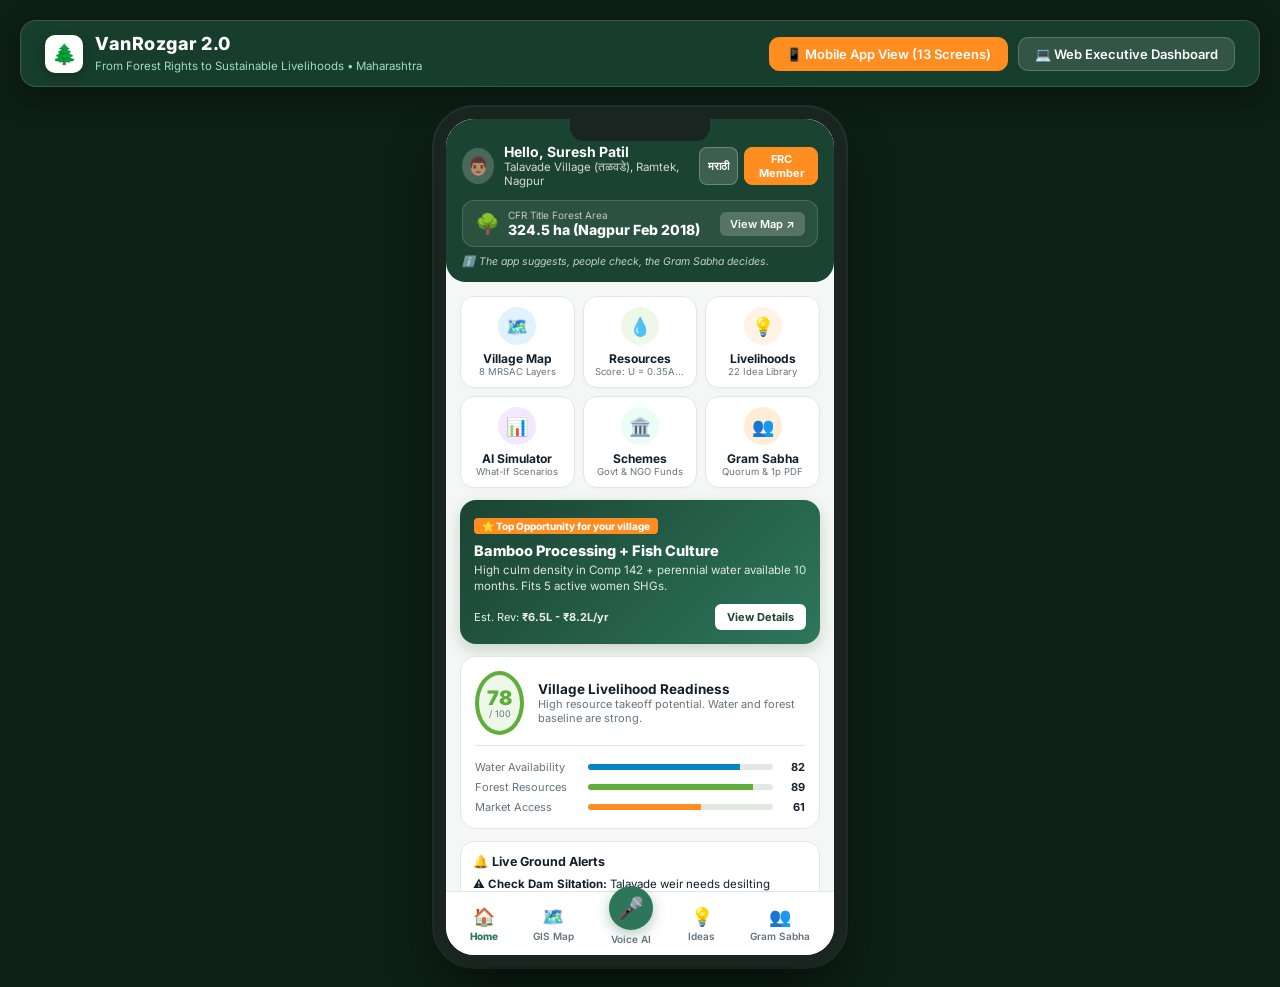
<file: web_preview/index.html>
<!DOCTYPE html>
<html lang="en">
<head>
  <meta charset="UTF-8">
  <meta name="viewport" content="width=device-width, initial-scale=1.0">
  <title>VanRozgar 2.0 - AI-Powered Village Livelihood Intelligence Platform</title>
  <link rel="preconnect" href="https://fonts.googleapis.com">
  <link rel="preconnect" href="https://fonts.gstatic.com" crossorigin>
  <link href="https://fonts.googleapis.com/css2?family=Inter:wght@400;500;600;700;800&family=Outfit:wght@600;700;800&display=swap" rel="stylesheet">
  <link rel="stylesheet" href="style.css">
</head>
<body>

  <!-- Top Navigation & Presentation Switcher Bar -->
  <header class="top-nav-bar">
    <div class="brand-title">
      <div class="brand-icon">🌲</div>
      <div class="brand-text">
        <h1>VanRozgar 2.0</h1>
        <span>From Forest Rights to Sustainable Livelihoods • Maharashtra</span>
      </div>
    </div>
    <div class="view-controls">
      <button class="btn-toggle active" id="btn-view-mobile" onclick="toggleDeviceView('mobile')">
        📱 Mobile App View (13 Screens)
      </button>
      <button class="btn-toggle" id="btn-view-web" onclick="toggleDeviceView('web')">
        💻 Web Executive Dashboard
      </button>
    </div>
  </header>

  <!-- Viewport Area -->
  <main class="viewport-container">

    <!-- 1. Mobile Simulator Frame -->
    <div class="mobile-device-frame" id="mobileFrame">
      <div class="mobile-notch"></div>

      <!-- Mobile Content Scrollable Viewport -->
      <div class="mobile-content">

        <!-- Persistent Green Header Bar -->
        <header class="green-header">
          <div class="header-top-row">
            <div class="user-info">
              <div class="avatar">👨🏽</div>
              <div class="user-details">
                <h3>Hello, Suresh Patil</h3>
                <p>Talavade Village (तळवडे), Ramtek, Nagpur</p>
              </div>
            </div>
            <div class="header-chips">
              <button class="chip-btn" onclick="alert('Language changed to Marathi / भाषा मराठी निवडली')">मराठी</button>
              <button class="chip-btn active-role" onclick="alert('Role: Forest Rights Committee (FRC) Member')">FRC Member</button>
            </div>
          </div>

          <div class="cfr-area-banner">
            <div class="cfr-stat">
              <span style="font-size: 20px;">🌳</span>
              <div class="cfr-stat-text">
                <p>CFR Title Forest Area</p>
                <h4>324.5 ha (Nagpur Feb 2018)</h4>
              </div>
            </div>
            <button class="btn-sm-white" onclick="showScreen('map')">View Map ↗</button>
          </div>

          <div class="tagline-motto">
            <span>ℹ️</span> The app suggests, people check, the Gram Sabha decides.
          </div>
        </header>

        <!-- SCREEN 1: HOME DASHBOARD -->
        <section class="screen-page active-screen" id="screen-home">
          <!-- 6 Quick Action Tiles -->
          <div class="action-grid">
            <div class="action-card" onclick="showScreen('map')">
              <div class="icon-circle" style="background: #E0F2FE; color: #0284C7;">🗺️</div>
              <h4>Village Map</h4>
              <p>8 MRSAC Layers</p>
            </div>
            <div class="action-card" onclick="showScreen('map')">
              <div class="icon-circle" style="background: #EDF8E9; color: var(--useful-green);">💧</div>
              <h4>Resources</h4>
              <p>Score: U = 0.35A...</p>
            </div>
            <div class="action-card" onclick="showScreen('ideas')">
              <div class="icon-circle" style="background: #FFF3E6; color: var(--secondary-orange);">💡</div>
              <h4>Livelihoods</h4>
              <p>22 Idea Library</p>
            </div>
            <div class="action-card" onclick="showScreen('simulator')">
              <div class="icon-circle" style="background: #F3E8FF; color: #8B5CF6;">📊</div>
              <h4>AI Simulator</h4>
              <p>What-If Scenarios</p>
            </div>
            <div class="action-card" onclick="showScreen('schemes')">
              <div class="icon-circle" style="background: #ECFDF5; color: #059669;">🏛️</div>
              <h4>Schemes</h4>
              <p>Govt & NGO Funds</p>
            </div>
            <div class="action-card" onclick="showScreen('gram-sabha')">
              <div class="icon-circle" style="background: #FFEDD5; color: #EA580C;">👥</div>
              <h4>Gram Sabha</h4>
              <p>Quorum & 1p PDF</p>
            </div>
          </div>

          <!-- AI Quick Insights Card -->
          <div class="insight-banner">
            <div class="insight-tag">⭐ Top Opportunity for your village</div>
            <h3>Bamboo Processing + Fish Culture</h3>
            <p>High culm density in Comp 142 + perennial water available 10 months. Fits 5 active women SHGs.</p>
            <div class="insight-footer">
              <span style="font-size: 11px; opacity: 0.9;">Est. Rev: <b>₹6.5L - ₹8.2L/yr</b></span>
              <button class="btn-insight-action" onclick="showScreen('ideas')">View Details</button>
            </div>
          </div>

          <!-- Livelihood Readiness Score Card -->
          <div class="readiness-card" onclick="showScreen('readiness')">
            <div class="readiness-top">
              <div class="readiness-dial">
                <h2>78</h2>
                <span>/ 100</span>
              </div>
              <div class="readiness-info">
                <h4>Village Livelihood Readiness</h4>
                <p>High resource takeoff potential. Water and forest baseline are strong.</p>
              </div>
            </div>
            <div style="margin-top: 10px; border-top: 1px solid var(--border); padding-top: 8px;">
              <div class="score-bar-row">
                <span class="score-label">Water Availability</span>
                <div class="progress-track"><div class="progress-fill" style="width: 82%; background: #0284C7;"></div></div>
                <span class="score-val">82</span>
              </div>
              <div class="score-bar-row">
                <span class="score-label">Forest Resources</span>
                <div class="progress-track"><div class="progress-fill" style="width: 89%; background: var(--useful-green);"></div></div>
                <span class="score-val">89</span>
              </div>
              <div class="score-bar-row">
                <span class="score-label">Market Access</span>
                <div class="progress-track"><div class="progress-fill" style="width: 61%; background: var(--secondary-orange);"></div></div>
                <span class="score-val">61</span>
              </div>
            </div>
          </div>

          <!-- Alerts Card -->
          <div style="background: white; border: 1px solid var(--border); border-radius: 14px; padding: 12px;">
            <h4 style="font-size: 12.5px; font-weight: 700; margin-bottom: 8px;">🔔 Live Ground Alerts</h4>
            <div style="font-size: 11.5px; color: var(--text-main); margin-bottom: 6px;">
              ⚠️ <b>Check Dam Siltation:</b> Talavade weir needs desilting before monsoon.
            </div>
            <div style="font-size: 11.5px; color: var(--text-main);">
              📈 <b>Market Demand:</b> Nagpur timber mandi rate for treated bamboo is ₹55-70/pc.
            </div>
          </div>
        </section>

        <!-- SCREEN 2: AI + GIS RESOURCE MAP -->
        <section class="screen-page" id="screen-map">
          <div style="display: flex; gap: 6px; overflow-x: auto; padding-bottom: 4px;">
            <button class="chip-btn active-role">All</button>
            <button class="chip-btn">Water</button>
            <button class="chip-btn">Forest</button>
            <button class="chip-btn">Grazing</button>
          </div>

          <!-- Interactive Canvas Map -->
          <div class="map-canvas-container">
            <canvas id="gisMapCanvas" width="380" height="240"></canvas>
            <!-- Clickable Resource Pins -->
            <div class="map-pin" id="pin-res_check_dam_1" style="left: 28%; top: 35%; background: var(--map-water, #0284C7);" onclick="selectResourcePin('res_check_dam_1')">💧</div>
            <div class="map-pin selected" id="pin-res_pond_1" style="left: 62%; top: 42%; background: #0284C7;" onclick="selectResourcePin('res_pond_1')">🌊</div>
            <div class="map-pin" id="pin-res_bamboo_1" style="left: 20%; top: 72%; background: var(--useful-green);" onclick="selectResourcePin('res_bamboo_1')">🎋</div>
            <div class="map-pin" id="pin-res_grazing_1" style="left: 78%; top: 65%; background: #84CC16;" onclick="selectResourcePin('res_grazing_1')">🌱</div>

            <div style="position: absolute; top: 8px; left: 8px; background: rgba(0,0,0,0.7); color: white; padding: 3px 6px; border-radius: 4px; font-size: 9.5px;">
              MRSAC Geoportal 8-Layer • WGS-84 (6° Corr.)
            </div>
          </div>

          <!-- Selected Resource Inspector Box -->
          <div id="resource-inspector-box" style="background: white; border: 1px solid var(--border); border-radius: 14px; padding: 12px;">
            <!-- Rendered by JS -->
          </div>
        </section>

        <!-- SCREEN 3: RESOURCE DETAIL (AI ANALYSIS) -->
        <section class="screen-page" id="screen-resource-detail">
          <button class="btn-sm-white" style="background: var(--primary); align-self: flex-start;" onclick="showScreen('map')">← Back to Map</button>
          <div style="background: white; border: 1px solid var(--border); border-radius: 14px; padding: 14px;">
            <div style="height: 120px; background: #1A3E2D; border-radius: 10px; display: flex; align-items: center; justify-content: center; color: white; font-size: 28px; margin-bottom: 10px;">
              🌊 Gaon Talao (Perennial Pond)
            </div>
            <h3 style="font-size: 16px; font-weight: 800;">Pond / Community Water Body</h3>
            <p style="font-size: 11.5px; color: var(--text-muted); margin-bottom: 8px;">Survey #18/1 • 2.4 ha • Gram Sabha Talavade</p>
            
            <div style="background: var(--useful-green-bg); color: var(--useful-green); padding: 8px; border-radius: 8px; font-weight: 700; font-size: 12px; margin-bottom: 10px;">
              Score: 0.84 • Useful (उपयुक्त) [Formula: U = 0.35A + 0.25C + 0.25S + 0.15R]
            </div>

            <p style="font-size: 12px; line-height: 1.4; color: var(--text-main); margin-bottom: 10px;">
              <b>AI Ground Assessment:</b> Perennial water available 10 months. Optimal depth (2.4m) with minimal seepage. High suitability for composite carp fish culture and livestock watering.
            </p>

            <button class="btn-primary-orange" onclick="openVerifyModal()">Verify on Ground / क्षेत्रीय पडताळणी</button>
          </div>
        </section>

        <!-- SCREEN 4: AI RESOURCE GROUND VERIFICATION -->
        <section class="screen-page" id="screen-resource-verify">
          <button class="btn-sm-white" style="background: var(--primary); align-self: flex-start;" onclick="showScreen('map')">← Cancel</button>
          <div style="background: white; border: 1px solid var(--border); border-radius: 14px; padding: 14px;">
            <h3 style="font-size: 15px; font-weight: 800; margin-bottom: 6px;">📸 AI Ground Verification Form</h3>
            <div style="background: #1B3528; color: white; padding: 10px; border-radius: 8px; font-size: 11px; margin-bottom: 12px;">
              📷 <b>AI Edge Tags:</b> Water Level: 85% • Condition: Good • Match with Map: 96%
            </div>

            <!-- 4 Sliders -->
            <div class="slider-group">
              <label><span>1. Season Availability (A: 35%)</span><b id="v-a-val">90%</b></label>
              <input type="range" id="v-a" min="0" max="100" value="90">
            </div>
            <div class="slider-group">
              <label><span>2. Physical Condition (C: 25%)</span><b id="v-c-val">Good</b></label>
              <input type="range" id="v-c" min="0" max="100" value="80">
            </div>
            <div class="slider-group">
              <label><span>3. Seasonality Months/12 (S: 25%)</span><b id="v-s-val">10 mo</b></label>
              <input type="range" id="v-s" min="0" max="100" value="83">
            </div>
            <div class="slider-group">
              <label><span>4. Reach & Access (R: 15%)</span><b id="v-r-val">95%</b></label>
              <input type="range" id="v-r" min="0" max="100" value="95">
            </div>

            <div style="background: var(--background); padding: 10px; border-radius: 8px; text-align: center; margin-bottom: 12px;">
              <span style="font-size: 11px; color: var(--text-muted);">Recalculated Utility Score (U):</span>
              <h2 id="live-score-display" style="color: var(--primary); font-size: 24px; font-weight: 900;">0.84</h2>
              <b id="live-label-display" style="font-size: 12px; color: var(--useful-green);">Label: Useful (उपयुक्त)</b>
            </div>

            <button class="btn-primary-green" style="width: 100%;" onclick="saveVerification()">Submit Verification / नोंद सेव्ह करा</button>
          </div>
        </section>

        <!-- SCREEN 5: LIVELIHOOD IDEAS (22 LIBRARY) -->
        <section class="screen-page" id="screen-ideas">
          <div style="display: flex; justify-content: space-between; align-items: center; margin-bottom: 4px;">
            <h3 style="font-size: 15px; font-weight: 800;">Ranked Livelihood Ideas</h3>
            <button class="btn-sm-white" style="background: var(--secondary-orange);" onclick="openWhyNotOthersModal()">Why not others?</button>
          </div>
          <div id="ideas-list-container">
            <!-- Rendered by JS -->
          </div>
        </section>

        <!-- SCREEN 6: WHAT-IF LIVELIHOOD SIMULATOR -->
        <section class="screen-page" id="screen-simulator">
          <h3 style="font-size: 15px; font-weight: 800;">AI What-If Livelihood Simulator</h3>
          <p style="font-size: 11.5px; color: var(--text-muted); margin-bottom: 10px;">Select resource and adjust live parameters:</p>

          <div style="background: white; border: 1px solid var(--border); border-radius: 14px; padding: 14px; margin-bottom: 10px;">
            <div class="slider-group">
              <label><span>Capital Investment:</span><b id="sim-inv-val">₹2.0 Lakhs</b></label>
              <input type="range" id="sim-investment" min="0.5" max="5.0" step="0.1" value="2.0">
            </div>
            <div class="slider-group">
              <label><span>Water Allocation (Fish / Agri):</span><b id="sim-water-val">60% / 40%</b></label>
              <input type="range" id="sim-water" min="20" max="80" step="5" value="60">
            </div>
            <div class="slider-group">
              <label><span>Participating Households:</span><b id="sim-shg-val">15 families</b></label>
              <input type="range" id="sim-shg" min="5" max="40" step="1" value="15">
            </div>
          </div>

          <div style="background: linear-gradient(135deg, #1B4332 0%, #2D765C 100%); color: white; border-radius: 14px; padding: 14px;">
            <h4 style="font-size: 13.5px; margin-bottom: 8px;">Simulated Annual Outcome</h4>
            <div style="display: flex; justify-content: space-around; text-align: center;">
              <div>
                <span style="font-size: 10px; opacity: 0.8;">Net Revenue</span>
                <h3 id="sim-result-rev" style="font-size: 17px; font-weight: 900;">₹4.20L</h3>
              </div>
              <div>
                <span style="font-size: 10px; opacity: 0.8;">Labor Created</span>
                <h3 id="sim-result-days" style="font-size: 17px; font-weight: 900;">310 days</h3>
              </div>
              <div>
                <span style="font-size: 10px; opacity: 0.8;">Fit Score</span>
                <h3 id="sim-result-fit" style="font-size: 17px; font-weight: 900; color: #86EFAC;">92%</h3>
              </div>
            </div>
          </div>

          <button class="btn-primary-orange" style="margin-top: 10px;" onclick="alert('Scenario saved to Gram Sabha resolution agenda!')">Adopt in Gram Sabha Plan</button>
        </section>

        <!-- SCREEN 7: MARATHI VOICE AI ASSISTANT -->
        <section class="screen-page" id="screen-voice">
          <div style="display: flex; justify-content: space-between; align-items: center; margin-bottom: 6px;">
            <h3 style="font-size: 15px; font-weight: 800;">Marathi Voice AI (मराठी व्हॉईस AI)</h3>
            <span style="font-size: 10px; background: var(--useful-green-bg); color: var(--useful-green); padding: 2px 6px; border-radius: 4px; font-weight: 700;">Number Rule Active</span>
          </div>

          <div style="display: flex; gap: 6px; overflow-x: auto; padding-bottom: 6px;">
            <button class="btn-sm-white" style="background: white; color: var(--primary); border: 1px solid var(--border);" onclick="sendVoiceMessage('आमच्या गावात कोणता व्यवसाय करावा?')">"कोणता व्यवसाय करावा?"</button>
            <button class="btn-sm-white" style="background: white; color: var(--primary); border: 1px solid var(--border);" onclick="sendVoiceMessage('बांबू प्रक्रिया केंद्रासाठी काय लागेल?')">"बांबू केंद्र अनुदान?"</button>
          </div>

          <div class="chat-container">
            <div id="chat-messages-container" style="flex: 1; overflow-y: auto; padding-right: 4px;">
              <div class="chat-bubble ai">
                नमस्कार! मी वनरोजगार व्हॉईस एआय आहे. आपल्या गावातील वन हक्क, उपलब्ध संसाधने आणि बाजारभावाविषयी प्रश्न विचारा.
              </div>
            </div>

            <!-- Chat Input Bar -->
            <div style="display: flex; gap: 6px; margin-top: 8px;">
              <button class="voice-circle-btn" style="width: 38px; height: 38px; font-size: 16px;" onclick="sendVoiceMessage('आमच्या गावात कोणता व्यवसाय करावा?')">🎤</button>
              <input type="text" id="chat-input" placeholder="प्रश्न विचारा किंवा टाइप करा..." style="flex: 1; padding: 10px; border-radius: 20px; border: 1px solid var(--border); font-size: 12px;">
              <button class="btn-primary-green" style="border-radius: 20px; padding: 8px 14px;" onclick="sendVoiceMessage()">Send</button>
            </div>
          </div>
        </section>

        <!-- SCREEN 8: GRAM SABHA ASSISTANT & QUORUM -->
        <section class="screen-page" id="screen-gram-sabha">
          <h3 style="font-size: 15px; font-weight: 800;">Gram Sabha Assistant & Resolution</h3>
          <div style="background: white; border: 1px solid var(--border); border-radius: 14px; padding: 12px; margin-top: 6px;">
            <div style="display: flex; justify-content: space-between; margin-bottom: 6px;">
              <span style="font-size: 12px; font-weight: 700;">Quorum Status (Rule 4(2)):</span>
              <span style="background: var(--useful-green-bg); color: var(--useful-green); font-weight: 800; font-size: 11px; padding: 2px 6px; border-radius: 4px;">Quorum Met ✓</span>
            </div>
            <p style="font-size: 11.5px; color: var(--text-muted); margin-bottom: 10px;">Total Eligible: 320 • Present: 184 (82 Women)</p>
            <button class="btn-primary-orange" onclick="openPdfReportModal()">📄 Generate 1-Page A4 PDF Summary</button>
          </div>
        </section>

        <!-- SCREEN 9: SCHEMES -->
        <section class="screen-page" id="screen-schemes">
          <h3 style="font-size: 15px; font-weight: 800; margin-bottom: 8px;">Government & NGO Schemes</h3>
          <div class="action-card" style="text-align: left; padding: 12px; margin-bottom: 8px;">
            <span style="background: var(--primary-light); color: var(--primary-dark); font-weight: 700; font-size: 10.5px; padding: 2px 6px; border-radius: 4px;">Central Govt</span>
            <h4 style="font-size: 13.5px; margin-top: 4px;">National Bamboo Mission (NBM)</h4>
            <p style="font-size: 11.5px; color: var(--text-main); margin: 4px 0;">50% capital subsidy for bamboo treatment & furniture machinery.</p>
            <span style="font-size: 11px; color: var(--primary); font-weight: 700;">Subsidy: 50% Capital Grant</span>
          </div>
          <div class="action-card" style="text-align: left; padding: 12px; margin-bottom: 8px;">
            <span style="background: var(--primary-light); color: var(--primary-dark); font-weight: 700; font-size: 10.5px; padding: 2px 6px; border-radius: 4px;">TRIFED</span>
            <h4 style="font-size: 13.5px; margin-top: 4px;">Pradhan Mantri Van Dhan Vikas Yojana</h4>
            <p style="font-size: 11.5px; color: var(--text-main); margin: 4px 0;">₹15 Lakh 100% grant per cluster of 300 tribal MFP gatherers.</p>
            <span style="font-size: 11px; color: var(--primary); font-weight: 700;">Subsidy: ₹15L 100% Grant</span>
          </div>
        </section>

        <!-- SCREEN 10: READINESS INDEX FULL VIEW -->
        <section class="screen-page" id="screen-readiness">
          <h3 style="font-size: 15px; font-weight: 800;">Village Livelihood Readiness (78/100)</h3>
          <div class="readiness-card" style="margin-top: 8px;">
            <div class="score-bar-row"><span class="score-label">Water Availability</span><div class="progress-track"><div class="progress-fill" style="width: 82%;"></div></div><span class="score-val">82</span></div>
            <div class="score-bar-row"><span class="score-label">Land Potential</span><div class="progress-track"><div class="progress-fill" style="width: 74%;"></div></div><span class="score-val">74</span></div>
            <div class="score-bar-row"><span class="score-label">Forest Resources</span><div class="progress-track"><div class="progress-fill" style="width: 89%;"></div></div><span class="score-val">89</span></div>
            <div class="score-bar-row"><span class="score-label">Local Skills</span><div class="progress-track"><div class="progress-fill" style="width: 68%;"></div></div><span class="score-val">68</span></div>
            <div class="score-bar-row"><span class="score-label">Market Access</span><div class="progress-track"><div class="progress-fill" style="width: 61%;"></div></div><span class="score-val">61</span></div>
            <div class="score-bar-row"><span class="score-label">Infrastructure</span><div class="progress-track"><div class="progress-fill" style="width: 72%;"></div></div><span class="score-val">72</span></div>
            <div class="score-bar-row"><span class="score-label">Sustainability</span><div class="progress-track"><div class="progress-fill" style="width: 85%;"></div></div><span class="score-val">85</span></div>
          </div>
          <div style="background: var(--not-useful-red-bg); border: 1px solid var(--not-useful-red); border-radius: 12px; padding: 12px; margin-top: 10px;">
            <h4 style="color: var(--not-useful-red); font-size: 12.5px;">⚠️ Major Constraint: Market Connectivity</h4>
            <p style="font-size: 11.5px; margin-top: 4px;">Distance to Ramtek mandi is 14 km on semi-paved road. Value addition on-site is crucial.</p>
          </div>
        </section>

      </div>

      <!-- Bottom Tab Navigation -->
      <nav class="bottom-nav">
        <div class="nav-item active" data-target="home">
          <span class="nav-icon" style="font-size: 18px;">🏠</span>
          <span>Home</span>
        </div>
        <div class="nav-item" data-target="map">
          <span class="nav-icon" style="font-size: 18px;">🗺️</span>
          <span>GIS Map</span>
        </div>
        <div class="nav-item voice-center" data-target="voice">
          <div class="voice-circle-btn">🎤</div>
          <span>Voice AI</span>
        </div>
        <div class="nav-item" data-target="ideas">
          <span class="nav-icon" style="font-size: 18px;">💡</span>
          <span>Ideas</span>
        </div>
        <div class="nav-item" data-target="gram-sabha">
          <span class="nav-icon" style="font-size: 18px;">👥</span>
          <span>Gram Sabha</span>
        </div>
      </nav>
    </div>

    <!-- 2. Web Executive Dashboard View -->
    <div class="web-dashboard-view" id="webDashboard">
      <div style="background: var(--primary-dark); color: white; padding: 18px 24px; display: flex; justify-content: space-between; align-items: center;">
        <div>
          <h2 style="font-size: 20px; font-weight: 800;">VanRozgar 2.0 • Village Overview Dashboard</h2>
          <p style="font-size: 12px; opacity: 0.8;">Talavade Village (तळवडे) • Ramtek, Nagpur • CFR Area: 324.5 ha</p>
        </div>
        <button class="btn-sm-white" style="background: var(--secondary-orange);" onclick="openPdfReportModal()">Print CFR Management Plan (PDF)</button>
      </div>

      <div style="padding: 24px; display: grid; grid-template-columns: 2fr 1fr; gap: 20px;">
        <div>
          <!-- Top Opportunities Table -->
          <div style="background: white; border: 1px solid var(--border); border-radius: 16px; padding: 20px; margin-bottom: 20px;">
            <h3 style="font-size: 16px; font-weight: 800; margin-bottom: 12px;">🏆 Top Ranked Livelihood Opportunities</h3>
            <table style="width: 100%; border-collapse: collapse; font-size: 13px;">
              <thead>
                <tr style="border-bottom: 2px solid var(--border); text-align: left;">
                  <th style="padding: 8px;">Rank</th>
                  <th style="padding: 8px;">Livelihood Idea</th>
                  <th style="padding: 8px;">Est. Revenue</th>
                  <th style="padding: 8px;">Capital</th>
                  <th style="padding: 8px;">Fit Score</th>
                </tr>
              </thead>
              <tbody>
                <tr style="border-bottom: 1px solid var(--border);">
                  <td style="padding: 10px 8px; font-weight: 800;">#1</td>
                  <td style="padding: 10px 8px;"><b>Bamboo Craft & Processing</b><br><span style="font-size: 11px; color: var(--text-muted);">Comp 142 • 45,000 culms</span></td>
                  <td style="padding: 10px 8px; color: var(--primary); font-weight: 700;">₹6.5L - ₹8.2L</td>
                  <td style="padding: 10px 8px;">₹2.2L</td>
                  <td style="padding: 10px 8px;"><b style="color: var(--useful-green);">92%</b></td>
                </tr>
                <tr style="border-bottom: 1px solid var(--border);">
                  <td style="padding: 10px 8px; font-weight: 800;">#2</td>
                  <td style="padding: 10px 8px;"><b>Fishery in Community Pond</b><br><span style="font-size: 11px; color: var(--text-muted);">Gaon Talao • 2.4 ha</span></td>
                  <td style="padding: 10px 8px; color: var(--primary); font-weight: 700;">₹3.1L - ₹5.4L</td>
                  <td style="padding: 10px 8px;">₹1.5L</td>
                  <td style="padding: 10px 8px;"><b style="color: var(--useful-green);">87%</b></td>
                </tr>
                <tr style="border-bottom: 1px solid var(--border);">
                  <td style="padding: 10px 8px; font-weight: 800;">#3</td>
                  <td style="padding: 10px 8px;"><b>Goat Breeding & Fodder Bank</b><br><span style="font-size: 11px; color: var(--text-muted);">Gairan Land • 34 ha</span></td>
                  <td style="padding: 10px 8px; color: var(--primary); font-weight: 700;">₹3.2L - ₹4.8L</td>
                  <td style="padding: 10px 8px;">₹1.8L</td>
                  <td style="padding: 10px 8px;"><b style="color: var(--useful-green);">78%</b></td>
                </tr>
              </tbody>
            </table>
          </div>

          <!-- GIS Map Preview Box -->
          <div style="background: white; border: 1px solid var(--border); border-radius: 16px; padding: 20px;">
            <h3 style="font-size: 16px; font-weight: 800; margin-bottom: 12px;">🗺️ CFR Resource Spatial Boundary</h3>
            <div style="height: 240px; background: #173627; border-radius: 12px; display: flex; align-items: center; justify-content: center; color: white;">
              <div style="text-align: center;">
                <span style="font-size: 32px;">🛰️</span>
                <p style="font-size: 13px; font-weight: 600; margin-top: 6px;">MRSAC 8-Layer Water, Forest & Cadastral Overlay</p>
                <span style="font-size: 11px; opacity: 0.7;">Nagpur District • 49,464.21 ha CFR Ledger</span>
              </div>
            </div>
          </div>
        </div>

        <!-- Right Column: Readiness & Quorum Summary -->
        <div>
          <div class="readiness-card" style="margin-bottom: 20px;">
            <h3 style="font-size: 15px; font-weight: 800; margin-bottom: 10px;">Livelihood Readiness: 78/100</h3>
            <div class="score-bar-row"><span class="score-label">Water</span><div class="progress-track"><div class="progress-fill" style="width: 82%;"></div></div><span class="score-val">82</span></div>
            <div class="score-bar-row"><span class="score-label">Forest</span><div class="progress-track"><div class="progress-fill" style="width: 89%;"></div></div><span class="score-val">89</span></div>
            <div class="score-bar-row"><span class="score-label">Skills</span><div class="progress-track"><div class="progress-fill" style="width: 68%;"></div></div><span class="score-val">68</span></div>
            <div class="score-bar-row"><span class="score-label">Market</span><div class="progress-track"><div class="progress-fill" style="width: 61%;"></div></div><span class="score-val">61</span></div>
          </div>

          <div style="background: white; border: 1px solid var(--border); border-radius: 16px; padding: 20px;">
            <h3 style="font-size: 15px; font-weight: 800; margin-bottom: 10px;">🏛️ Gram Sabha Status</h3>
            <p style="font-size: 12.5px; color: var(--text-main);">Meeting Date: <b>14 Oct 2026</b></p>
            <p style="font-size: 12.5px; color: var(--text-main); margin: 4px 0;">Quorum (Rule 4(2)): <b style="color: var(--useful-green);">Valid (184 present)</b></p>
            <p style="font-size: 12.5px; color: var(--text-main);">Resolution No: <b>GS-TAL-2026/04</b></p>
            <button class="btn-primary-green" style="width: 100%; margin-top: 14px;" onclick="openPdfReportModal()">Download 1-Page Summary</button>
          </div>
        </div>
      </div>
    </div>

  </main>

  <!-- MODAL 1: Why Not Others? (Legal Gating) -->
  <div class="modal-overlay" id="whyNotOthersModal">
    <div class="modal-box">
      <div style="display: flex; justify-content: space-between; align-items: center; margin-bottom: 12px;">
        <h3 style="font-size: 17px; font-weight: 800;">Why Not Other Ideas? (Legal Gates)</h3>
        <button onclick="closeWhyNotOthersModal()" style="border: none; background: none; font-size: 20px; cursor: pointer;">✕</button>
      </div>
      <p style="font-size: 12px; color: var(--text-muted); margin-bottom: 14px;">
        VanRozgar applies 4 strict FRA 2006 legal gates before any idea can be recommended to the village:
      </p>

      <div style="background: var(--not-useful-red-bg); border: 1px solid var(--not-useful-red); border-radius: 10px; padding: 12px; margin-bottom: 10px;">
        <h4 style="color: var(--not-useful-red); font-size: 13px;">❌ Commercial Teak Timber Felling</h4>
        <p style="font-size: 11.5px; margin-top: 4px;"><b>REJECTED:</b> Violates FRA Section 5 (Prohibits felling timber and destroying canopy/biodiversity).</p>
      </div>

      <div style="background: var(--not-useful-red-bg); border: 1px solid var(--not-useful-red); border-radius: 10px; padding: 12px; margin-bottom: 10px;">
        <h4 style="color: var(--not-useful-red); font-size: 13px;">❌ Commercial Resort Forest Land Lease</h4>
        <p style="font-size: 11.5px; margin-top: 4px;"><b>REJECTED:</b> Violates FRA Section 4(4) (Strictly bans alienation, lease or sale of forest land).</p>
      </div>

      <button class="btn-primary-green" style="width: 100%; margin-top: 10px;" onclick="closeWhyNotOthersModal()">Understood</button>
    </div>
  </div>

  <!-- MODAL 2: 1-Page A4 Gram Sabha Summary -->
  <div class="modal-overlay" id="pdfReportModal">
    <div class="modal-box">
      <div style="display: flex; justify-content: space-between; align-items: center; margin-bottom: 12px;">
        <h3 style="font-size: 17px; font-weight: 800;">📄 Gram Sabha 1-Page A4 Summary (Rule 4(1)(f))</h3>
        <button onclick="closePdfReportModal()" style="border: none; background: none; font-size: 20px; cursor: pointer;">✕</button>
      </div>
      <pre style="background: var(--background); padding: 14px; border-radius: 10px; font-family: monospace; font-size: 11px; line-height: 1.4; overflow-x: auto; white-space: pre-wrap;">
===============================================================
          VANROZGAR 2.0 - GRAM SABHA LIVELIHOOD SUMMARY         
         (Under Forest Rights Act 2006 & Rule 4(1)(f))          
===============================================================
Village: Talavade | Taluka: Ramtek | District: Nagpur
Recognised CFR Area: 324.5 Hectares | Households: 184
Date: 06/10/2026

1. CFR RESOURCE AUDIT SUMMARY:
   • Useful Resources:        4 assets (Pond, Bamboo, Well, Flora)
   • Partly Useful Resources: 2 assets (Check Dam needs desilting)
   • Not Useful Resources:    1 asset (Canal breach)

2. TOP 3 RANKED LIVELIHOOD PROPOSALS:
   #1 [Score: 92%] Bamboo Craft & Product Processing
      - Annual Rev: ₹6.5L - ₹8.2L | Investment: ₹2.20L | 320 Days
      - Legal Base: FRA Sec 3(1)(c) Minor Forest Produce Ownership
   #2 [Score: 87%] Fishery in Existing Ponds & Check Dams
      - Annual Rev: ₹3.1L - ₹5.4L | Investment: ₹1.50L | 180 Days
   #3 [Score: 78%] Goat Rearing & Silage Fodder Bank
      - Annual Rev: ₹3.2L - ₹4.8L | Investment: ₹1.80L | 220 Days

3. GRAM SABHA ATTENDANCE & QUORUM RECORD:
   • Total Voters: 320 | Present: 184 (82 Women)
   • Quorum Met (Rule 4(2)): YES (Valid Meeting)
   • Resolution No: GS-TAL-2026/04
   • Assigned Leaders:
      - Bamboo Processing: Suresh Patil (Van Dhan Vikas Kendra)
      - Pond Fisheries: Anand Bhalavi (Matsya SHG)

DISCLAIMER: This document is an advisory decision-support record.
The Gram Sabha holds supreme constitutional authority under FRA.
===============================================================
      </pre>
      <div style="display: flex; gap: 10px; margin-top: 14px;">
        <button class="btn-primary-orange" style="flex: 1;" onclick="alert('Print Job Sent! Document exported as PDF.')">🖨️ Print / Save PDF</button>
        <button class="btn-primary-green" style="flex: 1;" onclick="closePdfReportModal()">Close</button>
      </div>
    </div>
  </div>

  <script src="app.js"></script>
</body>
</html>
</file>
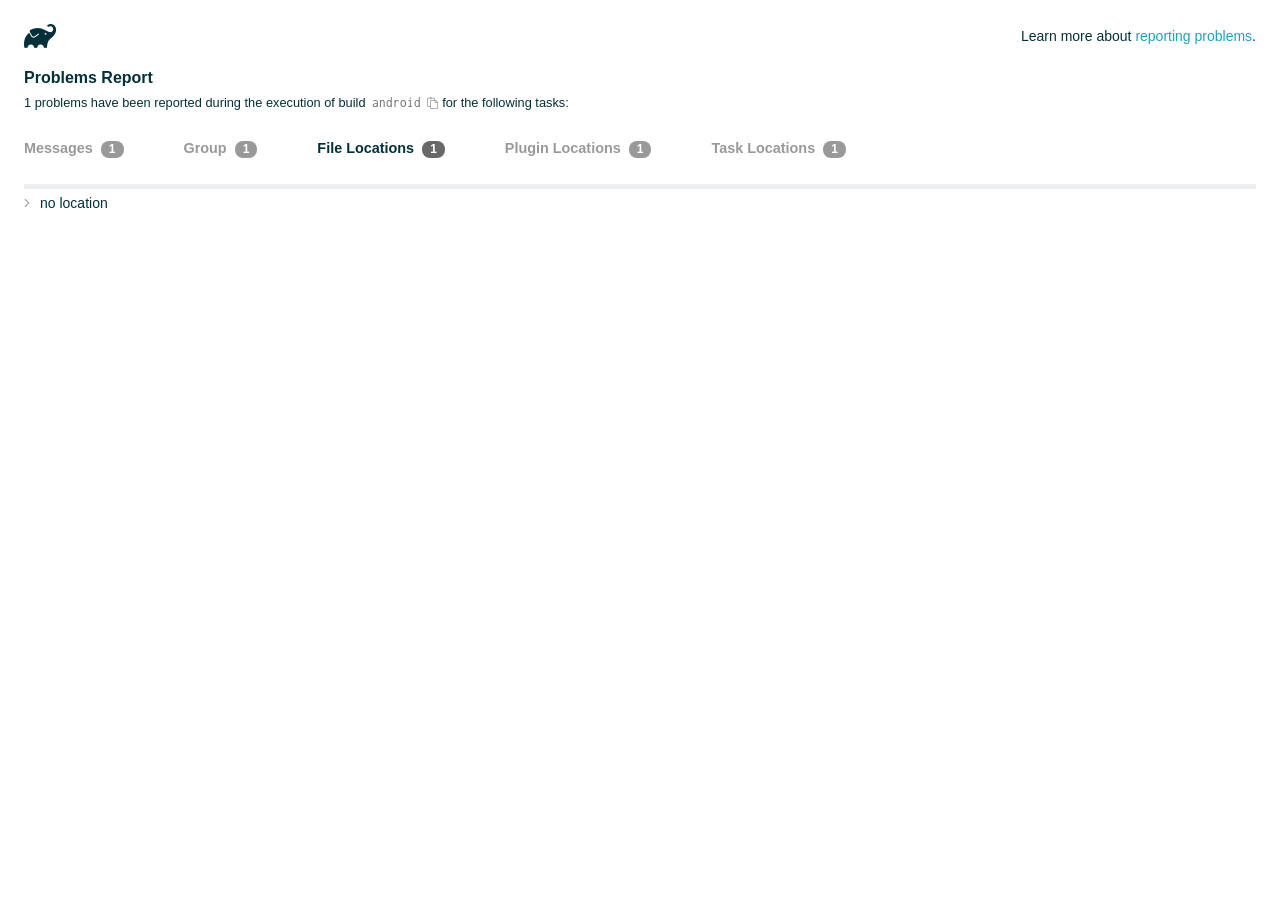
<file: android/build/reports/problems/problems-report.html>
<!DOCTYPE html>

<html lang="en">
<head>
    <!-- Required meta tags -->
    <meta charset="utf-8">
    <meta name="viewport" content="width=device-width, initial-scale=1, shrink-to-fit=no">

                    <style type="text/css">
                /*! normalize.css v7.0.0 | MIT License | github.com/necolas/normalize.css */
html {
    line-height: 1.15;
    -ms-text-size-adjust: 100%;
    -webkit-text-size-adjust: 100%
}

body {
    margin: 0
}

article, aside, footer, header, nav, section {
    display: block
}

h1 {
    font-size: 2em;
    margin: .67em 0
}

figcaption, figure, main {
    display: block
}

figure {
    margin: 1em 40px
}

hr {
    box-sizing: content-box;
    height: 0;
    overflow: visible
}

pre {
    font-family: monospace, monospace;
    font-size: 1em
}

a {
    background-color: transparent;
    -webkit-text-decoration-skip: objects
}

abbr[title] {
    border-bottom: none;
    text-decoration: underline;
    text-decoration: underline dotted
}

b, strong {
    font-weight: inherit
}

b, strong {
    font-weight: bolder
}

code, kbd, samp {
    font-family: monospace, monospace;
    font-size: 1em
}

dfn {
    font-style: italic
}

mark {
    background-color: #ff0;
    color: #000
}

small {
    font-size: 80%
}

sub, sup {
    font-size: 75%;
    line-height: 0;
    position: relative;
    vertical-align: baseline
}

sub {
    bottom: -.25em
}

sup {
    top: -.5em
}

audio, video {
    display: inline-block
}

audio:not([controls]) {
    display: none;
    height: 0
}

img {
    border-style: none
}

svg:not(:root) {
    overflow: hidden
}

button, input, optgroup, select, textarea {
    font-family: sans-serif;
    font-size: 100%;
    line-height: 1.15;
    margin: 0
}

button, input {
    overflow: visible
}

button, select {
    text-transform: none
}

[type=reset], [type=submit], button, html [type=button] {
    -webkit-appearance: button
}

[type=button]::-moz-focus-inner, [type=reset]::-moz-focus-inner, [type=submit]::-moz-focus-inner, button::-moz-focus-inner {
    border-style: none;
    padding: 0
}

[type=button]:-moz-focusring, [type=reset]:-moz-focusring, [type=submit]:-moz-focusring, button:-moz-focusring {
    outline: 1px dotted ButtonText
}

fieldset {
    padding: .35em .75em .625em
}

legend {
    box-sizing: border-box;
    color: inherit;
    display: table;
    max-width: 100%;
    padding: 0;
    white-space: normal
}

progress {
    display: inline-block;
    vertical-align: baseline
}

textarea {
    overflow: auto
}

[type=checkbox], [type=radio] {
    box-sizing: border-box;
    padding: 0
}

[type=number]::-webkit-inner-spin-button, [type=number]::-webkit-outer-spin-button {
    height: auto
}

[type=search] {
    -webkit-appearance: textfield;
    outline-offset: -2px
}

[type=search]::-webkit-search-cancel-button, [type=search]::-webkit-search-decoration {
    -webkit-appearance: none
}

::-webkit-file-upload-button {
    -webkit-appearance: button;
    font: inherit
}

details, menu {
    display: block
}

summary {
    display: list-item
}

canvas {
    display: inline-block
}

template {
    display: none
}

[hidden] {
    display: none
}

/* configuration cache styles */

.report-wrapper {
    margin: 0;
    padding: 0 24px;
}

.gradle-logo {
    width: 32px;
    height: 24px;
    background-image: url("[data-uri]");
    background-size: contain;
}

.header {
    display: flex;
    flex-wrap: wrap;
    top: 0;
    left: 0;
    width: 100%;
    padding-top: 24px;
    background-color: white;
}

.learn-more {
    margin-left: auto;
    align-self: center;
    font-size: 0.875rem;
    font-weight: normal;
}

.title {
    display: flex;
    align-items: center;
    padding: 18px 0 24px 0;
    flex: 1 0 100%;
}

.content {
    font-size: 0.875rem;
    white-space: nowrap;
}

.content ol:first-of-type {
    margin: 0;
}

.tree-btn {
    cursor: pointer;
    display: inline-block;
    width: 16px;
    height: 16px;
    background-size: contain;
    background-repeat: no-repeat;
    vertical-align: middle;
    margin-top: -0.2em;
}

.tree-btn.collapsed {
    background-image: url('data:image/svg+xml;utf8,<svg xmlns="http://www.w3.org/2000/svg" viewBox="0 0 192 512"><path d="M166.9 264.5l-117.8 116c-4.7 4.7-12.3 4.7-17 0l-7.1-7.1c-4.7-4.7-4.7-12.3 0-17L127.3 256 25.1 155.6c-4.7-4.7-4.7-12.3 0-17l7.1-7.1c4.7-4.7 12.3-4.7 17 0l117.8 116c4.6 4.7 4.6 12.3-.1 17z" fill="%23999999" stroke="%23999999"/></svg>');
}

.tree-btn.expanded {
    background-image: url('data:image/svg+xml;utf8,<svg xmlns="http://www.w3.org/2000/svg" viewBox="0 0 256 512"><path d="M119.5 326.9L3.5 209.1c-4.7-4.7-4.7-12.3 0-17l7.1-7.1c4.7-4.7 12.3-4.7 17 0L128 287.3l100.4-102.2c4.7-4.7 12.3-4.7 17 0l7.1 7.1c4.7 4.7 4.7 12.3 0 17L136.5 327c-4.7 4.6-12.3 4.6-17-.1z" fill="%23999999" stroke="%23999999"/></svg>');
}

ul .tree-btn {
    margin-right: 3px;
}

.leaf-icon {
    display: inline-block;
    width: 16px;
    height: 16px;
    background-image: url('data:image/svg+xml;utf8,<svg xmlns="http://www.w3.org/2000/svg" viewBox="0 0 256 512"><path d="M32 256 H224" stroke="%23999999" stroke-width="48" stroke-linecap="round"/></svg>');
    background-size: contain;
    background-repeat: no-repeat;
    vertical-align: middle;
    margin-top: -0.2em;
}

.invisible-text {
    user-select: all; /* Allow the text to be selectable */
    color: transparent; /* Hide the text */
    text-indent: -9999px; /* Move the text out of view */
    position: relative;
    white-space: pre; /* Preserve meaningful whitespace in the invisible text for copying */
}

.text-for-copy {
    display: inline-block;
}

.enum-icon {
    display: inline-block;
    width: 16px;
    height: 16px;
    background-image: url('data:image/svg+xml;utf8,<svg xmlns="http://www.w3.org/2000/svg" viewBox="0 0 1024 1024"><circle cx="512" cy="512" r="200" /></svg>');
    background-size: contain;
    background-repeat: no-repeat;
    vertical-align: middle;
    margin-inline-start: 0.5ex;
    margin-inline-end: 0.5ex;
    margin-top: -0.2em;
}

.error-icon {
    display: inline-block;
    width: 16px;
    height: 16px;
    background-image: url('data:image/svg+xml;utf8,<svg xmlns="http://www.w3.org/2000/svg" viewBox="0 0 320 512"><path d="M193.94 256L296.5 153.44l21.15-21.15c3.12-3.12 3.12-8.19 0-11.31l-22.63-22.63c-3.12-3.12-8.19-3.12-11.31 0L160 222.06 36.29 98.34c-3.12-3.12-8.19-3.12-11.31 0L2.34 120.97c-3.12 3.12-3.12 8.19 0 11.31L126.06 256 2.34 379.71c-3.12 3.12-3.12 8.19 0 11.31l22.63 22.63c3.12 3.12 8.19 3.12 11.31 0L160 289.94 262.56 392.5l21.15 21.15c3.12 3.12 8.19 3.12 11.31 0l22.63-22.63c3.12-3.12 3.12-8.19 0-11.31L193.94 256z" fill="%23FC461E" stroke="%23FC461E"/></svg>');
    background-size: contain;
    background-repeat: no-repeat;
    vertical-align: middle;
    margin-inline-start: 0.5ex;
    margin-inline-end: 0.5ex;
    margin-top: -0.2em;
}

.advice-icon {
    display: inline-block;
    width: 16px;
    height: 16px;
    background-image: url('data:image/svg+xml;utf8,<svg width="800px" height="800px" viewBox="-4.93 0 122.88 122.88" version="1.1" id="Layer_1" xmlns="http://www.w3.org/2000/svg" xmlns:xlink="http://www.w3.org/1999/xlink"  style="enable-background:new 0 0 113.01 122.88" xml:space="preserve"><g><path d="M44.13,102.06c-1.14,0.03-2.14-0.81-2.3-1.96c-0.17-1.2,0.64-2.31,1.82-2.54c-1.3-7.37-4.85-11.43-8.6-15.72 c-2.92-3.34-5.95-6.81-8.34-11.92c-2.35-5.03-3.64-10.23-3.6-15.63c0.05-5.4,1.42-10.96,4.4-16.71c0.02-0.04,0.04-0.07,0.06-0.11 l0,0c3.91-6.62,9.38-11.04,15.47-13.52c5.11-2.09,10.66-2.8,16.1-2.3c5.42,0.5,10.73,2.2,15.37,4.94 c5.9,3.49,10.75,8.67,13.42,15.21c1.44,3.54,2.42,7.49,2.54,11.82c0.12,4.31-0.62,8.96-2.61,13.88 c-2.66,6.59-6.18,10.68-9.47,14.51c-3.03,3.53-5.85,6.81-7.42,11.84c0.89,0.21,1.59,0.94,1.73,1.9c0.17,1.24-0.7,2.39-1.94,2.56 l-0.77,0.11c-0.14,1.09-0.23,2.26-0.27,3.51l0.25-0.04c1.24-0.17,2.39,0.7,2.56,1.94c0.17,1.24-0.7,2.39-1.94,2.56l-0.78,0.11 c0.01,0.15,0.02,0.3,0.03,0.45l0,0c0.07,0.88,0.08,1.73,0.03,2.54l0.13-0.02c1.25-0.15,2.38,0.74,2.54,1.98 c0.15,1.25-0.74,2.38-1.98,2.54l-1.68,0.21c-1.2,3.11-3.34,5.48-5.87,6.94c-1.74,1.01-3.67,1.59-5.61,1.71 c-1.97,0.12-3.96-0.25-5.78-1.13c-2.08-1.02-3.94-2.71-5.29-5.14c-0.65-0.33-1.13-0.97-1.23-1.75c-0.04-0.31-0.01-0.61,0.07-0.89 c-0.39-1.16-0.68-2.43-0.87-3.83l-0.07,0.01c-1.24,0.17-2.39-0.7-2.56-1.94c-0.17-1.24,0.7-2.39,1.94-2.56l0.54-0.08 C44.19,104.32,44.18,103.16,44.13,102.06L44.13,102.06z M2.18,58.86C1.01,58.89,0.04,57.98,0,56.81c-0.04-1.17,0.88-2.14,2.05-2.18 l8.7-0.3c1.17-0.04,2.14,0.88,2.18,2.05c0.04,1.17-0.88,2.14-2.05,2.18L2.18,58.86L2.18,58.86z M110.68,50.25 c1.16-0.12,2.2,0.73,2.32,1.89c0.12,1.16-0.73,2.2-1.89,2.32l-8.66,0.91c-1.16,0.12-2.2-0.73-2.32-1.89 c-0.12-1.16,0.73-2.2,1.89-2.32L110.68,50.25L110.68,50.25z M94.91,14.78c0.65-0.97,1.96-1.23,2.93-0.58 c0.97,0.65,1.23,1.96,0.58,2.93l-4.84,7.24c-0.65,0.97-1.96,1.23-2.93,0.58c-0.97-0.65-1.23-1.96-0.58-2.93L94.91,14.78 L94.91,14.78z M57.63,2.06c0.03-1.17,1-2.09,2.16-2.06c1.17,0.03,2.09,1,2.06,2.16l-0.22,8.7c-0.03,1.17-1,2.09-2.16,2.06 c-1.17-0.03-2.09-1-2.06-2.16L57.63,2.06L57.63,2.06z M13.88,15.53c-0.86-0.8-0.9-2.14-0.11-2.99c0.8-0.86,2.14-0.9,2.99-0.11 l6.37,5.94c0.86,0.8,0.9,2.14,0.11,2.99c-0.8,0.86-2.14,0.9-2.99,0.11L13.88,15.53L13.88,15.53z M47.88,96.95l18.49-2.63 c1.59-6.7,5.05-10.73,8.8-15.08c3.08-3.58,6.36-7.4,8.76-13.34c1.76-4.35,2.41-8.43,2.31-12.19c-0.1-3.75-0.96-7.21-2.24-10.34 c-2.3-5.63-6.51-10.11-11.65-13.15c-4.11-2.43-8.8-3.94-13.59-4.37c-4.77-0.44-9.64,0.19-14.13,2.02 c-5.26,2.15-9.99,5.97-13.39,11.72c-2.64,5.12-3.86,10.02-3.9,14.73c-0.04,4.74,1.11,9.33,3.2,13.8c2.13,4.56,4.97,7.8,7.69,10.92 C42.47,83.9,46.48,88.49,47.88,96.95L47.88,96.95z M65.62,99.02l-17.27,2.45c0.05,1.1,0.07,2.25,0.05,3.47l17.05-2.42 C65.47,101.29,65.52,100.12,65.62,99.02L65.62,99.02z M48.49,109.52c0.12,0.92,0.3,1.76,0.53,2.54l16.55-2.04 c0.11-0.86,0.13-1.77,0.05-2.74l0,0l0-0.02l-0.01-0.17L48.49,109.52L48.49,109.52z M51.37,116.36c0.64,0.67,1.35,1.19,2.1,1.55 c1.15,0.56,2.42,0.79,3.67,0.72c1.29-0.08,2.57-0.47,3.74-1.15c1.1-0.64,2.09-1.53,2.88-2.65L51.37,116.36L51.37,116.36z"/></g></svg>');
    background-size: contain;
    background-repeat: no-repeat;
    vertical-align: middle;
    margin-inline-start: 0.5ex;
    margin-inline-end: 0.5ex;
    margin-top: -0.2em;
}

.warning-icon {
    display: inline-block;
    width: 13px;
    height: 13px;
    background-image: url('data:image/svg+xml;utf8,<svg xmlns="http://www.w3.org/2000/svg" viewBox="0 0 576 512"><path d="M270.2 160h35.5c3.4 0 6.1 2.8 6 6.2l-7.5 196c-.1 3.2-2.8 5.8-6 5.8h-20.5c-3.2 0-5.9-2.5-6-5.8l-7.5-196c-.1-3.4 2.6-6.2 6-6.2zM288 388c-15.5 0-28 12.5-28 28s12.5 28 28 28 28-12.5 28-28-12.5-28-28-28zm281.5 52L329.6 24c-18.4-32-64.7-32-83.2 0L6.5 440c-18.4 31.9 4.6 72 41.6 72H528c36.8 0 60-40 41.5-72zM528 480H48c-12.3 0-20-13.3-13.9-24l240-416c6.1-10.6 21.6-10.7 27.7 0l240 416c6.2 10.6-1.5 24-13.8 24z" fill="%23DEAD22" stroke="%23DEAD22"/></svg>');
    background-size: contain;
    background-repeat: no-repeat;
    vertical-align: middle;
    margin-inline-start: 0.3ex;
    margin-inline-end: 1.1ex;
    margin-top: -0.1em;
}

.documentation-button {
    cursor: pointer;
    display: inline-block;
    width: 13px;
    height: 13px;
    background-image: url('data:image/svg+xml;utf8,<svg xmlns="http://www.w3.org/2000/svg" viewBox="0 0 512 512"><path d="M256 340c-15.464 0-28 12.536-28 28s12.536 28 28 28 28-12.536 28-28-12.536-28-28-28zm7.67-24h-16c-6.627 0-12-5.373-12-12v-.381c0-70.343 77.44-63.619 77.44-107.408 0-20.016-17.761-40.211-57.44-40.211-29.144 0-44.265 9.649-59.211 28.692-3.908 4.98-11.054 5.995-16.248 2.376l-13.134-9.15c-5.625-3.919-6.86-11.771-2.645-17.177C185.658 133.514 210.842 116 255.67 116c52.32 0 97.44 29.751 97.44 80.211 0 67.414-77.44 63.849-77.44 107.408V304c0 6.627-5.373 12-12 12zM256 40c118.621 0 216 96.075 216 216 0 119.291-96.61 216-216 216-119.244 0-216-96.562-216-216 0-119.203 96.602-216 216-216m0-32C119.043 8 8 119.083 8 256c0 136.997 111.043 248 248 248s248-111.003 248-248C504 119.083 392.957 8 256 8z" fill="%23999999" stroke="%23999999"/></svg>');
    background-size: contain;
    background-repeat: no-repeat;
    vertical-align: middle;
    margin-inline-start: 0.5ex;
    margin-inline-end: 0.5ex;
    margin-top: -0.2em;
}

.documentation-button::selection {
    color: transparent;
}

.documentation-button:hover {
    color: transparent;
}

.copy-button {
    cursor: pointer;
    display: inline-block;
    width: 12px;
    height: 12px;
    background-image: url('data:image/svg+xml;utf8,<svg xmlns="http://www.w3.org/2000/svg" viewBox="0 0 448 512"><path d="M433.941 193.941l-51.882-51.882A48 48 0 0 0 348.118 128H320V80c0-26.51-21.49-48-48-48h-66.752C198.643 13.377 180.858 0 160 0s-38.643 13.377-45.248 32H48C21.49 32 0 53.49 0 80v288c0 26.51 21.49 48 48 48h80v48c0 26.51 21.49 48 48 48h224c26.51 0 48-21.49 48-48V227.882a48 48 0 0 0-14.059-33.941zm-22.627 22.627a15.888 15.888 0 0 1 4.195 7.432H352v-63.509a15.88 15.88 0 0 1 7.431 4.195l51.883 51.882zM160 30c9.941 0 18 8.059 18 18s-8.059 18-18 18-18-8.059-18-18 8.059-18 18-18zM48 384c-8.822 0-16-7.178-16-16V80c0-8.822 7.178-16 16-16h66.752c6.605 18.623 24.389 32 45.248 32s38.643-13.377 45.248-32H272c8.822 0 16 7.178 16 16v48H176c-26.51 0-48 21.49-48 48v208H48zm352 96H176c-8.822 0-16-7.178-16-16V176c0-8.822 7.178-16 16-16h144v72c0 13.2 10.8 24 24 24h72v208c0 8.822-7.178 16-16 16z" fill="%23999999" stroke="%23999999"/></svg>');
    background-size: contain;
    background-repeat: no-repeat;
    vertical-align: middle;
    margin-inline-start: 0.5ex;
    margin-top: -0.2em;
}

.groups{
    display: flex;
    border-bottom: 1px solid #EDEEEF;
    flex: 1 0 100%;
}

.uncategorized {
    display: flex;
    border-top: 4px solid #EDEEEF;
    flex: 1 0 100%;
}

.group-selector {
    padding: 0 52px 24px 0;
    font-size: 0.9rem;
    font-weight: bold;
    color: #999999;
    cursor: pointer;
}

.group-selector__count {
    margin: 0 8px;
    border-radius: 8px;
    background-color: #999;
    color: #fff;
    padding: 1px 8px 2px;
    font-size: 0.75rem;
}

.group-selector--active {
    color: #02303A;
    cursor: auto;
}

.group-selector--active .group-selector__count {
    background-color: #686868;
}

.group-selector--disabled {
    cursor: not-allowed;
}

.accordion-header {
    cursor: pointer;
}

.container {
    padding-left: 0.5em;
    padding-right: 0.5em;
}

.stacktrace {
    border-radius: 4px;
    overflow-x: auto;
    padding: 0.5rem;
    margin-bottom: 0;
    min-width: 1000px;
}

/* Lato (bold, regular) */
@font-face {
    font-display: swap;
    font-family: Lato;
    font-weight: 500;
    font-style: normal;
    src: url("https://assets.gradle.com/lato/fonts/lato-semibold/lato-semibold.woff2") format("woff2"),
    url("https://assets.gradle.com/lato/fonts/lato-semibold/lato-semibold.woff") format("woff");
}

@font-face {
    font-display: swap;
    font-family: Lato;
    font-weight: bold;
    font-style: normal;
    src: url("https://assets.gradle.com/lato/fonts/lato-bold/lato-bold.woff2") format("woff2"),
    url("https://assets.gradle.com/lato/fonts/lato-bold/lato-bold.woff") format("woff");
}

* {
    -webkit-box-sizing: border-box;
    -moz-box-sizing: border-box;
    box-sizing: border-box;
}

html,
body {
    margin: 0;
    padding: 0;
}

html {
    font-family: "Lato", "Helvetica Neue", Arial, sans-serif;
    font-size: 16px;
    font-weight: 400;
    line-height: 1.5;
}

body {
    color: #02303A;
    background-color: #ffffff;
    -webkit-text-size-adjust: 100%;
    -ms-text-size-adjust: 100%;
    -webkit-font-smoothing: antialiased;
}


/* typography */
h1, h2, h3, h4, h5, h6 {
    color: #02303A;
    text-rendering: optimizeLegibility;
    margin: 0;
}

h1 {
    font-size: 1rem;
}

h2 {
    font-size: 0.9rem;
}

h3 {
    font-size: 1.125rem;
}

h4, h5, h6 {
    font-size: 0.875rem;
}

h1 code {
    font-weight: bold;
}

ul, ol, dl {
    list-style-position: outside;
    line-height: 1.6;
    padding: 0;
    margin: 0 0 0 20px;
    list-style-type: none;
}

li {
    line-height: 2;
}

a {
    color: #1DA2BD;
    text-decoration: none;
    transition: all 0.3s ease, visibility 0s;
}

a:hover {
    color: #35c1e4;
}

/* code */
code, pre {
    font-family: Inconsolata, Monaco, "Courier New", monospace;
    font-style: normal;
    font-variant-ligatures: normal;
    font-variant-caps: normal;
    font-variant-numeric: normal;
    font-variant-east-asian: normal;
    font-weight: normal;
    font-stretch: normal;
    color: #686868;
}

*:not(pre) > code {
    letter-spacing: 0;
    padding: 0.1em 0.5ex;
    text-rendering: optimizeSpeed;
    word-spacing: -0.15em;
    word-wrap: break-word;
}

pre {
    font-size: 0.75rem;
    line-height: 1.8;
    margin-top: 0;
    margin-bottom: 1.5em;
    padding: 1rem;
}

pre code {
    background-color: transparent;
    color: inherit;
    line-height: 1.8;
    font-size: 100%;
    padding: 0;
}

a code {
    color: #1BA8CB;
}

pre.code, pre.programlisting, pre.screen, pre.tt {
    background-color: #f7f7f8;
    border-radius: 4px;
    font-size: 1em;
    line-height: 1.45;
    margin-bottom: 1.25em;
    overflow-x: auto;
    padding: 1rem;
}

li em, p em {
    padding: 0 1px;
}

code em, tt em {
    text-decoration: none;
}

code + .copy-button {
    margin-inline-start: 0.2ex;
}

.java-exception {
    font-size: 0.75rem;
    padding-left: 24px;
}

.java-exception ul {
    margin: 0;
    line-height: inherit;
}

.java-exception code {
    white-space: pre;
}

.java-exception-part-toggle {
    user-select: none;
    cursor: pointer;
    border-radius: 2px;
    padding: 0.1em 0.2em;
    background: azure;
    color: #686868;
}

                </style>
    <!-- Inconsolata is used as a default monospace font in the report. -->
    <link rel="stylesheet" href="https://fonts.googleapis.com/css?family=Inconsolata:400,700" />

    <title>Gradle Configuration Cache</title>
</head>
<body>

<div id="playground"></div>

<div class="report" id="report">
    Loading...
</div>

<script type="text/javascript">
function configurationCacheProblems() { return (
// begin-report-data
{"diagnostics":[{"locations":[{"pluginId":"kotlin-android"}],"problem":[{"text":"Deprecated 'org.jetbrains.kotlin.android' plugin usage"}],"severity":"WARNING","problemDetails":[{"text":"The 'org.jetbrains.kotlin.android' plugin in project ':app' is no longer required for Kotlin support since AGP 9.0."}],"contextualLabel":"Deprecated 'org.jetbrains.kotlin.android' plugin usage","documentationLink":"https://kotl.in/gradle/agp-built-in-kotlin","problemId":[{"name":"kgp:deprecation","displayName":"Kotlin Gradle Plugin Deprecation"},{"name":"kotlin","displayName":"Kotlin"},{"name":"deprecated-kotlin-android-plugin","displayName":"Deprecated 'org.jetbrains.kotlin.android' plugin usage"}],"solutions":[[{"text":"Remove both `android.builtInKotlin=true` and `android.newDsl=false` from `gradle.properties`, then migrate to built-in Kotlin."}]]}],"problemsReport":{"totalProblemCount":1,"buildName":"android","requestedTasks":"","documentationLink":"https://docs.gradle.org/9.3.1/userguide/reporting_problems.html","documentationLinkCaption":"Problem report","summaries":[]}}
// end-report-data
);}
</script>
                <script type="text/javascript">
                !function(n,t){"object"==typeof exports&&"object"==typeof module?module.exports=t():"function"==typeof define&&define.amd?define([],t):"object"==typeof exports?exports["configuration-cache-report"]=t():n["configuration-cache-report"]=t()}(globalThis,()=>{return void 0===Math.imul&&(Math.imul=function(n,t){return(4294901760&n)*(65535&t)+(65535&n)*(0|t)|0}),void 0===ArrayBuffer.isView&&(ArrayBuffer.isView=function(n){return null!=n&&null!=n.__proto__&&n.__proto__.__proto__===Int8Array.prototype.__proto__}),void 0===Array.prototype.fill&&Object.defineProperty(Array.prototype,"fill",{value:function(n){if(null==this)throw new TypeError("this is null or not defined");for(var t=Object(this),r=t.length>>>0,i=0|arguments[1],e=i<0?Math.max(r+i,0):Math.min(i,r),u=arguments[2],o=void 0===u?r:0|u,a=o<0?Math.max(r+o,0):Math.min(o,r);e<a;)t[e]=n,e++;return t}}),[Int8Array,Int16Array,Uint16Array,Int32Array,Float32Array,Float64Array].forEach(function(n){void 0===n.prototype.fill&&Object.defineProperty(n.prototype,"fill",{value:Array.prototype.fill})}),void 0===Math.clz32&&(Math.clz32=(n=Math.log,t=Math.LN2,function(r){var i=r>>>0;return 0===i?32:31-(n(i)/t|0)|0})),globalThis["org.gradle.buildtool.internal:configuration-cache-report"]=function(n){"use strict";var t,r,i,e,u,o,a,f,s,c,h,l,_,v,g,d,w,b,m,p,k,y,q,j,B,C,x,P,S,I,z,T,L,E,M,N,A,F,D,O,R,H,$,G,U,Q,V,W,Y,K,Z,J,X,nn,tn,rn,en,un,on,an,fn,sn,cn,hn,ln,_n,vn,gn,dn,wn,bn,mn,pn,kn,yn,qn,jn,Bn,Cn,xn,Pn,Sn,In,zn,Tn,Ln=Math.imul,En=ArrayBuffer.isView,Mn=Math.clz32;function Nn(){}function An(){}function Fn(){}function Dn(n,t){if(!(t>=0))throw ue($t("Requested element count "+t+" is less than zero."));return function(n,t){if(!(t>=0))throw ue($t("Requested element count "+t+" is less than zero."));if(0===t)return ou();if(t>=n.length)return function(n){switch(n.length){case 0:return ou();case 1:return $r(n[0]);default:return function(n){return oi(function(n,t){return new hu(n,t=t!==b&&t)}(n))}(n)}}(n);if(1===t)return $r(n[0]);var r=0,i=ui(t),e=0,u=n.length;n:for(;e<u;){var o=n[e];if(e=e+1|0,i.h(o),(r=r+1|0)===t)break n}return i}(n,tt(n.length-t|0,0))}function On(n,t,r,i,e,u,o){return t=t===b?", ":t,r=r===b?"":r,i=i===b?"":i,e=e===b?-1:e,u=u===b?"...":u,o=o===b?null:o,function(n,t,r,i,e,u,o,a){r=r===b?", ":r,i=i===b?"":i,e=e===b?"":e,u=u===b?-1:u,o=o===b?"...":o,a=a===b?null:a,t.i(i);var f=0,s=0,c=n.length;n:for(;s<c;){var h=n[s];if(s=s+1|0,(f=f+1|0)>1&&t.i(r),!(u<0||f<=u))break n;Tu(t,h,a)}return u>=0&&f>u&&t.i(o),t.i(e),t}(n,Le(),t,r,i,e,u,o).toString()}function Rn(n){return n.length-1|0}function Hn(n,t,r,i,e,u,o){return t=t===b?", ":t,r=r===b?"":r,i=i===b?"":i,e=e===b?-1:e,u=u===b?"...":u,o=o===b?null:o,$n(n,Le(),t,r,i,e,u,o).toString()}function $n(n,t,r,i,e,u,o,a){r=r===b?", ":r,i=i===b?"":i,e=e===b?"":e,u=u===b?-1:u,o=o===b?"...":o,a=a===b?null:a,t.i(i);var f=0,s=n.j();n:for(;s.k();){var c=s.l();if((f=f+1|0)>1&&t.i(r),!(u<0||f<=u))break n;Tu(t,c,a)}return u>=0&&f>u&&t.i(o),t.i(e),t}function Gn(n){return new nt(n)}function Un(n){if(n.m())throw we("List is empty.");return n.n(0)}function Qn(n){if(zr(n,vt)){var t;switch(n.o()){case 0:t=ou();break;case 1:t=$r(zr(n,_t)?n.n(0):n.j().l());break;default:t=Vn(n)}return t}return au(Zn(n))}function Vn(n){return oi(n)}function Wn(n){if(zr(n,vt)&&n.o()<=1)return Qn(n);var t=Zn(n);return function(n){var t=(n.o()/2|0)-1|0;if(t<0)return k;var r=fu(n),i=0;if(i<=t)do{var e=i;i=i+1|0;var u=n.n(e);n.z1(e,n.n(r)),n.z1(r,u),r=r-1|0}while(e!==t)}(t),t}function Yn(n,t){if(!(t>=0))throw ue($t("Requested element count "+t+" is less than zero."));return function(n,t){if(!(t>=0))throw ue($t("Requested element count "+t+" is less than zero."));if(0===t)return ou();if(zr(n,vt)){if(t>=n.o())return Qn(n);if(1===t)return $r(function(n){if(zr(n,_t))return Un(n);var t=n.j();if(!t.k())throw we("Collection is empty.");return t.l()}(n))}var r=0,i=ui(t),e=n.j();n:for(;e.k();){var u=e.l();if(i.h(u),(r=r+1|0)===t)break n}return au(i)}(n,tt(n.o()-t|0,0))}function Kn(n,t){if(!(t>=0))throw ue($t("Requested element count "+t+" is less than zero."));if(0===t)return ou();var r=n.o();if(t>=r)return Qn(n);if(1===t)return $r(Jn(n));var i=ui(t);if(zr(n,Yi)){var e=r-t|0;if(e<r)do{var u=e;e=e+1|0,i.h(n.n(u))}while(e<r)}else for(var o=n.p(r-t|0);o.k();){var a=o.l();i.h(a)}return i}function Zn(n){return zr(n,vt)?Vn(n):Xn(n,ei())}function Jn(n){if(n.m())throw we("List is empty.");return n.n(fu(n))}function Xn(n,t){for(var r=n.j();r.k();){var i=r.l();t.h(i)}return t}function nt(n){this.r_1=n}function tt(n,t){return n<t?t:n}function rt(n,t){return n>t?t:n}function it(n,t){return E.u(n,t,-1)}function et(n,t){return new bu(n,t)}function ut(n){var t=n.j();if(!t.k())return ou();var r=t.l();if(!t.k())return $r(r);var i=ei();for(i.h(r);t.k();)i.h(t.l());return i}function ot(n){this.v_1=n}function at(n,t){this.w_1=n,this.x_1=t}function ft(n){return n}function st(n,t){return n-t|0}function ct(n){return n}function ht(n){return String.fromCharCode(n)}function lt(){}function _t(){}function vt(){}function gt(){}function dt(){}function wt(){}function bt(){}function mt(n,t){this.g1_1=n,this.h1_1=t}function pt(n){var t=null==n?null:$t(n);return null==t?"null":t}function kt(){t=this,this.j1_1=new yt(0,-2147483648),this.k1_1=new yt(-1,2147483647),this.l1_1=8,this.m1_1=64}function yt(n,r){null==t&&new kt,Fn.call(this),this.n1_1=n,this.o1_1=r}function qt(n){var t=n>>5,r=new Int32Array(t+1|0),i=1<<(31&n);return r[t]=r[t]|i,r}function jt(){}function Bt(n){this.y1_1=n,this.x1_1=0}function Ct(){return It(),r}function xt(){return It(),i}function Pt(){return It(),e}function St(){return It(),u}function It(){a||(a=!0,r=new ArrayBuffer(8),i=new Float64Array(Ct()),new Float32Array(Ct()),e=new Int32Array(Ct()),xt()[0]=-1,u=0!==Pt()[0]?1:0,o=1-St()|0)}function zt(n,t){return Tt(n)?Lt(n,t):n.b(t)}function Tt(n){return"string"==typeof n}function Lt(n,t){return n.charCodeAt(t)}function Et(n){return Tt(n)?n.length:n.a()}function Mt(n,t,r){return Tt(n)?Re(n,t,r):n.c(t,r)}function Nt(n){return $t(n)}function At(n,t){var r;switch(typeof n){case"number":r="number"==typeof t?Ft(n,t):t instanceof yt?Ft(n,t.v1()):Dt(n,t);break;case"string":case"boolean":r=Dt(n,t);break;default:r=function(n,t){return n.d(t)}(n,t)}return r}function Ft(n,t){var r;if(n<t)r=-1;else if(n>t)r=1;else if(n===t){var i;if(0!==n)i=0;else{var e=1/n;i=e===1/t?0:e<0?-1:1}r=i}else r=n!=n?t!=t?0:1:-1;return r}function Dt(n,t){return n<t?-1:n>t?1:0}function Ot(n){if(!("kotlinHashCodeValue$"in n)){var t=Rt(),r=new Object;r.value=t,r.enumerable=!1,Object.defineProperty(n,"kotlinHashCodeValue$",r)}return n.kotlinHashCodeValue$}function Rt(){return 4294967296*Math.random()|0}function Ht(n){return n=n===b?null:n,Object.create(n)}function $t(n){return null==n?"null":function(n){return t=n,Array.isArray(t)||En(n);var t}(n)?"[...]":"function"!=typeof n.toString?function(n){return Object.prototype.toString.call(n)}(n):n.toString()}function Gt(n){if(null==n)return 0;var t,r=typeof n;switch(r){case"object":t="function"==typeof n.hashCode?n.hashCode():Ot(n);break;case"function":t=Ot(n);break;case"number":t=function(n){return It(),(0|n)===n?Sr(n):(xt()[0]=n,Ln(Pt()[(It(),o)],31)+Pt()[St()]|0)}(n);break;case"boolean":t=Ut(n);break;case"string":t=Qt(String(n));break;case"bigint":t=function(n){for(var t=BigInt(32),r=BigInt(4294967295),i=n<0?-n:n,e=0,u=n<0?-1:1;0!=i;){var o=Number(i&r);e=Ln(31,e)+o|0,i>>=t}return Ln(e,u)}(n);break;case"symbol":t=function(n){var t,r=(t=n,Symbol.keyFor(t)!=b?(f===b&&(f=new Map),f):(s===b&&(s=new WeakMap),s)),i=r.get(n);if(i!==b)return i;var e=Rt();return r.set(n,e),e}(n);break;default:t=function(){throw new Error("Unexpected typeof `"+r+"`")}()}return t}function Ut(n){return n?1231:1237}function Qt(n){var t=0,r=0,i=n.length-1|0;if(r<=i)do{var e=r;r=r+1|0;var u=n.charCodeAt(e);t=Ln(t,31)+u|0}while(e!==i);return t}function Vt(n,t){return null==n?null==t:null!=t&&("object"==typeof n&&"function"==typeof n.equals?n.equals(t):n!=n?t!=t:"number"==typeof n&&"number"==typeof t?n===t&&(0!==n||1/n==1/t):n===t)}function Wt(n,t){null!=Error.captureStackTrace?Error.captureStackTrace(n,t):n.stack=(new Error).stack}function Yt(n){return n.prototype}function Kt(n){return n===b}function Zt(n,t,r){Jt(n,"message",function(n,t){var r;if(Kt(n)){var i;if(Kt(t))i=n;else{var e=null==t?null:t.toString();i=null==e?b:e}r=i}else r=null==n?b:n;return r}(t,r)),Jt(n,"cause",r),Jt(n,"name",Object.getPrototypeOf(n).constructor.name)}function Jt(n,t,r){Object.defineProperty(n,t,{configurable:!0,writable:!0,value:r})}function Xt(n){var t;return null==n?function(){throw Ce()}():t=n,t}function nr(){throw Pe()}function tr(){throw Ie()}function rr(){return qr(),c}function ir(){return qr(),h}function er(){return qr(),l}function ur(){return qr(),v}function or(){return qr(),g}function ar(n,t){if(qr(),_r(n,t))return 0;var r=gr(n),i=gr(t);return r&&!i?-1:!r&&i?1:gr(sr(n,t))?-1:1}function fr(n,t){qr();var r=n.o1_1>>>16|0,i=65535&n.o1_1,e=n.n1_1>>>16|0,u=65535&n.n1_1,o=t.o1_1>>>16|0,a=65535&t.o1_1,f=t.n1_1>>>16|0,s=0,c=0,h=0,l=0;return s=(s=s+((c=(c=c+((h=(h=h+((l=l+(u+(65535&t.n1_1)|0)|0)>>>16|0)|0)+(e+f|0)|0)>>>16|0)|0)+(i+a|0)|0)>>>16|0)|0)+(r+o|0)|0,new yt((h&=65535)<<16|(l&=65535),(s&=65535)<<16|(c&=65535))}function sr(n,t){return qr(),fr(n,t.s1())}function cr(n,t){if(qr(),dr(n))return rr();if(dr(t))return rr();if(_r(n,ur()))return wr(t)?ur():rr();if(_r(t,ur()))return wr(n)?ur():rr();if(gr(n))return gr(t)?cr(br(n),br(t)):br(cr(br(n),t));if(gr(t))return br(cr(n,br(t)));if(mr(n,or())&&mr(t,or()))return pr(hr(n)*hr(t));var r=n.o1_1>>>16|0,i=65535&n.o1_1,e=n.n1_1>>>16|0,u=65535&n.n1_1,o=t.o1_1>>>16|0,a=65535&t.o1_1,f=t.n1_1>>>16|0,s=65535&t.n1_1,c=0,h=0,l=0,_=0;return l=l+((_=_+Ln(u,s)|0)>>>16|0)|0,_&=65535,h=(h=h+((l=l+Ln(e,s)|0)>>>16|0)|0)+((l=(l&=65535)+Ln(u,f)|0)>>>16|0)|0,l&=65535,c=(c=(c=c+((h=h+Ln(i,s)|0)>>>16|0)|0)+((h=(h&=65535)+Ln(e,f)|0)>>>16|0)|0)+((h=(h&=65535)+Ln(u,a)|0)>>>16|0)|0,h&=65535,c=c+(((Ln(r,s)+Ln(i,f)|0)+Ln(e,a)|0)+Ln(u,o)|0)|0,new yt(l<<16|_,(c&=65535)<<16|h)}function hr(n){return qr(),4294967296*n.o1_1+function(n){return qr(),n.n1_1>=0?n.n1_1:4294967296+n.n1_1}(n)}function lr(n,t){if(qr(),t<2||36<t)throw ie("radix out of range: "+t);if(dr(n))return"0";if(gr(n)){if(_r(n,ur())){var r=vr(t),i=n.r1(r),e=sr(cr(i,r),n).u1();return lr(i,t)+e.toString(t)}return"-"+lr(br(n),t)}for(var u=2===t?31:t<=10?9:t<=21?7:t<=35?6:5,o=pr(Math.pow(t,u)),a=n,f="";;){var s=a.r1(o),c=sr(a,cr(s,o)).u1().toString(t);if(dr(a=s))return c+f;for(;c.length<u;)c="0"+c;f=c+f}}function _r(n,t){return qr(),n.o1_1===t.o1_1&&n.n1_1===t.n1_1}function vr(n){return qr(),new yt(n,n<0?-1:0)}function gr(n){return qr(),n.o1_1<0}function dr(n){return qr(),0===n.o1_1&&0===n.n1_1}function wr(n){return qr(),!(1&~n.n1_1)}function br(n){return qr(),n.s1()}function mr(n,t){return qr(),ar(n,t)<0}function pr(n){if(qr(),(t=n)!=t)return rr();if(n<=-0x8000000000000000)return ur();if(n+1>=0x8000000000000000)return qr(),_;if(n<0)return br(pr(-n));var t,r=4294967296;return new yt(n%r|0,n/r|0)}function kr(n,t){return qr(),ar(n,t)>0}function yr(n,t){return qr(),ar(n,t)>=0}function qr(){d||(d=!0,c=vr(0),h=vr(1),l=vr(-1),_=new yt(-1,2147483647),v=new yt(0,-2147483648),g=vr(16777216))}function jr(n,t,r,i,e,u,o,a,f){null!=e&&(t.prototype=Object.create(e.prototype),t.prototype.constructor=t);var s=function(n,t,r,i,e,u){return{kind:n,simpleName:t,associatedObjectKey:i,associatedObjects:e,suspendArity:u,$kClass$:b,defaultConstructor:r,iid:"interface"===n?(w===b&&(w=0),w=w+1|0):b}}(n,r,i,a,f,o);t.$metadata$=s,null!=u&&((Vt(s.iid,b)?t.prototype:t).$imask$=function(n){for(var t=1,r=[],i=0,e=n.length;i<e;){var u=n[i];i=i+1|0;var o=t,a=u.prototype.$imask$,f=null==a?u.$imask$:a;null!=f&&(r.push(f),o=f.length);var s=u.$metadata$.iid,c=null==s?null:qt(s);null!=c&&(r.push(c),o=Math.max(o,c.length)),o>t&&(t=o)}return function(n,t){for(var r=0,i=new Int32Array(n);r<n;){for(var e=r,u=0,o=0,a=t.length;o<a;){var f=t[o];o=o+1|0,e<f.length&&(u|=f[e])}i[e]=u,r=r+1|0}return i}(t,r)}(u))}function Br(n,t,r,i,e,u,o,a){jr("class",n,t,r,i,e,u,o,a)}function Cr(n,t,r,i,e,u,o,a){jr("object",n,t,r,i,e,u,o,a)}function xr(n,t,r,i,e,u,o,a){jr("interface",n,t,r,i,e,u,o,a)}function Pr(n,t,r,i){Cr(n,"Companion",b,t,r,i,b,b)}function Sr(n){return n instanceof yt?n.u1():function(n){return n>2147483647?2147483647:n<-2147483648?-2147483648:0|n}(n)}function Ir(n,t){return new Pu(n,t)}function zr(n,t){return function(n,t){var r=n.$imask$;return null!=r&&function(n,t){var r=t>>5;if(r>n.length)return!1;var i=1<<(31&t);return!(0===(n[r]&i))}(r,t)}(n,t.$metadata$.iid)}function Tr(n){return"string"==typeof n||zr(n,Nn)}function Lr(n){return new fi(n)}function Er(n,t,r){for(var i=new Int32Array(r),e=0,u=0,o=0,a=0,f=n.length;a<f;){var s=Lt(n,a);a=a+1|0;var c=t[ct(s)];if(u|=(31&c)<<o,c<32){var h=e;e=h+1|0,i[h]=u,u=0,o=0}else o=o+5|0}return i}function Mr(n,t){for(var r=0,i=n.length-1|0,e=-1,u=0;r<=i;)if(t>(u=n[e=(r+i|0)/2|0]))r=e+1|0;else{if(t===u)return e;i=e-1|0}return e-(t<u?1:0)|0}function Nr(){m=this;var n="ABCDEFGHIJKLMNOPQRSTUVWXYZabcdefghijklmnopqrstuvwxyz0123456789+/",t=new Int32Array(128),r=0,i=Et(n)-1|0;if(r<=i)do{var e=r;r=r+1|0,t[ct(Lt(n,e))]=e}while(r<=i);var u=Er("[base64]/DxENVNU+B9zCwBwBPPCkDPNnBPqDYY1R8B7FkFgTgwGgwUwmBgKwBuBScmEP/BPPPPPPrBP8B7F1B/ErBqC6B7BiBmBfQsBUwCw/KwqIwLwETPcPjQgJxFgBlBsD",t,222),o=new Int32Array(u.length),a=0,f=u.length-1|0;if(a<=f)do{var s=a;a=a+1|0,o[s]=0===s?u[s]:o[s-1|0]+u[s]|0}while(a<=f);this.a2_1=o,this.b2_1=Er("[base64]/BPPPPPPBPf4FrBjEhBpC3B5BKaWPrBOwCk/KsCuLqDHPbPxPsFtEaaqDL",t,222),this.c2_1=Er("[base64]//v+85BkwvoIsgoyI4yguI0whiwEowri4CoghsJowgqYowgm4DkwgsY/nwnzPowhmYkg6wI8yggZswikwHgxgmIoxgqYkwgk4DkxgmIkgoioBsgssoBgzgyI8g9gL8g9kI0wgwJoxgkoC0wgioFkw/[base64]//3q16B///q1qBH/qlqq9Bholqq9B1i00a1q10qD1op1HkwmigEigiy6Cptogq1Bixo1kDq7/j00B2qgoBWGFm1lz50B6s5q1+BGWhggzhwBFFhgk4//Bo2jigE8wguI8wguI8wgugUog1qoB4qjmIwwi2KgkYHHH4lBgiFWkgIWoghssMmz5smrBZ3q1y50B5sm7gzBtz1smzB5smz50BqzqtmzB5sgzqzBF2/9//5BowgoIwmnkzPkwgk4C8ys65BkgoqI0wgy6FghquZo2giY0ghiIsgh24B4ghsQ8QF/v1q1OFs0O8iCHHF1qggz/B8wg6Iznv+//B08QgohsjK0QGFk7hsQ4gB",t,222)}function Ar(){return null==m&&new Nr,m}function Fr(){p=this,this.d2_1=new Int32Array([170,186,688,704,736,837,890,7468,7544,7579,8305,8319,8336,8560,9424,11388,42652,42864,43e3,43868]),this.e2_1=new Int32Array([1,1,9,2,5,1,1,63,1,37,1,1,13,16,26,2,2,1,2,4])}function Dr(){return null==p&&new Fr,p}function Or(){}function Rr(){}function Hr(n){return function(n){if(n.m())return[];for(var t=n.o(),r=Array(t),i=n.j(),e=0;i.k();){var u=e;e=u+1|0,r[u]=i.l()}return r}(n)}function $r(n){return new fi([n])}function Gr(n){return n<0&&function(){throw ke("Index overflow has happened.")}(),n}function Ur(n){return void 0!==n.toArray?n.toArray():Hr(n)}function Qr(n){return function(n,t){for(var r=0,i=n.length;r<i;){var e=n[r];r=r+1|0,t.h(e)}return t}(i=[n],(t=i.length,r=Ht(Yt(yi)),ki(t,1,r),r));var t,r,i}function Vr(){Ve.call(this)}function Wr(n){this.i2_1=n,this.g2_1=0,this.h2_1=-1}function Yr(n,t){this.m2_1=n,Wr.call(this,n),P.o2(t,this.m2_1.o()),this.g2_1=t}function Kr(){Vr.call(this),this.r2_1=0}function Zr(){iu.call(this),this.y2_1=null,this.z2_1=null}function Jr(){Vr.call(this)}function Xr(n){if(!(n>=0))throw ue($t("capacity must be non-negative."));return Array(n)}function ni(n,t,r){n.fill(null,t,r)}function ti(n,t){return function(n,t){if(!(t>=0))throw ue($t("Invalid new array size: "+t+"."));return function(n,t){var r=n.slice(0,t);void 0!==n.$type$&&(r.$type$=n.$type$);var i=n.length;if(t>i)for(r.length=t;i<t;){var e=i;i=e+1|0,r[e]=null}return r}(n,t)}(n,t)}function ri(){y=this;var n=ui(0);n.g_1=!0,this.h3_1=n}function ii(){return null==y&&new ri,y}function ei(){return n=Ht(Yt(fi)),fi.call(n,[]),n;var n}function ui(n){return function(n,t){if(fi.call(t,[]),!(n>=0))throw ue($t("Negative initial capacity: "+n));return t}(n,Ht(Yt(fi)))}function oi(n){return function(n,t){var r=Ur(n);return fi.call(t,r),t}(n,Ht(Yt(fi)))}function ai(n,t){return P.i3(t,n.o()),t}function fi(n){ii(),Kr.call(this),this.f_1=n,this.g_1=!1}function si(n,t,r,i,e){if(r===i)return n;var u=(r+i|0)/2|0,o=si(n,t,r,u,e),a=si(n,t,u+1|0,i,e),f=o===t?n:t,s=r,c=u+1|0,h=r;if(h<=i)do{var l=h;if(h=h+1|0,s<=u&&c<=i){var _=o[s],v=a[c];e.compare(_,v)<=0?(f[l]=_,s=s+1|0):(f[l]=v,c=c+1|0)}else s<=u?(f[l]=o[s],s=s+1|0):(f[l]=a[c],c=c+1|0)}while(l!==i);return f}function ci(n,t){return(3&n)-(3&t)|0}function hi(n){return function(n,t){Zr.call(t),_i.call(t),t.p3_1=n}(Ci(),n),n}function li(){return hi(Ht(Yt(_i)))}function _i(){this.q3_1=null}function vi(n){Vr.call(this),this.s3_1=n}function gi(n){di.call(this,n)}function di(n){Jr.call(this),this.z3_1=n}function wi(n){this.f4_1=n}function bi(n){Vr.call(this),this.g4_1=n}function mi(n,t){return Jr.call(t),yi.call(t),t.h4_1=n,t}function pi(n){return mi(Ci(),n),n}function ki(n,t,r){return mi(function(n,t){return function(n,t,r){if(xi(n,r),!(t>0))throw ue($t("Non-positive load factor: "+t));return r}(n,t,Ht(Yt($i)))}(n,t),r),r}function yi(){}function qi(n,t){return 0===(r=Ln(tt(t,1),3))?0:1<<31-Mn(r);var r}function ji(n,t){return Mn(t)+1|0}function Bi(n){if(n.t4_1.q4_1!==n.v4_1)throw je("The backing map has been modified after this entry was obtained.")}function Ci(){return xi(8,n=Ht(Yt($i))),n;var n}function xi(n,t){return $i.call(t,Xr(n),null,new Int32Array(n),new Int32Array(qi(0,n)),2,0),t}function Pi(n){return n.j4_1.length}function Si(n){return n.m4_1.length}function Ii(n){n.q4_1=n.q4_1+1|0}function zi(n,t){!function(n,t){var r=Pi(n)-n.o4_1|0,i=n.o4_1-n.o()|0;return r<t&&(i+r|0)>=t&&i>=(Pi(n)/4|0)}(n,t)?function(n,t){if(t<0)throw ve("too many elements");if(t>Pi(n)){var r=P.w4(Pi(n),t);n.j4_1=ti(n.j4_1,r);var i=n,e=n.k4_1;i.k4_1=null==e?null:ti(e,r),n.l4_1=function(n,t){if(!(t>=0))throw ue($t("Invalid new array size: "+t+"."));return function(n,t){for(var r=n.length,i=t.length,e=0,u=t;e<r&&e<i;){var o=e,a=e;e=a+1|0,u[o]=n[a]}return t}(n,new Int32Array(t))}(n.l4_1,r);var u=qi(0,r);u>Si(n)&&Ei(n,u)}}(n,n.o4_1+t|0):Li(n,!0)}function Ti(n,t){return null==t?0:Ln(Gt(t),-1640531527)>>>n.p4_1|0}function Li(n,t){for(var r=0,i=0,e=n.k4_1;r<n.o4_1;){var u=n.l4_1[r];u>=0&&(n.j4_1[i]=n.j4_1[r],null!=e&&(e[i]=e[r]),t&&(n.l4_1[i]=u,n.m4_1[u]=i+1|0),i=i+1|0),r=r+1|0}ni(n.j4_1,i,n.o4_1),null==e||ni(e,i,n.o4_1),n.o4_1=i}function Ei(n,t){Ii(n),n.o4_1>n.r4_1&&Li(n,!1),n.m4_1=new Int32Array(t),n.p4_1=ji(0,t);for(var r=0;r<n.o4_1;){var i=r;if(r=i+1|0,!Mi(n,i))throw ae("This cannot happen with fixed magic multiplier and grow-only hash array. Have object hashCodes changed?")}}function Mi(n,t){for(var r=Ti(n,n.j4_1[t]),i=n.n4_1;;){if(0===n.m4_1[r])return n.m4_1[r]=t+1|0,n.l4_1[t]=r,!0;if((i=i-1|0)<0)return!1;var e=r;r=e-1|0,0===e&&(r=Si(n)-1|0)}}function Ni(n,t){for(var r=Ti(n,t),i=n.n4_1;;){var e=n.m4_1[r];if(0===e)return-1;if(e>0&&Vt(n.j4_1[e-1|0],t))return e-1|0;if((i=i-1|0)<0)return-1;var u=r;r=u-1|0,0===u&&(r=Si(n)-1|0)}}function Ai(){this.x4_1=-1640531527,this.y4_1=8,this.z4_1=2,this.a5_1=-1}function Fi(n){this.b5_1=n,this.c5_1=0,this.d5_1=-1,this.e5_1=this.b5_1.q4_1,this.f5()}function Di(n){Fi.call(this,n)}function Oi(n){Fi.call(this,n)}function Ri(n){Fi.call(this,n)}function Hi(n,t){this.t4_1=n,this.u4_1=t,this.v4_1=this.t4_1.q4_1}function $i(n,t,r,i,e,u){this.j4_1=n,this.k4_1=t,this.l4_1=r,this.m4_1=i,this.n4_1=e,this.o4_1=u,this.p4_1=ji(0,Si(this)),this.q4_1=0,this.r4_1=0,this.s4_1=!1}function Gi(){}function Ui(){return hi(n=Ht(Yt(Qi))),Qi.call(n),n;var n}function Qi(){}function Vi(){return pi(n=Ht(Yt(Wi))),Wi.call(n),n;var n}function Wi(){}function Yi(){}function Ki(){}function Zi(n){Ki.call(this),this.k6_1=n}function Ji(){Xi.call(this)}function Xi(){Ki.call(this),this.m6_1=""}function ne(){if(!B){B=!0;var n="undefined"!=typeof process&&process.versions&&!!process.versions.node;j=n?new Zi(process.stdout):new Ji}}function te(n){return Zt(n),ee.call(n),n}function re(n,t){return Zt(t,n),ee.call(t),t}function ie(n){var t=re(n,Ht(Yt(ee)));return Wt(t,ie),t}function ee(){Wt(this,ee)}function ue(n){var t=function(n,t){return _e(n,t),oe.call(t),t}(n,Ht(Yt(oe)));return Wt(t,ue),t}function oe(){Wt(this,oe)}function ae(n){var t=function(n,t){return _e(n,t),fe.call(t),t}(n,Ht(Yt(fe)));return Wt(t,ae),t}function fe(){Wt(this,fe)}function se(){var n,t=(le(n=Ht(Yt(he))),he.call(n),n);return Wt(t,se),t}function ce(n){var t=function(n,t){return _e(n,t),he.call(t),t}(n,Ht(Yt(he)));return Wt(t,ce),t}function he(){Wt(this,he)}function le(n){return te(n),ge.call(n),n}function _e(n,t){return re(n,t),ge.call(t),t}function ve(n){var t=_e(n,Ht(Yt(ge)));return Wt(t,ve),t}function ge(){Wt(this,ge)}function de(){var n,t=(le(n=Ht(Yt(be))),be.call(n),n);return Wt(t,de),t}function we(n){var t=function(n,t){return _e(n,t),be.call(t),t}(n,Ht(Yt(be)));return Wt(t,we),t}function be(){Wt(this,be)}function me(n){var t=function(n,t){return _e(n,t),pe.call(t),t}(n,Ht(Yt(pe)));return Wt(t,me),t}function pe(){Wt(this,pe)}function ke(n){var t=function(n,t){return _e(n,t),ye.call(t),t}(n,Ht(Yt(ye)));return Wt(t,ke),t}function ye(){Wt(this,ye)}function qe(){var n,t=(le(n=Ht(Yt(Be))),Be.call(n),n);return Wt(t,qe),t}function je(n){var t=function(n,t){return _e(n,t),Be.call(t),t}(n,Ht(Yt(Be)));return Wt(t,je),t}function Be(){Wt(this,Be)}function Ce(){var n,t=(le(n=Ht(Yt(xe))),xe.call(n),n);return Wt(t,Ce),t}function xe(){Wt(this,xe)}function Pe(){var n,t=(le(n=Ht(Yt(Se))),Se.call(n),n);return Wt(t,Pe),t}function Se(){Wt(this,Se)}function Ie(){var n,t=(le(n=Ht(Yt(ze))),ze.call(n),n);return Wt(t,Ie),t}function ze(){Wt(this,ze)}function Te(n){return Ee.call(n,""),n}function Le(){return Te(Ht(Yt(Ee)))}function Ee(n){this.v5_1=n}function Me(n){var t=ht(n).toUpperCase();return t.length>1?n:Lt(t,0)}function Ne(n){return function(n){return 9<=n&&n<=13||28<=n&&n<=32||160===n||n>4096&&(5760===n||8192<=n&&n<=8202||8232===n||8233===n||8239===n||8287===n||12288===n)}(n)}function Ae(){C=this,this.q6_1=new RegExp("[\\\\^$*+?.()|[\\]{}]","g"),this.r6_1=new RegExp("[\\\\$]","g"),this.s6_1=new RegExp("\\$","g")}function Fe(){return null==C&&new Ae,C}function De(n,t){Fe(),this.v6_1=n,this.w6_1=function(n){if(zr(n,vt)){var t;switch(n.o()){case 0:t=yu();break;case 1:t=Qr(zr(n,_t)?n.n(0):n.j().l());break;default:t=Xn(n,(function(n,t,r){ki(n,1,r),Wi.call(r)}(n.o(),0,r=Ht(Yt(Wi))),r))}return t}var r;return function(n){switch(n.o()){case 0:return yu();case 1:return Qr(n.j().l());default:return n}}(Xn(n,Vi()))}(t),this.x6_1=new RegExp(n,Hn(t,"","gu",b,b,b,Oe)),this.y6_1=null,this.z6_1=null}function Oe(n){return n.d7_1}function Re(n,t,r){return Ue(),n.substring(t,r)}function He(n,t){return Ue(),n.substring(t)}function $e(n){this.e7_1=n}function Ge(n,t){return Ue(),function(n,t,r){if(r=r!==b&&r,Ue(),r){var i=n.length,e=t.length,u=Math.min(i,e);if(0===u)return i-e|0;var o=0;if(o<u)do{var a=o;o=o+1|0;var f=Lt(n,a),s=Lt(t,a);if(f!==s&&(f=Me(f))!==(s=Me(s))&&(f=Lt(ht(f).toLowerCase(),0))!==(s=Lt(ht(s).toLowerCase(),0)))return st(f,s)}while(o<u);return i-e|0}return At(n,t)}(n,t,!0)}function Ue(){x||(x=!0,new $e(Ge))}function Qe(n,t,r,i,e,u){return Hu(n,t,r,i,e,u=u!==b&&u)}function Ve(){}function We(n){this.h7_1=n,this.g7_1=0}function Ye(n,t){this.k7_1=n,We.call(this,n),P.o2(t,this.k7_1.o()),this.g7_1=t}function Ke(){this.n2_1=2147483639}function Ze(){Ve.call(this)}function Je(n){this.l7_1=n}function Xe(n,t){return t===n?"(this Map)":pt(t)}function nu(n,t){var r;n:{for(var i=n.s().j();i.k();){var e=i.l();if(Vt(e.a1(),t)){r=e;break n}}r=null}return r}function tu(){}function ru(n){this.m7_1=n,Ve.call(this)}function iu(){this.c3_1=null,this.d3_1=null}function eu(){}function uu(n){return n.length>0?Lr(n):ou()}function ou(){return null==I&&new su,I}function au(n){switch(n.o()){case 0:return ou();case 1:return $r(n.n(0));default:return n}}function fu(n){return n.o()-1|0}function su(){I=this,this.n7_1=new yt(-1478467534,-1720727600)}function cu(){}function hu(n,t){this.o7_1=n,this.p7_1=t}function lu(n,t){return zr(n,vt)?n.o():t}function _u(n,t){if(zr(t,vt))return n.q(t);for(var r=!1,i=t.j();i.k();){var e=i.l();n.h(e)&&(r=!0)}return r}function vu(){}function gu(n,t){this.s7_1=n,this.r7_1=n.t7_1.p(function(n,t){if(!(0<=t&&t<=n.o()))throw me("Position index "+t+" must be in range ["+Ir(0,n.o()).toString()+"].");return n.o()-t|0}(n,t))}function du(n){Ze.call(this),this.t7_1=n}function wu(n){this.v7_1=n,this.u7_1=n.w7_1.j()}function bu(n,t){this.w7_1=n,this.x7_1=t}function mu(n){for(;n.y7_1.k();){var t=n.y7_1.l();if(n.b8_1.e8_1(t)===n.b8_1.d8_1)return n.a8_1=t,n.z7_1=1,k}n.z7_1=0}function pu(n){this.b8_1=n,this.y7_1=n.c8_1.j(),this.z7_1=-1,this.a8_1=null}function ku(n,t,r){t=t===b||t,this.c8_1=n,this.d8_1=t,this.e8_1=r}function yu(){return null==T&&new qu,T}function qu(){T=this,this.f8_1=new yt(1993859828,793161749)}function ju(n,t,r){return Bu(Bu(n,r)-Bu(t,r)|0,r)}function Bu(n,t){var r=n%t|0;return r>=0?r:r+t|0}function Cu(){L=this,this.t_1=new Pu(1,0)}function xu(){return null==L&&new Cu,L}function Pu(n,t){xu(),zu.call(this,n,t,1)}function Su(n,t,r){vu.call(this),this.p8_1=r,this.q8_1=t,this.r8_1=this.p8_1>0?n<=t:n>=t,this.s8_1=this.r8_1?n:this.q8_1}function Iu(){}function zu(n,t,r){if(0===r)throw ue("Step must be non-zero.");if(-2147483648===r)throw ue("Step must be greater than Int.MIN_VALUE to avoid overflow on negation.");this.l8_1=n,this.m8_1=function(n,t,r){var i;if(r>0)i=n>=t?t:t-ju(t,n,r)|0;else{if(!(r<0))throw ue("Step is zero.");i=n<=t?t:t+ju(n,t,0|-r)|0}return i}(n,t,r),this.n8_1=r}function Tu(n,t,r){null!=r?n.i(r(t)):null==t||Tr(t)?n.i(t):t instanceof lt?n.y5(t.t8_1):n.i($t(t))}function Lu(n,t,r){if(n===t)return!0;if(!(r=r!==b&&r))return!1;var i=Me(n),e=Me(t);return i===e||Lt(ht(i).toLowerCase(),0)===Lt(ht(e).toLowerCase(),0)}function Eu(n,t,r,i){if(r=r!==b&&r,i=i===b?0:i,1===t.length){var e=t[0];if(0!==Et(e))return function(n,t,r,i){$u(i);var e=0,u=Mu(n,t,e,r);if(-1===u||1===i)return $r($t(n));var o=i>0,a=ui(o?rt(i,10):10);n:do{var f=$t(Mt(n,e,u));if(a.h(f),e=u+t.length|0,o&&a.o()===(i-1|0))break n;u=Mu(n,t,e,r)}while(-1!==u);var s=$t(Mt(n,e,Et(n)));return a.h(s),a}(n,e,r,i)}for(var u=function(n){return new ot(n)}(function(n,t,r,i,e){r=r===b?0:r,i=i!==b&&i,$u(e=e===b?0:e);var u,o,a=Lr(t);return new Qu(n,r,e,(u=a,o=i,function(n,t){var r=function(n,t,r,i){if(!i&&1===t.o()){var e=function(n){if(zr(n,_t))return function(n){var t;switch(n.o()){case 0:throw we("List is empty.");case 1:t=n.n(0);break;default:throw ue("List has more than one element.")}return t}(n);var t=n.j();if(!t.k())throw we("Collection is empty.");var r=t.l();if(t.k())throw ue("Collection has more than one element.");return r}(t),u=Mu(n,e,r);return u<0?null:Yu(u,e)}var o=Ir(tt(r,0),Et(n));if("string"==typeof n){var a=o.l8_1,f=o.m8_1,s=o.n8_1;if(s>0&&a<=f||s<0&&f<=a)do{var c,h=a;a=a+s|0;n:{for(var l=t.j();l.k();){var _=l.l();if(Qe(_,0,n,h,_.length,i)){c=_;break n}}c=null}if(null!=c)return Yu(h,c)}while(h!==f)}else{var v=o.l8_1,g=o.m8_1,d=o.n8_1;if(d>0&&v<=g||d<0&&g<=v)do{var w,b=v;v=v+d|0;n:{for(var m=t.j();m.k();){var p=m.l();if(Hu(p,0,n,b,p.length,i)){w=p;break n}}w=null}if(null!=w)return Yu(b,w)}while(b!==g)}return null}(n,u,t,o);return null==r?null:Yu(r.m9_1,r.n9_1.length)}))}(n,t,b,r,i)),o=ui(lu(u,10)),a=u.j();a.k();){var f=Ou(n,a.l());o.h(f)}return o}function Mu(n,t,r,i){return r=r===b?0:r,(i=i!==b&&i)||"string"!=typeof n?Nu(n,t,r,Et(n),i):n.indexOf(t,r)}function Nu(n,t,r,i,e,u){var o=(u=u!==b&&u)?it(rt(r,Ru(n)),tt(i,0)):Ir(tt(r,0),rt(i,Et(n)));if("string"==typeof n&&"string"==typeof t){var a=o.l8_1,f=o.m8_1,s=o.n8_1;if(s>0&&a<=f||s<0&&f<=a)do{var c=a;if(a=a+s|0,Qe(t,0,n,c,t.length,e))return c}while(c!==f)}else{var h=o.l8_1,l=o.m8_1,_=o.n8_1;if(_>0&&h<=l||_<0&&l<=h)do{var v=h;if(h=h+_|0,Hu(t,0,n,v,Et(t),e))return v}while(v!==l)}return-1}function Au(n){var t=0,r=Et(n)-1|0,i=!1;n:for(;t<=r;){var e=Ne(zt(n,i?r:t));if(i){if(!e)break n;r=r-1|0}else e?t=t+1|0:i=!0}return Mt(n,t,r+1|0)}function Fu(){this.u8_1=0,this.v8_1=1,this.w8_1=2}function Du(n){this.x8_1=n,this.y8_1=0,this.z8_1=0,this.a9_1=0,this.b9_1=0}function Ou(n,t){return $t(Mt(n,t.k8(),t.o8()+1|0))}function Ru(n){return Et(n)-1|0}function Hu(n,t,r,i,e,u){if(i<0||t<0||t>(Et(n)-e|0)||i>(Et(r)-e|0))return!1;var o=0;if(o<e)do{var a=o;if(o=o+1|0,!Lu(zt(n,t+a|0),zt(r,i+a|0),u))return!1}while(o<e);return!0}function $u(n){if(!(n>=0))throw ue($t("Limit must be non-negative, but was "+n));return k}function Gu(n){if(n.e9_1<0)n.c9_1=0,n.f9_1=null;else{var t;if(n.h9_1.k9_1>0?(n.g9_1=n.g9_1+1|0,t=n.g9_1>=n.h9_1.k9_1):t=!1,t||n.e9_1>Et(n.h9_1.i9_1))n.f9_1=Ir(n.d9_1,Ru(n.h9_1.i9_1)),n.e9_1=-1;else{var r=n.h9_1.l9_1(n.h9_1.i9_1,n.e9_1);if(null==r)n.f9_1=Ir(n.d9_1,Ru(n.h9_1.i9_1)),n.e9_1=-1;else{var i=r.o9(),e=r.p9();n.f9_1=function(n,t){return t<=-2147483648?xu().t_1:Ir(n,t-1|0)}(n.d9_1,i),n.d9_1=i+e|0,n.e9_1=n.d9_1+(0===e?1:0)|0}}n.c9_1=1}}function Uu(n){this.h9_1=n,this.c9_1=-1,this.d9_1=function(n,t,r){if(0>r)throw ue("Cannot coerce value to an empty range: maximum "+r+" is less than minimum 0.");return n<0?0:n>r?r:n}(n.j9_1,0,Et(n.i9_1)),this.e9_1=this.d9_1,this.f9_1=null,this.g9_1=0}function Qu(n,t,r,i){this.i9_1=n,this.j9_1=t,this.k9_1=r,this.l9_1=i}function Vu(n){this.q9_1=n}function Wu(n,t){this.m9_1=n,this.n9_1=t}function Yu(n,t){return new Wu(n,t)}function Ku(n,t){var r,i=n.className;return(r="(^|.*\\s+)"+t+"($|\\s+.*)",function(n,t){return De.call(t,n,yu()),t}(r,Ht(Yt(De)))).a7(i)}function Zu(n,t){this.r9_1=n,this.s9_1=t}function Ju(n){this.t9_1=n}function Xu(n,t,r){var i,e=Ya(),u=ho(),o=Wa().ja(t),a=ho();if(0===Et(r))i=Ua();else{var f=n.la_1,s=null==f?null:new Ju(f).y9(r,"Copy reference to the clipboard");i=null==s?Ua():s}return e.ma([u,o,a,i])}function no(n){n=n===b?null:n,this.la_1=n}function to(n,t,r){co.call(this),this.pa_1=n,this.qa_1=t,this.ra_1=r}function ro(n,t){this.ua_1=n,this.va_1=t}function io(n,t,r){r=r===b?null:r,co.call(this),this.ya_1=n,this.za_1=t,this.ab_1=r}function eo(n,t,r){r=r===b?null:r,co.call(this),this.bb_1=n,this.cb_1=t,this.db_1=r}function uo(n){co.call(this),this.eb_1=n}function oo(n){co.call(this),this.fb_1=n}function ao(n){co.call(this),this.gb_1=n}function fo(n){co.call(this),this.hb_1=n}function so(n){co.call(this),this.ib_1=n}function co(){}function ho(){return bo(),M}function lo(){return bo(),N}function _o(){return bo(),A}function vo(){return bo(),F}function go(n){return bo(),Ya().jb(cf(wo),n)}function wo(n){return bo(),n.kb(["invisible-text","text-for-copy"]),k}function bo(){D||(D=!0,M=go("`"),N=go(" "),A=go("("),F=go(")"))}function mo(n,t){co.call(this),this.lb_1=n,this.mb_1=t}function po(n){co.call(this),this.nb_1=n}function ko(n,t){co.call(this),this.ob_1=n,this.pb_1=t}function yo(n){co.call(this),this.qb_1=n}function qo(n){co.call(this),this.rb_1=n}function jo(n){co.call(this),this.sb_1=n}function Bo(n,t,r){co.call(this),this.tb_1=n,this.ub_1=t,this.vb_1=r}function Co(n){co.call(this),this.wb_1=n}function xo(n){co.call(this),this.xb_1=n}function Po(n){return n.bc_1.zb_1.o()}function So(){if(G)return k;G=!0,O=new No("Inputs",0,"Build configuration inputs"),R=new No("ByMessage",1,"Problems grouped by message"),H=new No("ByLocation",2,"Problems grouped by location"),$=new No("IncompatibleTasks",3,"Incompatible tasks")}function Io(n){Us.call(this),this.cc_1=n}function zo(n){Us.call(this),this.ec_1=n}function To(n){Us.call(this),this.fc_1=n}function Lo(n){Us.call(this),this.gc_1=n}function Eo(n){Ao.call(this),this.hc_1=n}function Mo(n,t,r,i,e,u,o,a){this.ic_1=n,this.jc_1=t,this.kc_1=r,this.lc_1=i,this.mc_1=e,this.nc_1=u,this.oc_1=o,this.pc_1=a}function No(n,t,r){mt.call(this,n,t),this.uc_1=r}function Ao(){Vs.call(this)}function Fo(n,t){var r=Va(),i=cf(Yo),e=Va().ba(cf(Ko),[]),u=function(n,t){var r,i=Va(),e=cf(ta),u=Ya().ja("Learn more about the "),o=nf();return i.ba(e,[u,o.jb(cf((r=t,function(n){return n.fd(r.xc_1),k})),t.wc_1),Ya().ja(".")])}(0,t.kc_1),o=Va().ba(cf(Zo),[Oo(0,t)]),a=Va();return r.ba(i,[e,u,o,a.ba(cf(Jo),[Go(0,ra(),t.pc_1,Po(t.nc_1)),Go(0,ia(),t.pc_1,Po(t.lc_1)),Go(0,ea(),t.pc_1,Po(t.mc_1)),Go(0,ua(),t.pc_1,Po(t.oc_1))])])}function Do(n,t){var r,i,e=Va(),u=cf(Xo);switch(t.pc_1.h1_1){case 0:r=Qo(0,t.nc_1,((i=function(n){return new To(n)}).callableName="<init>",i));break;case 3:r=Qo(0,t.oc_1,function(){var n=function(n){return new Lo(n)};return n.callableName="<init>",n}());break;case 1:r=Qo(0,t.lc_1,function(){var n=function(n){return new zo(n)};return n.callableName="<init>",n}());break;case 2:r=Qo(0,t.mc_1,function(){var n=function(n){return new Io(n)};return n.callableName="<init>",n}());break;default:nr()}return e.ba(u,[r])}function Oo(n,t){return Va().ma([$o(0,t),Ro(0,t)])}function Ro(n,t){for(var r=Va(),i=t.jc_1,e=ei(),u=0,o=i.j();o.k();){var a=o.l(),f=u;u=f+1|0,_u(e,0===Gr(f)?$r(Ho(0,a)):uu([tf().ma([]),Ho(0,a)]))}return r.ka(e)}function Ho(n,t){return Ka().ma([Js(t)])}function $o(n,t){return Qa().ma([Ks().na(t.ic_1)])}function Go(n,t,r,i){var e,u,o;return Va().ba(cf((e=i,u=t,o=r,function(n){return n.w9("group-selector"),0===e?n.w9("group-selector--disabled"):u.equals(o)?n.w9("group-selector--active"):n.x9(function(n){return function(t){return new Eo(n)}}(u)),k})),[Ya().vc(t.uc_1,[Uo(0,i)])])}function Uo(n,t){return Ya().ba(cf(na),[lo(),_o(),Ya().ja(""+t),vo()])}function Qo(n,t,r){return function(n,t,r){var i,e=Va(),u=Za();return e.ma([u.ka(Tf(t,(i=r,function(n){var t,r=n.gd().yb_1;return r instanceof io?uc(i,((t=function(n){return Vo(0,n)}).callableName="viewNode",t),n,r.ya_1,r.za_1,Ws()):r instanceof eo?uc(i,function(){var n=function(n){return Vo(0,n)};return n.callableName="viewNode",n}(),n,r.bb_1,r.cb_1,Ys()):r instanceof mo?uc(i,function(){var n=function(n){return Vo(0,n)};return n.callableName="viewNode",n}(),n,r.lb_1,r.mb_1,b,Uo(0,n.gd().zb_1.o())):r instanceof to?ec(i,n,r):uc(i,function(){var n=function(n){return Vo(0,n)};return n.callableName="viewNode",n}(),n,r)})))])}(0,t.bc_1.yc().zc(),r)}function Vo(n,t){var r;return t instanceof po?Xs((r=t,function(n){return n.id("project "),n.jd(r.nb_1),k})):t instanceof Bo?Xs(function(n){return function(t){return t.id(n.tb_1+" "),t.jd(n.ub_1),t.id(" of "),t.jd(n.vb_1),k}}(t)):t instanceof jo?Xs(function(n){return function(t){return t.id("system property "),t.jd(n.sb_1),k}}(t)):t instanceof ko?Xs(function(n){return function(t){return t.id("task "),t.jd(n.ob_1),t.id(" of type "),t.jd(n.pb_1),k}}(t)):t instanceof qo?Xs(function(n){return function(t){return t.id("bean of type "),t.jd(n.rb_1),k}}(t)):t instanceof Co?Xs(function(n){return function(t){return t.id(n.wb_1),k}}(t)):t instanceof xo?Xs(function(n){return function(t){return t.id("class "),t.jd(n.xb_1),k}}(t)):t instanceof so?Xs(function(n){return function(t){return t.id(n.ib_1),k}}(t)):t instanceof uo?Js(t.eb_1):t instanceof fo?aa(t):Ya().ja($t(t))}function Wo(n){return n.w9("report-wrapper"),k}function Yo(n){return n.w9("header"),k}function Ko(n){return n.w9("gradle-logo"),k}function Zo(n){return n.w9("title"),k}function Jo(n){return n.w9("groups"),k}function Xo(n){return n.w9("content"),k}function na(n){return n.w9("group-selector__count"),k}function ta(n){return n.w9("learn-more"),k}function ra(){return So(),O}function ia(){return So(),R}function ea(){return So(),H}function ua(){return So(),$}function oa(){}function aa(n){var t;return nf().ba(cf((t=n,function(n){return n.w9("documentation-button"),n.fd(t.hb_1),k})),[])}function fa(n,t,r){this.od_1=n,this.pd_1=t,this.qd_1=r}function sa(n,t,r){this.rd_1=n,this.sd_1=t,this.td_1=r}function ca(n,t){for(var r=xa(n),i=t.trace,e=ui(i.length),u=0,o=i.length;u<o;){var a=i[u];u=u+1|0;var f=_a(a);e.h(f)}return new fa(t,r,e)}function ha(n,t){var r,i=null==(r=t.od_1.error)?null:va(r);null==i||n.h(i)}function la(n){return function(n,t,r){var i=null==n.error?null:new io(t,r);return null==i?new eo(t,r):i}(n.od_1,new uo(n.pd_1),wa(n.od_1))}function _a(n){var t;switch(n.kind){case"Project":t=new po(n.path);break;case"Task":t=new ko(n.path,n.type);break;case"TaskPath":t=new yo(n.path);break;case"Bean":t=new qo(n.type);break;case"Field":t=new Bo("field",n.name,n.declaringType);break;case"InputProperty":t=new Bo("input property",n.name,n.task);break;case"OutputProperty":t=new Bo("output property",n.name,n.task);break;case"SystemProperty":t=new jo(n.name);break;case"PropertyUsage":t=new Bo("property",n.name,n.from);break;case"BuildLogic":t=new Co(n.location);break;case"BuildLogicClass":t=new xo(n.type);break;default:t=new so("Gradle runtime")}return t}function va(n){var t=n.parts;if(null==t){var r=n.summary;return null==r?null:new uo(xa(r))}for(var i=n.summary,e=null==i?null:xa(i),u=ei(),o=0,a=t.length;o<a;){var f=t[o];o=o+1|0;var s=da(f);null==s||u.h(s)}for(var c=Hn(u,"\n"),h=ei(),l=0,_=t.length;l<_;){var v=t[l];l=l+1|0;var g=ga(v);null==g||h.h(g)}return new to(e,c,h)}function ga(n){var t=da(n);if(null==t)return null;var r,i,e=ut(new ku(new Vu(t),!0,Ba));return new ro(e,(r=!(null==n.internalText),i=e.o(),r&&i>1?Sf():null))}function da(n){var t=n.text;return null==t?n.internalText:t}function wa(n){var t=n.documentationLink;return null==t?null:new fo(t)}function ba(n,t){return new pf(ma(n,V.wd(t),Sf()))}function ma(n,t,r){return new zf(n,function(n,t){var r,i=et(Gn(n.s()),Oa);return ut(et(new at(i,new pa(Ca)),(r=t,function(n){return ma(n.o9(),n.p9().zd_1,r)})))}(t,1===Da(t)?If():Sf()),0===Da(t)?Sf():r)}function pa(n){this.xd_1=n}function ka(n){var t=ei(),r=n.pd_1,i=Un(r.fa_1).ia_1,e=$t(Au(Tr(i)?i:tr())),u=r.yd(function(n,t){var r;if(!(t>=0))throw ue($t("Requested element count "+t+" is less than zero."));if(0===t)return Qn(n);if(zr(n,vt)){var i=n.o()-t|0;if(i<=0)return ou();if(1===i)return $r(function(n){if(zr(n,_t))return Jn(n);var t=n.j();if(!t.k())throw we("Collection is empty.");for(var r=t.l();t.k();)r=t.l();return r}(n));if(r=ui(i),zr(n,_t)){if(zr(n,Yi)){var e=t,u=n.o();if(e<u)do{var o=e;e=e+1|0,r.h(n.n(o))}while(e<u)}else for(var a=n.p(t);a.k();){var f=a.l();r.h(f)}return r}}else r=ei();for(var s=0,c=n.j();c.k();){var h=c.l();s>=t?r.h(h):s=s+1|0}return au(r)}(r.fa_1,1));return t.h(new mo(new so(e),wa(n.od_1))),t.h(new uo(u)),t.q(n.qd_1),t.j3()}function ya(n){var t=ei(),r=n.pd_1,i=r.yd(r.fa_1);return t.h(new eo(new uo(i),wa(n.od_1))),t.j3()}function qa(n){var t=ei();return t.h(la(n)),t.q(n.qd_1),ha(t,n),t.j3()}function ja(n){var t=ei();return t.q(new du(n.qd_1)),t.h(la(n)),ha(t,n),t.j3()}function Ba(n){return Et(n)>0}function Ca(n,t){return function(n,t){return n===t?0:null==n?-1:null==t?1:At(null!=n&&("string"===(i=typeof(r=n))||"boolean"===i||function(n){return"number"==typeof n||n instanceof yt}(r)||zr(r,An))?n:tr(),t);var r,i}(pt(n.o9()),pt(t.o9()))}function xa(n){var t;return Q.ud((t=n,function(n){for(var r=t,i=0,e=r.length;i<e;){var u=r[i];i=i+1|0;var o=u.text;null==o||n.id(o);var a=u.name;null==a||n.jd(a)}return k}))}function Pa(n,t){return(0!==(r=n)?r.toString():"No")+" "+Sa(t,n)+" "+Ia(n)+" found";var r}function Sa(n,t){return t<2?n:n+"s"}function Ia(n){return n<=1?"was":"were"}function za(n,t){this.wc_1=n,this.xc_1=t}function Ta(n){Ea.call(this),this.ia_1=n}function La(n,t){Ea.call(this),this.ga_1=n,this.ha_1=t}function Ea(){}function Ma(){this.hd_1=ei()}function Na(){}function Aa(n){this.fa_1=n}function Fa(){}function Da(n){return n.o()}function Oa(n){var t=n.a1(),r=n.b1();return Yu(t,new Ra(zr(r,dt)?r:tr()))}function Ra(n){this.zd_1=n}function Ha(n,t,r){var i;Ga(t,n,r),i="Component mounted at #"+n.id+".",ne(),(ne(),j).j6(i)}function $a(n){var t=document.getElementById(n);if(null==t)throw ae("'"+n+"' element missing");return t}function Ga(n,t,r){var i,e,u;i=n.ca(r),e=t,u=function(n,t,r){return function(i){return Ga(n,r,n.ea(i,t)),k}}(n,r,t),bf(),e.innerHTML="",df(e,i,u)}function Ua(){return bf(),W}function Qa(){return bf(),Y}function Va(){return bf(),K}function Wa(){return bf(),Z}function Ya(){return bf(),J}function Ka(){return bf(),X}function Za(){return bf(),nn}function Ja(){return bf(),tn}function Xa(){return bf(),rn}function nf(){return bf(),en}function tf(){return bf(),un}function rf(n){this.aa_1=n}function ef(){}function uf(){an=this,sf.call(this)}function of(){return null==an&&new uf,an}function af(n,t,r,i){t=t===b?ou():t,r=r===b?null:r,i=i===b?ou():i,sf.call(this),this.fe_1=n,this.ge_1=t,this.he_1=r,this.ie_1=i}function ff(){}function sf(){}function cf(n){bf();var t,r=ei();return n(new hf((t=r,function(n){return t.h(n),k}))),r}function hf(n){this.u9_1=n}function lf(n,t){gf.call(this),this.je_1=n,this.ke_1=t}function _f(n){gf.call(this),this.le_1=n}function vf(n,t){gf.call(this),this.me_1=n,this.ne_1=t}function gf(){}function df(n,t,r){if(bf(),t instanceof af)!function(n,t,r){var i=function(n,t,r){var i=n.createElement(t);return r(i),i}(Xt(n.ownerDocument),t,r);n.appendChild(i)}(n,t.fe_1,(e=t,u=r,function(n){for(var t=e.ge_1.j();t.k();)wf(n,t.l(),u);var r=e.he_1;null==r||function(n,t){n.appendChild(Xt(n.ownerDocument).createTextNode(t))}(n,r);for(var i=e.ie_1.j();i.k();)df(n,i.l(),u);return k}));else if(t instanceof ff){var i=t instanceof ff?t:tr();df(n,i.oe_1,function(n,t){return function(r){return n(t.pe_1(r)),k}}(r,i))}else{if(Vt(t,of()))return k;nr()}var e,u}function wf(n,t,r){var i,e;bf(),t instanceof vf?n.setAttribute(t.me_1,t.ne_1):t instanceof _f?function(n,t){for(var r=ei(),i=0,e=t.length;i<e;){var u=t[i];i=i+1|0,Ku(n,u)||r.h(u)}var o=r;if(!o.m()){var a=n.className,f=$t(Au(Tr(a)?a:tr())),s=Le();s.x5(f),0!==Et(f)&&s.x5(" "),$n(o,s," "),n.className=s.toString()}}(n,[t.le_1]):t instanceof lf?n.addEventListener(t.je_1,(i=r,e=t,function(n){return n.stopPropagation(),i(e.ke_1(n)),k})):nr()}function bf(){fn||(fn=!0,W=of(),new rf("hr"),Y=new rf("h1"),new rf("h2"),K=new rf("div"),new rf("pre"),Z=new rf("code"),J=new rf("span"),X=new rf("small"),nn=new rf("ol"),tn=new rf("ul"),rn=new rf("li"),en=new rf("a"),un=new rf("br"),new rf("p"))}function mf(n){kf.call(this),this.re_1=n}function pf(n){this.bc_1=n}function kf(){}function yf(n){return n.qe(b,b,n.ac_1.ed())}function qf(){}function jf(){if(ln)return k;ln=!0,cn=new xf("Collapsed",0),hn=new xf("Expanded",1)}function Bf(n){Pf.call(this),this.ze_1=n}function Cf(n,t,r){Pf.call(this),this.we_1=n,this.xe_1=t,this.ye_1=r}function xf(n,t){mt.call(this,n,t)}function Pf(){}function Sf(){return jf(),cn}function If(){return jf(),hn}function zf(n,t,r){t=t===b?ou():t,r=r===b?Sf():r,this.yb_1=n,this.zb_1=t,this.ac_1=r}function Tf(n,t){return ut(et(n,(r=t,function(n){return function(n,t){var r,i=n.gd(),e=Xa(),u=t(n),o=i.zb_1;r=null==(i.ac_1.equals(If())&&!o.m()?o:null)?null:function(n,t){return Ja().ka(function(n,t){return Tf(n.zc(),t)}(n,t))}(n,t);var a=r;return e.ma([u,null==a?Ua():a])}(n,r)})));var r}function Lf(){if(yn)return k;yn=!0,wn=new Ef("ByMessage",0,"Messages"),bn=new Ef("ByGroup",1,"Group"),mn=new Ef("ByFileLocation",2,"File Locations"),pn=new Ef("ByPluginLocation",3,"Plugin Locations"),kn=new Ef("ByTaskLocation",4,"Task Locations")}function Ef(n,t,r){mt.call(this,n,t),this.gf_1=r}function Mf(n,t){this.hf_1=n,this.if_1=t}function Nf(n,t){this.jf_1=n,this.kf_1=t}function Af(n,t,r){ss();for(var i=ei(),e=Ui(),u=0,o=n.length;u<o;){var a=n[u];u=u+1|0;var f=a.locations;null==f||0===f.length?i.h(Uf(a)):r(a,e)||i.h(Uf(a))}var s=function(n,t,r){ss();for(var i=n.f1(),e=ui(lu(i,10)),u=i.j();u.k();){var o=u.l().m9_1;e.h(o)}var a=Vn(e);return t.m()||a.h(new zf(new hs(Q.vd("no location"),!0),t)),r>0&&a.h(Df(r)),a}(e,i,t);return new pf(new zf(new cs("text"),s))}function Ff(n){return ss(),t=n,function(n,r){var i,e=n.locations;if(null==e)i=null;else{for(var u=ei(),o=0,a=e.length;o<a;){var f=e[o];o=o+1|0,null!=t(f)&&u.h(f)}i=u}var s,c=i;if(null==c||c.m())s=!1;else{for(var h=c.j();h.k();){var l=h.l();Of(r,Xt(t(l)),n,l)}s=!0}return s};var t}function Df(n){return ss(),new zf(new uo(Q.vd(n+" more problem"+(n>1?"s have":" has")+" been skipped")))}function Of(n,t,r,i){ss();var e,u,o=n.e1(t);if(null==o){var a=ei(),f=Yu(new zf(new hs(Q.ud((u=t,function(n){return n.jd(u),k}))),a,If()),a);n.b3(t,f),e=f}else e=o;e.n9_1.h(Uf(r,i))}function Rf(n,t,r,i){var e,u;if(t=t===b?ei():t,r=r===b?Ui():r,i===b){var o=(ss(),dn);u=o+1|0,ss(),dn=u,e=o}else e=i;i=e,this.lf_1=n,this.mf_1=t,this.nf_1=r,this.of_1=i}function Hf(n,t){if(ss(),t.m())return null;for(var r,i=n,e=null,u=t.j();u.k();){var o=u.l();r=e;var a,f=i,s=o.if_1+" ("+o.hf_1+")",c=f.e1(s);if(null==c){var h=ei(),l=new Rf(new zf(new hs(Q.ud(ns(o))),h,If()),h);f.b3(s,l),a=l}else a=c;e=a,null==r||Xt(r).mf_1.y(Xt(e).lf_1)||Xt(r).mf_1.h(Xt(e).lf_1),i=Xt(e).nf_1}return e}function $f(n,t){if(ss(),n.o()===t.length){var r,i=function(n,t){var r=t.length,i=lu(n,10),e=ui(Math.min(i,r)),u=0,o=n.j();n:for(;o.k();){var a=o.l();if(u>=r)break n;var f=u;u=f+1|0;var s=Yu(a,t[f]);e.h(s)}return e}(n,t);n:if(zr(i,vt)&&i.m())r=!0;else{for(var e=i.j();e.k();){var u=e.l();if(u.m9_1.hf_1!==u.n9_1.name||u.m9_1.if_1!==u.n9_1.displayName){r=!1;break n}}r=!0}return r}return!1}function Gf(n){return ss(),On(n,":",b,b,b,b,ts)}function Uf(n,t,r){t=t===b?null:t,r=r!==b&&r,ss();var i=function(n,t,r){t=t===b?null:t,r=r!==b&&r,ss();var i=Wf(function(n,t){return ss(),n&&null!=t.contextualLabel?Xt(t.contextualLabel):Qf(t)}(r,n),t).be();return Vf(n,new uo(i))}(n,t,r),e=function(n,t,r){r=r!==b&&r,ss();var i,e=n.problemDetails;if(null==e)i=null;else{var u,o=e[0].text,a=null==o?null:Eu(o,["\n"]);if(null==a)u=null;else{for(var f=ui(lu(a,10)),s=a.j();s.k();){var c=s.l(),h=Kf(n)?Q.ud(rs(c)):Q.vd(c);f.h(h)}u=f}var l,_=u;if(null==_)l=null;else{for(var v=ui(lu(_,10)),g=_.j();g.k();){var d=new zf(new uo(g.l()));v.h(d)}l=v}var w=null==l?null:Vn(l);i=null==w?ei():w}var m=i,p=null==m?ei():m;r||null==n.contextualLabel||p.h(new zf(new uo(Q.vd(Xt(n.contextualLabel)))));var k=function(n){ss();var t=n.solutions;if(null==t||0===t.length)return null;for(var r=new ao(Q.vd("Solutions")),i=Xt(n.solutions),e=ui(i.length),u=0,o=i.length;u<o;){var a=i[u];u=u+1|0;var f=new zf(new oo(xa(a)));e.h(f)}return new zf(r,e)}(n);null==k||p.h(k);var y,q=n.error,j=null==q?null:va(q);if(null==j||p.h(new zf(j)),t){var B=n.locations;y=!(null==B||0===B.length)}else y=!1;return y&&p.h(function(n){ss();var t,r=n.locations;if(null==r)t=null;else{for(var i=ui(r.length),e=0,u=r.length;e<u;){var o=r[e];e=e+1|0;var a=new zf(new uo(Q.ud(is(o))));i.h(a)}t=i}var f=t;return new zf(new so("Locations"),null==f?ou():f)}(n)),p}(n,null==t,r);return new zf(i,e)}function Qf(n){return ss(),function(n){if(0===n.length)throw we("Array is empty.");return n[Rn(n)]}(n.problemId).displayName}function Vf(n,t,r){r=r===b?null:r,ss();var i,e=n.documentationLink,u=null==e?null:new fo(e);switch(n.severity){case"WARNING":i=new eo(t,u,r);break;case"ERROR":i=new io(t,u,r);break;case"ADVICE":i=new ls(t,u,r);break;default:console.error("no severity "+n.severity),i=t}return i}function Wf(n,t){t=t===b?null:t,ss();var r,i=new Ma;if(i.id(n),null==t);else if(null!=t.line){var e=Yf(t);i.ae(e+(r=t,ss(),null==r.line||null==r.length?"":"-"+r.length),""+t.path+e)}else null!=t.taskPath?i.jd(Xt(t.taskPath)):null!=t.pluginId&&i.jd(Xt(t.pluginId));return i}function Yf(n){var t;if(ss(),null==n.line)t=null;else{var r,i=":"+n.line,e=n.column;t=i+(null==(r=null==e?null:":"+e)?"":r)}return null==t?"":t}function Kf(n){var t;ss();var r,i=n.problemId;n:{for(var e=0,u=i.length;e<u;){var o=i[e];if(e=e+1|0,"compilation"===o.name){r=o;break n}}r=null}if(null!=r){var a,f=n.problemId;n:{for(var s=0,c=f.length;s<c;){var h=f[s];if(s=s+1|0,"java"===h.name){a=h;break n}}a=null}t=!(null==a)}else t=!1;return t}function Zf(n){return ss(),n.path}function Jf(n){return ss(),n.pluginId}function Xf(n){return ss(),n.taskPath}function ns(n){return function(t){return t.id(n.if_1),t.jd(n.hf_1),k}}function ts(n){return ss(),n.name}function rs(n){return function(t){return t.ae(function(n,t,r,i){i=i!==b&&i;var e=new RegExp(Fe().t6(" "),i?"gui":"gu"),u=Fe().u6(" ");return n.replace(e,u)}(n),""),k}}function is(n){return function(t){var r;return t.id("- "),t.jd((r=n,ss(),null!=r.path?""+r.path+Yf(r):null!=r.taskPath?Xt(r.taskPath):null!=r.pluginId?Xt(r.pluginId):"<undefined>")),k}}function es(){return Lf(),wn}function us(){return Lf(),bn}function os(){return Lf(),mn}function as(){return Lf(),pn}function fs(){return Lf(),kn}function ss(){qn||(qn=!0,_n=Ff(Zf),vn=Ff(Jf),gn=Ff(Xf),dn=0)}function cs(n){_s.call(this),this.pf_1=n}function hs(n,t){t=t!==b&&t,_s.call(this),this.qf_1=n,this.rf_1=t}function ls(n,t,r){t=t===b?null:t,co.call(this),this.sf_1=n,this.tf_1=t,this.uf_1=r}function _s(){co.call(this)}function vs(n){Us.call(this),this.vf_1=n}function gs(n){Us.call(this),this.wf_1=n}function ds(n){Us.call(this),this.xf_1=n}function ws(n){Us.call(this),this.yf_1=n}function bs(n){Us.call(this),this.zf_1=n}function ms(n){ks.call(this),this.ag_1=n}function ps(n,t,r,i,e,u,o,a,f,s){this.bg_1=n,this.cg_1=t,this.dg_1=r,this.eg_1=i,this.fg_1=e,this.gg_1=u,this.hg_1=o,this.ig_1=a,this.jg_1=f,this.kg_1=s}function ks(){Vs.call(this)}function ys(n,t){var r=ei();Po(t.eg_1)>0&&r.h(Ps(0,es(),t.kg_1,t.jg_1)),Po(t.fg_1)>0&&r.h(Ps(0,us(),t.kg_1,t.jg_1)),Po(t.gg_1)>0&&r.h(Ps(0,os(),t.kg_1,t.jg_1)),Po(t.hg_1)>0&&r.h(Ps(0,as(),t.kg_1,t.jg_1)),Po(t.ig_1)>0&&r.h(Ps(0,fs(),t.kg_1,t.jg_1));var i=Va(),e=cf(Ls),u=Va().ba(cf(Es),[]),o=function(n,t){var r,i=Va(),e=cf(Ds),u=Ya().ja("Learn more about "),o=nf();return i.ba(e,[u,o.jb(cf((r=t,function(n){return n.fd(r.xc_1),k})),t.wc_1),Ya().ja(".")])}(0,t.dg_1),a=Va().ba(cf(Ms),[js(0,t)]),f=Va();return i.ba(e,[u,o,a,f.de(cf(Ns),r)])}function qs(n,t){var r,i,e=Va(),u=cf(As);switch(t.kg_1.h1_1){case 0:r=Ss(0,t.eg_1,((i=function(n){return new vs(n)}).callableName="<init>",i));break;case 1:r=Ss(0,t.fg_1,function(){var n=function(n){return new gs(n)};return n.callableName="<init>",n}());break;case 2:r=Ss(0,t.gg_1,function(){var n=function(n){return new ds(n)};return n.callableName="<init>",n}());break;case 3:r=Ss(0,t.hg_1,function(){var n=function(n){return new ws(n)};return n.callableName="<init>",n}());break;case 4:r=Ss(0,t.ig_1,function(){var n=function(n){return new bs(n)};return n.callableName="<init>",n}());break;default:nr()}return e.ba(u,[r])}function js(n,t){return Va().ma([xs(0,t),Bs(0,t)])}function Bs(n,t){for(var r=Va(),i=t.cg_1,e=ei(),u=0,o=i.j();o.k();){var a=o.l(),f=u;u=f+1|0,_u(e,0===Gr(f)?$r(Cs(Hs(),a)):uu([tf().ma([]),Cs(Hs(),a)]))}return r.ka(e)}function Cs(n,t){return Ka().ma([Js(t)])}function xs(n,t){return Qa().ma([Ks().na(t.bg_1)])}function Ps(n,t,r,i){var e,u,o,a;return Va().ba(cf((e=i,u=t,o=r,function(n){return n.w9("group-selector"),0===e?n.w9("group-selector--disabled"):u.equals(o)?n.w9("group-selector--active"):n.x9(function(n){return function(t){return new ms(n)}}(u)),k})),[Ya().vc(t.gf_1,[(a=i,Ya().ba(cf(Fs),[lo(),_o(),Ya().ja(""+a),vo()]))])])}function Ss(n,t,r){return function(n,t,r){var i,e=Va(),u=Za();return e.ma([u.ka(Tf(t,(i=r,function(n){return function(n,t,r,i){var e,u;return t instanceof cs?Js(Q.vd(t.pf_1)):t instanceof hs?Va().ba(cf((u=t,function(n){return u.rf_1&&n.w9("uncategorized"),k})),[Va().ma([nc(r,i),Js(t.qf_1)])]):t instanceof to?ec(i,r,t):t instanceof uo?Js(t.eb_1):t instanceof oo?Va().ma([(dc(),Pn),Js(t.fb_1)]):t instanceof ao?Va().ma([nc(r,i),Js(t.gb_1)]):t instanceof io?uc(i,((e=function(n){return Is(0,n)}).callableName="viewIt",e),r,t.ya_1,t.za_1,Ws(),zs(0,t.ab_1)):t instanceof ls?uc(i,function(){var n=function(n){return Is(0,n)};return n.callableName="viewIt",n}(),r,t.sf_1,t.tf_1,(dc(),Cn),zs(0,t.uf_1)):t instanceof eo?uc(i,function(){var n=function(n){return Is(0,n)};return n.callableName="viewIt",n}(),r,t.bb_1,t.cb_1,Ys(),zs(0,t.db_1)):t instanceof so?Va().ma([nc(r,i),Js(Q.vd(t.ib_1))]):Ya().ja("Unknown node type viewNode: "+$t(t))}(Hs(),n.gd().yb_1,n,i)})))])}(0,t.bc_1.yc().zc(),r)}function Is(n,t){var r;if(t instanceof fo)r=aa(t);else if(t instanceof so)r=Js(Q.vd(t.ib_1));else if(t instanceof uo)r=Js(t.eb_1);else{var i="Unknown node type viewIt: "+$t(t);console.error(i),r=Ya().ja(i)}return r}function zs(n,t){return null==t?Ua():Ya().ba(cf(Os),[lo(),_o(),Ya().ja(""+t),vo()])}function Ts(n){return n.w9("report-wrapper"),k}function Ls(n){return n.w9("header"),k}function Es(n){return n.w9("gradle-logo"),k}function Ms(n){return n.w9("title"),k}function Ns(n){return n.w9("groups"),k}function As(n){return n.w9("content"),k}function Fs(n){return n.w9("group-selector__count"),k}function Ds(n){return n.w9("learn-more"),k}function Os(n){return n.w9("group-selector__count"),k}function Rs(){jn=this,document.title="Gradle - Problems Report"}function Hs(){return null==jn&&new Rs,jn}function $s(n,t,r){return n.te(t.dc().se(),r)}function Gs(n){Vs.call(this),this.ld_1=n}function Us(){Vs.call(this)}function Qs(n,t){Vs.call(this),this.ad_1=n,this.bd_1=t}function Vs(){}function Ws(){return dc(),Bn}function Ys(){return dc(),xn}function Ks(){return dc(),Sn}function Zs(){return dc(),In}function Js(n){return dc(),Zs().na(n)}function Xs(n){return dc(),Zs().na(Q.ud(n))}function nc(n,t){return dc(),n.gd().cf()?oc(n,t):function(n){return dc(),Ya().jb(cf(vc),ac(n))}(n)}function tc(n,t,r,i){var e,u,o;return dc(),Ya().jb(cf((e=r,u=t,o=i,function(n){return n.w9("java-exception-part-toggle"),n.x9(function(n,t){return function(r){return new Qs(n,t())}}(u,o)),n.v9("Click to "+function(n){var t;switch(dc(),n.h1_1){case 0:t="show";break;case 1:t="hide";break;default:nr()}return t}(e)),k})),"("+n+" internal "+Sa("line",n)+" "+function(n){var t;switch(dc(),n.h1_1){case 0:t="hidden";break;case 1:t="shown";break;default:nr()}return t}(r)+")")}function rc(n,t){t=t===b?Ua():t,dc();for(var r=Ja(),i=ui(lu(n,10)),e=0,u=n.j();u.k();){var o=e;e=o+1|0;var a=ic(u.l(),0===Gr(o)?t:Ua());i.h(a)}return r.ka(i)}function ic(n,t){return t=t===b?Ua():t,dc(),Xa().ma([Wa().ja(n),t])}function ec(n,t,r){dc();var i,e,u,o=Va(),a=oc(t,n),f=Ya().ja("Exception"),s=Ya().ma([(dc(),zn).y9(r.qa_1,"Copy exception to the clipboard")]),c=null==r.pa_1?null:Ya().ja(" "),h=null==c?Ua():c,l=r.pa_1,_=null==l?null:Js(l),v=null==_?Ua():_;switch(t.gd().ac_1.h1_1){case 0:i=Ua();break;case 1:i=function(n,t){dc();for(var r=Va(),i=cf(gc),e=n.ra_1,u=ui(lu(e,10)),o=0,a=e.j();a.k();){var f=a.l(),s=o;o=s+1|0;var c,h=Gr(s);if(null!=f.va_1){var l,_=tc(f.ua_1.o(),h,f.va_1,t),v=f.va_1;switch(null==v?-1:v.h1_1){case 0:l=rc(Kn(f.ua_1,1),_);break;case 1:l=rc(f.ua_1,_);break;default:nr()}c=l}else c=rc(f.ua_1);var g=c;u.h(g)}return r.de(i,u)}(r,(e=n,u=t,function(){return e(new mf(u))}));break;default:nr()}return o.ma([a,f,s,h,v,i])}function uc(n,t,r,i,e,u,o){e=e===b?null:e,u=u===b?Ua():u,o=o===b?Ua():o,dc();var a=Va(),f=nc(r,n),s=t(i),c=null==e?null:t(e);return a.ma([f,u,s,null==c?Ua():c,o])}function oc(n,t){var r,i;return dc(),Ya().jb(cf((r=n,i=t,function(n){return n.kb(["invisible-text","tree-btn"]),r.gd().ac_1===Sf()&&n.w9("collapsed"),r.gd().ac_1===If()&&n.w9("expanded"),n.v9("Click to "+function(n){var t;switch(dc(),n.h1_1){case 0:t="expand";break;case 1:t="collapse";break;default:nr()}return t}(r.gd().ac_1)),n.x9(function(n,t){return function(r){return n(new mf(t))}}(i,r)),k})),ac(n))}function ac(n){return dc(),function(n,t){var r;if(!(t>=0))throw ue($t("Count 'n' must be non-negative, but was "+t+"."));switch(t){case 0:r="";break;case 1:r=$t(n);break;default:var i="";if(0!==Et(n))for(var e=$t(n),u=t;1&~u||(i+=e),0!=(u=u>>>1|0);)e+=e;return i}return r}("    ",n.af()-1|0)+"- "}function fc(n){return dc(),n.kb(["invisible-text","error-icon"]),k}function sc(n){return dc(),n.kb(["invisible-text","advice-icon"]),k}function cc(n){return dc(),n.kb(["invisible-text","warning-icon"]),k}function hc(n){return dc(),n.kb(["invisible-text","enum-icon"]),k}function lc(n){return dc(),new Gs(n)}function _c(n){return dc(),new Gs(n)}function vc(n){return dc(),n.kb(["invisible-text","leaf-icon"]),k}function gc(n){return dc(),n.w9("java-exception"),k}function dc(){if(!Tn){Tn=!0;var n=Ya();Bn=n.jb(cf(fc),"[error] ");var t=Ya();Cn=t.jb(cf(sc),"[advice] ");var r=Ya();xn=r.jb(cf(cc),"[warn]  ");var i=Ya();Pn=i.jb(cf(hc),"[enum]  "),Sn=new no,In=new no(lc),zn=new Ju(_c)}}return xr(Nn,"CharSequence"),xr(An,"Comparable"),Br(Fn,"Number"),Br(nt),Br(ot),Br(at),Br(lt,"Char",b,b,[An]),xr(vt,"Collection"),xr(_t,"List",b,b,[vt]),xr(gt,"Entry"),xr(dt,"Map"),xr(wt,"Set",b,b,[vt]),Pr(bt),Br(mt,"Enum",b,b,[An]),Pr(kt),Br(yt,"Long",b,Fn,[Fn,An]),xr(jt,"FunctionAdapter"),Br(Bt),Cr(Nr,"Letter"),Cr(Fr,"OtherLowercase"),xr(Or,"Comparator"),Cr(Rr,"Unit"),Br(Ve,"AbstractCollection",b,b,[vt]),Br(Vr,"AbstractMutableCollection",b,Ve,[Ve,vt]),Br(Wr,"IteratorImpl"),Br(Yr,"ListIteratorImpl",b,Wr),Br(Kr,"AbstractMutableList",b,Vr,[Vr,vt,_t]),Br(iu,"AbstractMap",b,b,[dt]),Br(Zr,"AbstractMutableMap",b,iu,[iu,dt]),Br(Jr,"AbstractMutableSet",b,Vr,[Vr,wt,vt]),Pr(ri),xr(Yi,"RandomAccess"),Br(fi,"ArrayList",ei,Kr,[Kr,vt,_t,Yi]),Br(_i,"HashMap",li,Zr,[Zr,dt]),Br(vi,"HashMapValues",b,Vr,[vt,Vr]),Br(di,"HashMapEntrySetBase",b,Jr,[wt,vt,Jr]),Br(gi,"HashMapEntrySet",b,di),Br(wi),Br(bi,"HashMapValuesDefault",b,Vr),Br(yi,"HashSet",function(){return pi(Ht(Yt(yi)))},Jr,[Jr,wt,vt]),Pr(Ai),Br(Fi,"Itr"),Br(Di,"KeysItr",b,Fi),Br(Oi,"ValuesItr",b,Fi),Br(Ri,"EntriesItr",b,Fi),Br(Hi,"EntryRef",b,b,[gt]),xr(Gi,"InternalMap"),Br($i,"InternalHashMap",Ci,b,[Gi]),Br(Qi,"LinkedHashMap",Ui,_i,[_i,dt]),Br(Wi,"LinkedHashSet",Vi,yi,[yi,wt,vt]),Br(Ki,"BaseOutput"),Br(Zi,"NodeJsOutput",b,Ki),Br(Xi,"BufferedOutput",Xi,Ki),Br(Ji,"BufferedOutputToConsoleLog",Ji,Xi),Br(ee,"Exception",function n(){var t=te(Ht(Yt(ee)));return Wt(t,n),t},Error),Br(ge,"RuntimeException",function n(){var t=le(Ht(Yt(ge)));return Wt(t,n),t},ee),Br(oe,"IllegalArgumentException",function n(){var t,r=(le(t=Ht(Yt(oe))),oe.call(t),t);return Wt(r,n),r},ge),Br(fe,"IllegalStateException",function n(){var t,r=(le(t=Ht(Yt(fe))),fe.call(t),t);return Wt(r,n),r},ge),Br(he,"UnsupportedOperationException",se,ge),Br(be,"NoSuchElementException",de,ge),Br(pe,"IndexOutOfBoundsException",function n(){var t,r=(le(t=Ht(Yt(pe))),pe.call(t),t);return Wt(r,n),r},ge),Br(ye,"ArithmeticException",function n(){var t,r=(le(t=Ht(Yt(ye))),ye.call(t),t);return Wt(r,n),r},ge),Br(Be,"ConcurrentModificationException",qe,ge),Br(xe,"NullPointerException",Ce,ge),Br(Se,"NoWhenBranchMatchedException",Pe,ge),Br(ze,"ClassCastException",Ie,ge),Br(Ee,"StringBuilder",Le,b,[Nn]),Pr(Ae),Br(De,"Regex"),Br($e,"sam$kotlin_Comparator$0",b,b,[Or,jt]),Br(We,"IteratorImpl"),Br(Ye,"ListIteratorImpl",b,We),Pr(Ke),Br(Ze,"AbstractList",b,Ve,[Ve,_t]),Br(Je),Pr(tu),Br(ru,b,b,Ve),Pr(eu),Cr(su,"EmptyList",b,b,[_t,Yi]),Cr(cu,"EmptyIterator"),Br(hu,"ArrayAsCollection",b,b,[vt]),Br(vu,"IntIterator"),Br(gu),Br(du,"ReversedListReadOnly",b,Ze),Br(wu),Br(bu,"TransformingSequence"),Br(pu),Br(ku,"FilteringSequence"),Cr(qu,"EmptySet",b,b,[wt]),Pr(Cu),Br(zu,"IntProgression"),Br(Pu,"IntRange",b,zu),Br(Su,"IntProgressionIterator",b,vu),Pr(Iu),Cr(Fu,"State"),Br(Du,"LinesIterator"),Br(Uu),Br(Qu,"DelimitedRangesSequence"),Br(Vu),Br(Wu,"Pair"),Br(Zu,"Model"),Br(Ju,"CopyButtonComponent"),Br(no,"PrettyTextComponent",no),Br(co,"ProblemNode",co),Br(to,"Exception",b,co),Br(ro,"StackTracePart"),Br(io,"Error",b,co),Br(eo,"Warning",b,co),Br(uo,"Message",b,co),Br(oo,"ListElement",b,co),Br(ao,"TreeNode",b,co),Br(fo,"Link",b,co),Br(so,"Label",b,co),Br(mo,"Info",b,co),Br(po,"Project",b,co),Br(ko,"Task",b,co),Br(yo,"TaskPath",b,co),Br(qo,"Bean",b,co),Br(jo,"SystemProperty",b,co),Br(Bo,"Property",b,co),Br(Co,"BuildLogic",b,co),Br(xo,"BuildLogicClass",b,co),Br(Vs,"BaseIntent",Vs),Br(Us,"TreeIntent",b,Vs),Br(Io,"TaskTreeIntent",b,Us),Br(zo,"MessageTreeIntent",b,Us),Br(To,"InputTreeIntent",b,Us),Br(Lo,"IncompatibleTaskTreeIntent",b,Us),Br(Ao,"Intent",b,Vs),Br(Eo,"SetTab",b,Ao),Br(Mo,"Model"),Br(No,"Tab",b,mt),Cr(oa,"ConfigurationCacheReportPage"),Br(fa,"ImportedProblem"),Br(sa,"ImportedDiagnostics"),Br(pa,"sam$kotlin_Comparator$0",b,b,[Or,jt]),Br(za,"LearnMore"),Br(Ea,"Fragment"),Br(Ta,"Text",b,Ea),Br(La,"Reference",b,Ea),Br(Ma,"Builder",Ma),Pr(Na),Br(Aa,"PrettyText"),Pr(Fa),Br(Ra,"Trie"),Br(rf,"ViewFactory"),Pr(ef),Br(sf,"View"),Cr(uf,"Empty",b,sf),Br(af,"Element",b,sf),Br(ff,"MappedView",b,sf),Br(hf,"Attributes"),Br(gf,"Attribute"),Br(lf,"OnEvent",b,gf),Br(_f,"ClassName",b,gf),Br(vf,"Named",b,gf),Br(kf,"Intent"),Br(mf,"Toggle",b,kf),Br(pf,"Model"),Cr(qf,"TreeView"),Br(Pf,"Focus"),Br(Bf,"Original",b,Pf),Br(Cf,"Child",b,Pf),Br(xf,"ViewState",b,mt),Br(zf,"Tree"),Br(Ef,"Tab",b,mt),Br(Mf,"ProblemIdElement"),Br(Nf,"ProblemSummary"),Br(Rf,"ProblemNodeGroup"),Br(_s,"ProblemApiNode",b,co),Br(cs,"Text",b,_s),Br(hs,"ProblemIdNode",b,_s),Br(ls,"Advice",b,co),Br(vs,"MessageTreeIntent",b,Us),Br(gs,"ProblemIdTreeIntent",b,Us),Br(ds,"FileLocationTreeIntent",b,Us),Br(ws,"PluginLocationTreeIntent",b,Us),Br(bs,"TaskLocationTreeIntent",b,Us),Br(ks,"Intent",b,Vs),Br(ms,"SetTab",b,ks),Br(ps,"Model"),Cr(Rs,"ProblemsReportPage"),Br(Gs,"Copy",b,Vs),Br(Qs,"ToggleStackTracePart",b,Vs),Yt(nt).j=function(){return this.r_1.j()},Yt(ot).j=function(){return this.v_1.j()},Yt(at).j=function(){var n,t,r=function(n,t){for(var r=n.j();r.k();){var i=r.l();t.h(i)}return t}(this.w_1,ei());return n=r,t=this.x_1,function(n,t){if(n.o()<=1)return k;var r=Ur(n);!function(n,t){if(function(){if(null!=q)return q;q=!1;var n=[],t=0;if(t<600)do{var r=t;t=t+1|0,n.push(r)}while(t<600);var i=ci;n.sort(i);var e=1,u=n.length;if(e<u)do{var o=e;e=e+1|0;var a=n[o-1|0],f=n[o];if((3&a)==(3&f)&&a>=f)return!1}while(e<u);return q=!0,!0}()){var r=(i=t,function(n,t){return i.compare(n,t)});n.sort(r)}else!function(n,t,r,i){var e=n.length,u=si(n,Array(e),0,r,i);if(u!==n){var o=0;if(o<=r)do{var a=o;o=o+1|0,n[a]=u[a]}while(a!==r)}}(n,0,Rn(n),t);var i}(r,t);var i=0,e=r.length;if(i<e)do{var u=i;i=i+1|0,n.z1(u,r[u])}while(i<e)}(n,t),r.j()},Yt(mt).i1=function(n){return At(this.h1_1,n.h1_1)},Yt(mt).d=function(n){return this.i1(n instanceof mt?n:tr())},Yt(mt).equals=function(n){return this===n},Yt(mt).hashCode=function(){return Ot(this)},Yt(mt).toString=function(){return this.g1_1},Yt(yt).p1=function(n){return ar(this,n)},Yt(yt).d=function(n){return this.p1(n instanceof yt?n:tr())},Yt(yt).q1=function(n){return fr(this,n)},Yt(yt).r1=function(n){return function(n,t){if(qr(),dr(t))throw ie("division by zero");if(dr(n))return rr();if(_r(n,ur())){if(_r(t,ir())||_r(t,er()))return ur();if(_r(t,ur()))return ir();var r=function(n){qr();return new yt(n.n1_1>>>1|n.o1_1<<31,n.o1_1>>1)}(n),i=function(n){qr();return new yt(n.n1_1<<1,n.o1_1<<1|n.n1_1>>>31)}(r.r1(t));return _r(i,rr())?gr(t)?ir():er():fr(i,sr(n,cr(t,i)).r1(t))}if(_r(t,ur()))return rr();if(gr(n))return gr(t)?br(n).r1(br(t)):br(br(n).r1(t));if(gr(t))return br(n.r1(br(t)));for(var e=rr(),u=n;yr(u,t);){for(var o=hr(u)/hr(t),a=Math.max(1,Math.floor(o)),f=Math.ceil(Math.log(a)/Math.LN2),s=f<=48?1:Math.pow(2,f-48),c=pr(a),h=cr(c,t);gr(h)||kr(h,u);)h=cr(c=pr(a-=s),t);dr(c)&&(c=ir()),e=fr(e,c),u=sr(u,h)}return e}(this,n)},Yt(yt).s1=function(){return this.t1().q1(new yt(1,0))},Yt(yt).t1=function(){return new yt(~this.n1_1,~this.o1_1)},Yt(yt).u1=function(){return this.n1_1},Yt(yt).v1=function(){return hr(this)},Yt(yt).toString=function(){return lr(this,10)},Yt(yt).equals=function(n){return n instanceof yt&&_r(this,n)},Yt(yt).hashCode=function(){return qr(),this.n1_1^this.o1_1},Yt(yt).valueOf=function(){return this.v1()},Yt(Bt).k=function(){return!(this.x1_1===this.y1_1.length)},Yt(Bt).l=function(){if(this.x1_1===this.y1_1.length)throw we(""+this.x1_1);var n=this.x1_1;return this.x1_1=n+1|0,this.y1_1[n]},Yt(Rr).toString=function(){return"kotlin.Unit"},Yt(Vr).q=function(n){this.f2();for(var t=!1,r=n.j();r.k();){var i=r.l();this.h(i)&&(t=!0)}return t},Yt(Vr).toJSON=function(){return this.toArray()},Yt(Vr).f2=function(){},Yt(Wr).k=function(){return this.g2_1<this.i2_1.o()},Yt(Wr).l=function(){if(!this.k())throw de();var n=this.g2_1;return this.g2_1=n+1|0,this.h2_1=n,this.i2_1.n(this.h2_1)},Yt(Yr).p2=function(){return this.g2_1>0},Yt(Yr).q2=function(){if(!this.p2())throw de();return this.g2_1=this.g2_1-1|0,this.h2_1=this.g2_1,this.m2_1.n(this.h2_1)},Yt(Kr).h=function(n){return this.f2(),this.s2(this.o(),n),!0},Yt(Kr).j=function(){return new Wr(this)},Yt(Kr).y=function(n){return this.t2(n)>=0},Yt(Kr).t2=function(n){var t;n:{for(var r=0,i=this.j();i.k();){if(Vt(i.l(),n)){t=r;break n}r=r+1|0}t=-1}return t},Yt(Kr).p=function(n){return new Yr(this,n)},Yt(Kr).equals=function(n){return n===this||!(null==n||!zr(n,_t))&&P.u2(this,n)},Yt(Kr).hashCode=function(){return P.v2(this)},Yt(Zr).a3=function(){return new bi(this)},Yt(Zr).f1=function(){var n,t=this.z2_1;if(null==t){var r=this.a3();this.z2_1=r,n=r}else n=t;return n},Yt(Zr).f2=function(){},Yt(Jr).equals=function(n){return n===this||!(null==n||!zr(n,wt))&&S.f3(this,n)},Yt(Jr).hashCode=function(){return S.g3(this)},Yt(fi).j3=function(){return this.f2(),this.g_1=!0,this.o()>0?this:ii().h3_1},Yt(fi).o=function(){return this.f_1.length},Yt(fi).n=function(n){var t=this.f_1[ai(this,n)];return null==t||null!=t?t:tr()},Yt(fi).z1=function(n,t){this.f2(),ai(this,n);var r=this.f_1[n];return this.f_1[n]=t,null==r||null!=r?r:tr()},Yt(fi).h=function(n){return this.f2(),this.f_1.push(n),this.r2_1=this.r2_1+1|0,!0},Yt(fi).s2=function(n,t){this.f2(),this.f_1.splice(function(n,t){return P.o2(t,n.o()),t}(this,n),0,t),this.r2_1=this.r2_1+1|0},Yt(fi).q=function(n){if(this.f2(),n.m())return!1;for(var t,r,i,e=(t=this,r=n.o(),i=t.o(),t.f_1.length=t.o()+r|0,i),u=0,o=n.j();o.k();){var a=o.l(),f=u;u=f+1|0;var s=Gr(f);this.f_1[e+s|0]=a}return this.r2_1=this.r2_1+1|0,!0},Yt(fi).t2=function(n){return function(n,t){if(null==t){var r=0,i=n.length-1|0;if(r<=i)do{var e=r;if(r=r+1|0,null==n[e])return e}while(r<=i)}else{var u=0,o=n.length-1|0;if(u<=o)do{var a=u;if(u=u+1|0,Vt(t,n[a]))return a}while(u<=o)}return-1}(this.f_1,n)},Yt(fi).toString=function(){return On(this.f_1,", ","[","]",b,b,Nt)},Yt(fi).k3=function(){return[].slice.call(this.f_1)},Yt(fi).toArray=function(){return this.k3()},Yt(fi).f2=function(){if(this.g_1)throw se()},Yt(_i).c1=function(n){return this.p3_1.r3(n)},Yt(_i).d1=function(n){return this.p3_1.d1(n)},Yt(_i).a3=function(){return new vi(this.p3_1)},Yt(_i).s=function(){var n,t=this.q3_1;if(null==t){var r=new gi(this.p3_1);this.q3_1=r,n=r}else n=t;return n},Yt(_i).e1=function(n){return this.p3_1.e1(n)},Yt(_i).b3=function(n,t){return this.p3_1.b3(n,t)},Yt(_i).o=function(){return this.p3_1.o()},Yt(vi).o=function(){return this.s3_1.o()},Yt(vi).m=function(){return 0===this.s3_1.o()},Yt(vi).t3=function(n){return this.s3_1.d1(n)},Yt(vi).y=function(n){return(null==n||null!=n)&&this.t3(null==n||null!=n?n:tr())},Yt(vi).u3=function(n){throw se()},Yt(vi).h=function(n){return this.u3(null==n||null!=n?n:tr())},Yt(vi).v3=function(n){throw se()},Yt(vi).q=function(n){return this.v3(n)},Yt(vi).j=function(){return this.s3_1.w3()},Yt(vi).f2=function(){return this.s3_1.x3()},Yt(gi).j=function(){return this.z3_1.a4()},Yt(di).o=function(){return this.z3_1.o()},Yt(di).m=function(){return 0===this.z3_1.o()},Yt(di).b4=function(n){return this.z3_1.d4(n)},Yt(di).y=function(n){return!(null==n||!zr(n,gt))&&this.b4(null!=n&&zr(n,gt)?n:tr())},Yt(di).c4=function(n){throw se()},Yt(di).h=function(n){return this.c4(null!=n&&zr(n,gt)?n:tr())},Yt(di).q=function(n){throw se()},Yt(di).z=function(n){return this.z3_1.e4(n)},Yt(di).f2=function(){return this.z3_1.x3()},Yt(wi).k=function(){return this.f4_1.k()},Yt(wi).l=function(){return this.f4_1.l().b1()},Yt(bi).u3=function(n){throw ce("Add is not supported on values")},Yt(bi).h=function(n){return this.u3(null==n||null!=n?n:tr())},Yt(bi).t3=function(n){return this.g4_1.d1(n)},Yt(bi).y=function(n){return(null==n||null!=n)&&this.t3(null==n||null!=n?n:tr())},Yt(bi).j=function(){return new wi(this.g4_1.s().j())},Yt(bi).o=function(){return this.g4_1.o()},Yt(bi).f2=function(){return this.g4_1.f2()},Yt(yi).h=function(n){return null==this.h4_1.b3(n,!0)},Yt(yi).y=function(n){return this.h4_1.r3(n)},Yt(yi).m=function(){return 0===this.h4_1.o()},Yt(yi).j=function(){return this.h4_1.i4()},Yt(yi).o=function(){return this.h4_1.o()},Yt(Fi).f5=function(){for(;this.c5_1<this.b5_1.o4_1&&this.b5_1.l4_1[this.c5_1]<0;)this.c5_1=this.c5_1+1|0},Yt(Fi).k=function(){return this.c5_1<this.b5_1.o4_1},Yt(Fi).g5=function(){if(this.b5_1.q4_1!==this.e5_1)throw qe()},Yt(Di).l=function(){if(this.g5(),this.c5_1>=this.b5_1.o4_1)throw de();var n=this.c5_1;this.c5_1=n+1|0,this.d5_1=n;var t=this.b5_1.j4_1[this.d5_1];return this.f5(),t},Yt(Oi).l=function(){if(this.g5(),this.c5_1>=this.b5_1.o4_1)throw de();var n=this.c5_1;this.c5_1=n+1|0,this.d5_1=n;var t=Xt(this.b5_1.k4_1)[this.d5_1];return this.f5(),t},Yt(Ri).l=function(){if(this.g5(),this.c5_1>=this.b5_1.o4_1)throw de();var n=this.c5_1;this.c5_1=n+1|0,this.d5_1=n;var t=new Hi(this.b5_1,this.d5_1);return this.f5(),t},Yt(Ri).t5=function(){if(this.c5_1>=this.b5_1.o4_1)throw de();var n=this.c5_1;this.c5_1=n+1|0,this.d5_1=n;var t=this.b5_1.j4_1[this.d5_1],r=null==t?null:Gt(t),i=null==r?0:r,e=Xt(this.b5_1.k4_1)[this.d5_1],u=null==e?null:Gt(e),o=i^(null==u?0:u);return this.f5(),o},Yt(Ri).u5=function(n){if(this.c5_1>=this.b5_1.o4_1)throw de();var t=this.c5_1;this.c5_1=t+1|0,this.d5_1=t;var r=this.b5_1.j4_1[this.d5_1];Vt(r,this.b5_1)?n.x5("(this Map)"):n.w5(r),n.y5(61);var i=Xt(this.b5_1.k4_1)[this.d5_1];Vt(i,this.b5_1)?n.x5("(this Map)"):n.w5(i),this.f5()},Yt(Hi).a1=function(){return Bi(this),this.t4_1.j4_1[this.u4_1]},Yt(Hi).b1=function(){return Bi(this),Xt(this.t4_1.k4_1)[this.u4_1]},Yt(Hi).equals=function(n){return!(null==n||!zr(n,gt)||!Vt(n.a1(),this.a1()))&&Vt(n.b1(),this.b1())},Yt(Hi).hashCode=function(){var n=this.a1(),t=null==n?null:Gt(n),r=null==t?0:t,i=this.b1(),e=null==i?null:Gt(i);return r^(null==e?0:e)},Yt(Hi).toString=function(){return pt(this.a1())+"="+pt(this.b1())},Yt($i).o=function(){return this.r4_1},Yt($i).d1=function(n){return function(n,t){for(var r=n.o4_1;(r=r-1|0)>=0;)if(n.l4_1[r]>=0&&Vt(Xt(n.k4_1)[r],t))return r;return-1}(this,n)>=0},Yt($i).e1=function(n){var t=Ni(this,n);return t<0?null:Xt(this.k4_1)[t]},Yt($i).r3=function(n){return Ni(this,n)>=0},Yt($i).b3=function(n,t){var r=function(n,t){n.x3();n:for(;;)for(var r=Ti(n,t),i=rt(Ln(n.n4_1,2),Si(n)/2|0),e=0;;){var u=n.m4_1[r];if(u<=0){if(n.o4_1>=Pi(n)){zi(n,1);continue n}var o=n.o4_1;n.o4_1=o+1|0;var a=o;return n.j4_1[a]=t,n.l4_1[a]=r,n.m4_1[r]=a+1|0,n.r4_1=n.r4_1+1|0,Ii(n),e>n.n4_1&&(n.n4_1=e),a}if(Vt(n.j4_1[u-1|0],t))return 0|-u;if((e=e+1|0)>i){Ei(n,Ln(Si(n),2));continue n}var f=r;r=f-1|0,0===f&&(r=Si(n)-1|0)}}(this,n),i=function(n){var t=n.k4_1;if(null!=t)return t;var r=Xr(Pi(n));return n.k4_1=r,r}(this);if(r<0){var e=i[(0|-r)-1|0];return i[(0|-r)-1|0]=t,e}return i[r]=t,null},Yt($i).equals=function(n){var t,r;return n===this?t=!0:(r=!(null==n||!zr(n,dt))&&function(n,t){return n.r4_1===t.o()&&n.e4(t.s())}(this,n),t=r),t},Yt($i).hashCode=function(){for(var n=0,t=this.a4();t.k();)n=n+t.t5()|0;return n},Yt($i).toString=function(){var n,t=(Ln(this.r4_1,3),Te(n=Ht(Yt(Ee))),n);t.x5("{");for(var r=0,i=this.a4();i.k();)r>0&&t.x5(", "),i.u5(t),r=r+1|0;return t.x5("}"),t.toString()},Yt($i).x3=function(){if(this.s4_1)throw se()},Yt($i).d4=function(n){var t=Ni(this,n.a1());return!(t<0)&&Vt(Xt(this.k4_1)[t],n.b1())},Yt($i).z5=function(n){return this.d4(zr(n,gt)?n:tr())},Yt($i).i4=function(){return new Di(this)},Yt($i).w3=function(){return new Oi(this)},Yt($i).a4=function(){return new Ri(this)},Yt(Qi).f2=function(){return this.p3_1.x3()},Yt(Wi).f2=function(){return this.h4_1.x3()},Yt(Ki).h6=function(){this.i6("\n")},Yt(Ki).j6=function(n){this.i6(n),this.h6()},Yt(Zi).i6=function(n){var t=null==n?null:$t(n),r=null==t?"null":t;this.k6_1.write(r)},Yt(Ji).i6=function(n){var t=null==n?null:$t(n),r=null==t?"null":t,i=r.lastIndexOf("\n",0);i>=0&&(this.m6_1=this.m6_1+Re(r,0,i),this.n6(),r=He(r,i+1|0)),this.m6_1=this.m6_1+r},Yt(Ji).n6=function(){console.log(this.m6_1),this.m6_1=""},Yt(Xi).i6=function(n){var t=this.m6_1,r=null==n?null:$t(n);this.m6_1=t+(null==r?"null":r)},Yt(Ee).a=function(){return this.v5_1.length},Yt(Ee).b=function(n){var t=this.v5_1;if(!(0<=n&&n<=(Et(t)-1|0)))throw me("index: "+n+", length: "+this.a()+"}");return zt(t,n)},Yt(Ee).c=function(n,t){return Re(this.v5_1,n,t)},Yt(Ee).y5=function(n){return this.v5_1=this.v5_1+ht(n),this},Yt(Ee).i=function(n){return this.v5_1=this.v5_1+pt(n),this},Yt(Ee).w5=function(n){return this.v5_1=this.v5_1+pt(n),this},Yt(Ee).x5=function(n){var t=this.v5_1;return this.v5_1=t+(null==n?"null":n),this},Yt(Ee).toString=function(){return this.v5_1},Yt(Ae).t6=function(n){var t=this.q6_1;return n.replace(t,"\\$&")},Yt(Ae).u6=function(n){var t=this.s6_1;return n.replace(t,"$$$$")},Yt(De).a7=function(n){this.x6_1.lastIndex=0;var t=this.x6_1.exec($t(n));return!(null==t)&&0===t.index&&this.x6_1.lastIndex===Et(n)},Yt(De).toString=function(){return this.x6_1.toString()},Yt($e).f7=function(n,t){return this.e7_1(n,t)},Yt($e).compare=function(n,t){return this.f7(n,t)},Yt($e).w1=function(){return this.e7_1},Yt($e).equals=function(n){return!(null==n||!zr(n,Or))&&!(null==n||!zr(n,jt))&&Vt(this.w1(),n.w1())},Yt($e).hashCode=function(){return Gt(this.w1())},Yt(Ve).y=function(n){var t;n:if(zr(this,vt)&&this.m())t=!1;else{for(var r=this.j();r.k();)if(Vt(r.l(),n)){t=!0;break n}t=!1}return t},Yt(Ve).z=function(n){var t;n:if(zr(n,vt)&&n.m())t=!0;else{for(var r=n.j();r.k();){var i=r.l();if(!this.y(i)){t=!1;break n}}t=!0}return t},Yt(Ve).m=function(){return 0===this.o()},Yt(Ve).toString=function(){return Hn(this,", ","[","]",b,b,(n=this,function(t){return t===n?"(this Collection)":pt(t)}));var n},Yt(Ve).toArray=function(){return Hr(this)},Yt(We).k=function(){return this.g7_1<this.h7_1.o()},Yt(We).l=function(){if(!this.k())throw de();var n=this.g7_1;return this.g7_1=n+1|0,this.h7_1.n(n)},Yt(Ye).p2=function(){return this.g7_1>0},Yt(Ye).q2=function(){if(!this.p2())throw de();return this.g7_1=this.g7_1-1|0,this.k7_1.n(this.g7_1)},Yt(Ke).i3=function(n,t){if(n<0||n>=t)throw me("index: "+n+", size: "+t)},Yt(Ke).o2=function(n,t){if(n<0||n>t)throw me("index: "+n+", size: "+t)},Yt(Ke).w4=function(n,t){var r=n+(n>>1)|0;return(r-t|0)<0&&(r=t),(r-2147483639|0)>0&&(r=t>2147483639?2147483647:2147483639),r},Yt(Ke).v2=function(n){for(var t=1,r=n.j();r.k();){var i=r.l(),e=Ln(31,t),u=null==i?null:Gt(i);t=e+(null==u?0:u)|0}return t},Yt(Ke).u2=function(n,t){if(n.o()!==t.o())return!1;for(var r=t.j(),i=n.j();i.k();)if(!Vt(i.l(),r.l()))return!1;return!0},Yt(Ze).j=function(){return new We(this)},Yt(Ze).p=function(n){return new Ye(this,n)},Yt(Ze).equals=function(n){return n===this||!(null==n||!zr(n,_t))&&P.u2(this,n)},Yt(Ze).hashCode=function(){return P.v2(this)},Yt(Je).k=function(){return this.l7_1.k()},Yt(Je).l=function(){return this.l7_1.l().b1()},Yt(ru).t3=function(n){return this.m7_1.d1(n)},Yt(ru).y=function(n){return(null==n||null!=n)&&this.t3(null==n||null!=n?n:tr())},Yt(ru).j=function(){return new Je(this.m7_1.s().j())},Yt(ru).o=function(){return this.m7_1.o()},Yt(iu).c1=function(n){return!(null==nu(this,n))},Yt(iu).d1=function(n){var t,r=this.s();n:if(zr(r,vt)&&r.m())t=!1;else{for(var i=r.j();i.k();)if(Vt(i.l().b1(),n)){t=!0;break n}t=!1}return t},Yt(iu).e3=function(n){if(null==n||!zr(n,gt))return!1;var t=n.a1(),r=n.b1(),i=(zr(this,dt)?this:tr()).e1(t);return!(!Vt(r,i)||null==i&&!(zr(this,dt)?this:tr()).c1(t))},Yt(iu).equals=function(n){if(n===this)return!0;if(null==n||!zr(n,dt))return!1;if(this.o()!==n.o())return!1;var t,r=n.s();n:if(zr(r,vt)&&r.m())t=!0;else{for(var i=r.j();i.k();){var e=i.l();if(!this.e3(e)){t=!1;break n}}t=!0}return t},Yt(iu).e1=function(n){var t=nu(this,n);return null==t?null:t.b1()},Yt(iu).hashCode=function(){return Gt(this.s())},Yt(iu).o=function(){return this.s().o()},Yt(iu).toString=function(){return Hn(this.s(),", ","{","}",b,b,(n=this,function(t){return Xe(r=n,(i=t).a1())+"="+Xe(r,i.b1());var r,i}));var n},Yt(iu).f1=function(){return null==this.d3_1&&(this.d3_1=new ru(this)),Xt(this.d3_1)},Yt(eu).g3=function(n){for(var t=0,r=n.j();r.k();){var i=r.l(),e=t,u=null==i?null:Gt(i);t=e+(null==u?0:u)|0}return t},Yt(eu).f3=function(n,t){return n.o()===t.o()&&n.z(t)},Yt(su).equals=function(n){return!(null==n||!zr(n,_t))&&n.m()},Yt(su).hashCode=function(){return 1},Yt(su).toString=function(){return"[]"},Yt(su).o=function(){return 0},Yt(su).m=function(){return!0},Yt(su).n=function(n){throw me("Empty list doesn't contain element at index "+n+".")},Yt(su).j=function(){return z},Yt(su).p=function(n){if(0!==n)throw me("Index: "+n);return z},Yt(cu).k=function(){return!1},Yt(cu).p2=function(){return!1},Yt(cu).l=function(){throw de()},Yt(cu).q2=function(){throw de()},Yt(hu).o=function(){return this.o7_1.length},Yt(hu).m=function(){return 0===this.o7_1.length},Yt(hu).j=function(){return new Bt(this.o7_1)},Yt(vu).l=function(){return this.q7()},Yt(gu).k=function(){return this.r7_1.p2()},Yt(gu).p2=function(){return this.r7_1.k()},Yt(gu).l=function(){return this.r7_1.q2()},Yt(gu).q2=function(){return this.r7_1.l()},Yt(du).o=function(){return this.t7_1.o()},Yt(du).n=function(n){return this.t7_1.n(function(n,t){if(!(0<=t&&t<=fu(n)))throw me("Element index "+t+" must be in range ["+Ir(0,fu(n)).toString()+"].");return fu(n)-t|0}(this,n))},Yt(du).j=function(){return this.p(0)},Yt(du).p=function(n){return new gu(this,n)},Yt(wu).l=function(){return this.v7_1.x7_1(this.u7_1.l())},Yt(wu).k=function(){return this.u7_1.k()},Yt(bu).j=function(){return new wu(this)},Yt(pu).l=function(){if(-1===this.z7_1&&mu(this),0===this.z7_1)throw de();var n=this.a8_1;return this.a8_1=null,this.z7_1=-1,null==n||null!=n?n:tr()},Yt(pu).k=function(){return-1===this.z7_1&&mu(this),1===this.z7_1},Yt(ku).j=function(){return new pu(this)},Yt(qu).equals=function(n){return!(null==n||!zr(n,wt))&&n.m()},Yt(qu).hashCode=function(){return 0},Yt(qu).toString=function(){return"[]"},Yt(qu).o=function(){return 0},Yt(qu).m=function(){return!0},Yt(qu).g8=function(n){return n.m()},Yt(qu).z=function(n){return this.g8(n)},Yt(qu).j=function(){return z},Yt(Pu).k8=function(){return this.l8_1},Yt(Pu).o8=function(){return this.m8_1},Yt(Pu).m=function(){return this.l8_1>this.m8_1},Yt(Pu).equals=function(n){return n instanceof Pu&&(this.m()&&n.m()||this.l8_1===n.l8_1&&this.m8_1===n.m8_1)},Yt(Pu).hashCode=function(){return this.m()?-1:Ln(31,this.l8_1)+this.m8_1|0},Yt(Pu).toString=function(){return this.l8_1+".."+this.m8_1},Yt(Su).k=function(){return this.r8_1},Yt(Su).q7=function(){var n=this.s8_1;if(n===this.q8_1){if(!this.r8_1)throw de();this.r8_1=!1}else this.s8_1=this.s8_1+this.p8_1|0;return n},Yt(Iu).u=function(n,t,r){return new zu(n,t,r)},Yt(zu).j=function(){return new Su(this.l8_1,this.m8_1,this.n8_1)},Yt(zu).m=function(){return this.n8_1>0?this.l8_1>this.m8_1:this.l8_1<this.m8_1},Yt(zu).equals=function(n){return n instanceof zu&&(this.m()&&n.m()||this.l8_1===n.l8_1&&this.m8_1===n.m8_1&&this.n8_1===n.n8_1)},Yt(zu).hashCode=function(){return this.m()?-1:Ln(31,Ln(31,this.l8_1)+this.m8_1|0)+this.n8_1|0},Yt(zu).toString=function(){return this.n8_1>0?this.l8_1+".."+this.m8_1+" step "+this.n8_1:this.l8_1+" downTo "+this.m8_1+" step "+(0|-this.n8_1)},Yt(Du).k=function(){if(0!==this.y8_1)return 1===this.y8_1;if(this.b9_1<0)return this.y8_1=2,!1;var n=-1,t=Et(this.x8_1),r=this.z8_1,i=Et(this.x8_1);if(r<i)n:do{var e=r;r=r+1|0;var u=zt(this.x8_1,e);if(u===ft(10)||u===ft(13)){n=u===ft(13)&&(e+1|0)<Et(this.x8_1)&&zt(this.x8_1,e+1|0)===ft(10)?2:1,t=e;break n}}while(r<i);return this.y8_1=1,this.b9_1=n,this.a9_1=t,!0},Yt(Du).l=function(){if(!this.k())throw de();this.y8_1=0;var n=this.a9_1,t=this.z8_1;return this.z8_1=this.a9_1+this.b9_1|0,$t(Mt(this.x8_1,t,n))},Yt(Uu).l=function(){if(-1===this.c9_1&&Gu(this),0===this.c9_1)throw de();var n=this.f9_1,t=n instanceof Pu?n:tr();return this.f9_1=null,this.c9_1=-1,t},Yt(Uu).k=function(){return-1===this.c9_1&&Gu(this),1===this.c9_1},Yt(Qu).j=function(){return new Uu(this)},Yt(Vu).j=function(){return new Du(this.q9_1)},Yt(Wu).toString=function(){return"("+pt(this.m9_1)+", "+pt(this.n9_1)+")"},Yt(Wu).o9=function(){return this.m9_1},Yt(Wu).p9=function(){return this.n9_1},Yt(Wu).hashCode=function(){var n=null==this.m9_1?0:Gt(this.m9_1);return Ln(n,31)+(null==this.n9_1?0:Gt(this.n9_1))|0},Yt(Wu).equals=function(n){if(this===n)return!0;if(!(n instanceof Wu))return!1;var t=n instanceof Wu?n:tr();return!!Vt(this.m9_1,t.m9_1)&&!!Vt(this.n9_1,t.n9_1)},Yt(Zu).toString=function(){return"Model(text="+this.r9_1+", tooltip="+this.s9_1+")"},Yt(Zu).hashCode=function(){var n=Qt(this.r9_1);return Ln(n,31)+Qt(this.s9_1)|0},Yt(Zu).equals=function(n){if(this===n)return!0;if(!(n instanceof Zu))return!1;var t=n instanceof Zu?n:tr();return this.r9_1===t.r9_1&&this.s9_1===t.s9_1},Yt(Ju).y9=function(n,t){return this.z9(new Zu(n,t))},Yt(Ju).z9=function(n){var t,r;return Ka().ba(cf((t=n,r=this,function(n){return n.v9(t.s9_1),n.w9("copy-button"),n.x9(function(n,t){return function(r){return n.t9_1(t.r9_1)}}(r,t)),k})),[])},Yt(Ju).ca=function(n){return this.z9(n instanceof Zu?n:tr())},Yt(Ju).da=function(n,t){return t},Yt(Ju).ea=function(n,t){var r=null==n||null!=n?n:tr();return this.da(r,t instanceof Zu?t:tr())},Yt(no).na=function(n){return function(n,t){for(var r=Ya(),i=t.fa_1,e=ui(lu(i,10)),u=i.j();u.k();){var o,a=u.l();a instanceof Ta?o=Ya().ja(a.ia_1):a instanceof La?o=Xu(n,a.ga_1,a.ha_1):nr();var f=o;e.h(f)}return r.ka(e)}(this,n)},Yt(no).ca=function(n){return this.na(n instanceof Aa?n:tr())},Yt(no).oa=function(n,t){return t},Yt(no).ea=function(n,t){var r=null==n||null!=n?n:tr();return this.oa(r,t instanceof Aa?t:tr())},Yt(to).sa=function(n,t,r){return new to(n,t,r)},Yt(to).ta=function(n,t,r,i){return n=n===b?this.pa_1:n,t=t===b?this.qa_1:t,r=r===b?this.ra_1:r,i===b?this.sa(n,t,r):i.sa.call(this,n,t,r)},Yt(to).toString=function(){return"Exception(summary="+pt(this.pa_1)+", fullText="+this.qa_1+", parts="+$t(this.ra_1)+")"},Yt(to).hashCode=function(){var n=null==this.pa_1?0:this.pa_1.hashCode();return n=Ln(n,31)+Qt(this.qa_1)|0,Ln(n,31)+Gt(this.ra_1)|0},Yt(to).equals=function(n){if(this===n)return!0;if(!(n instanceof to))return!1;var t=n instanceof to?n:tr();return!!Vt(this.pa_1,t.pa_1)&&this.qa_1===t.qa_1&&!!Vt(this.ra_1,t.ra_1)},Yt(ro).wa=function(n,t){return new ro(n,t)},Yt(ro).xa=function(n,t,r){return n=n===b?this.ua_1:n,t=t===b?this.va_1:t,r===b?this.wa(n,t):r.wa.call(this,n,t)},Yt(ro).toString=function(){return"StackTracePart(lines="+$t(this.ua_1)+", state="+pt(this.va_1)+")"},Yt(ro).hashCode=function(){var n=Gt(this.ua_1);return Ln(n,31)+(null==this.va_1?0:this.va_1.hashCode())|0},Yt(ro).equals=function(n){if(this===n)return!0;if(!(n instanceof ro))return!1;var t=n instanceof ro?n:tr();return!!Vt(this.ua_1,t.ua_1)&&!!Vt(this.va_1,t.va_1)},Yt(io).toString=function(){return"Error(label="+$t(this.ya_1)+", docLink="+pt(this.za_1)+", count="+this.ab_1+")"},Yt(io).hashCode=function(){var n=Gt(this.ya_1);return n=Ln(n,31)+(null==this.za_1?0:Gt(this.za_1))|0,Ln(n,31)+(null==this.ab_1?0:this.ab_1)|0},Yt(io).equals=function(n){if(this===n)return!0;if(!(n instanceof io))return!1;var t=n instanceof io?n:tr();return!!Vt(this.ya_1,t.ya_1)&&!!Vt(this.za_1,t.za_1)&&this.ab_1==t.ab_1},Yt(eo).toString=function(){return"Warning(label="+$t(this.bb_1)+", docLink="+pt(this.cb_1)+", count="+this.db_1+")"},Yt(eo).hashCode=function(){var n=Gt(this.bb_1);return n=Ln(n,31)+(null==this.cb_1?0:Gt(this.cb_1))|0,Ln(n,31)+(null==this.db_1?0:this.db_1)|0},Yt(eo).equals=function(n){if(this===n)return!0;if(!(n instanceof eo))return!1;var t=n instanceof eo?n:tr();return!!Vt(this.bb_1,t.bb_1)&&!!Vt(this.cb_1,t.cb_1)&&this.db_1==t.db_1},Yt(uo).toString=function(){return"Message(prettyText="+this.eb_1.toString()+")"},Yt(uo).hashCode=function(){return this.eb_1.hashCode()},Yt(uo).equals=function(n){if(this===n)return!0;if(!(n instanceof uo))return!1;var t=n instanceof uo?n:tr();return!!this.eb_1.equals(t.eb_1)},Yt(oo).toString=function(){return"ListElement(prettyText="+this.fb_1.toString()+")"},Yt(oo).hashCode=function(){return this.fb_1.hashCode()},Yt(oo).equals=function(n){if(this===n)return!0;if(!(n instanceof oo))return!1;var t=n instanceof oo?n:tr();return!!this.fb_1.equals(t.fb_1)},Yt(ao).toString=function(){return"TreeNode(prettyText="+this.gb_1.toString()+")"},Yt(ao).hashCode=function(){return this.gb_1.hashCode()},Yt(ao).equals=function(n){if(this===n)return!0;if(!(n instanceof ao))return!1;var t=n instanceof ao?n:tr();return!!this.gb_1.equals(t.gb_1)},Yt(fo).toString=function(){return"Link(href="+this.hb_1+")"},Yt(fo).hashCode=function(){return Qt(this.hb_1)},Yt(fo).equals=function(n){if(this===n)return!0;if(!(n instanceof fo))return!1;var t=n instanceof fo?n:tr();return this.hb_1===t.hb_1},Yt(so).toString=function(){return"Label(text="+this.ib_1+")"},Yt(so).hashCode=function(){return Qt(this.ib_1)},Yt(so).equals=function(n){if(this===n)return!0;if(!(n instanceof so))return!1;var t=n instanceof so?n:tr();return this.ib_1===t.ib_1},Yt(mo).toString=function(){return"Info(label="+$t(this.lb_1)+", docLink="+pt(this.mb_1)+")"},Yt(mo).hashCode=function(){var n=Gt(this.lb_1);return Ln(n,31)+(null==this.mb_1?0:Gt(this.mb_1))|0},Yt(mo).equals=function(n){if(this===n)return!0;if(!(n instanceof mo))return!1;var t=n instanceof mo?n:tr();return!!Vt(this.lb_1,t.lb_1)&&!!Vt(this.mb_1,t.mb_1)},Yt(po).toString=function(){return"Project(path="+this.nb_1+")"},Yt(po).hashCode=function(){return Qt(this.nb_1)},Yt(po).equals=function(n){if(this===n)return!0;if(!(n instanceof po))return!1;var t=n instanceof po?n:tr();return this.nb_1===t.nb_1},Yt(ko).toString=function(){return"Task(path="+this.ob_1+", type="+this.pb_1+")"},Yt(ko).hashCode=function(){var n=Qt(this.ob_1);return Ln(n,31)+Qt(this.pb_1)|0},Yt(ko).equals=function(n){if(this===n)return!0;if(!(n instanceof ko))return!1;var t=n instanceof ko?n:tr();return this.ob_1===t.ob_1&&this.pb_1===t.pb_1},Yt(yo).toString=function(){return"TaskPath(path="+this.qb_1+")"},Yt(yo).hashCode=function(){return Qt(this.qb_1)},Yt(yo).equals=function(n){if(this===n)return!0;if(!(n instanceof yo))return!1;var t=n instanceof yo?n:tr();return this.qb_1===t.qb_1},Yt(qo).toString=function(){return"Bean(type="+this.rb_1+")"},Yt(qo).hashCode=function(){return Qt(this.rb_1)},Yt(qo).equals=function(n){if(this===n)return!0;if(!(n instanceof qo))return!1;var t=n instanceof qo?n:tr();return this.rb_1===t.rb_1},Yt(jo).toString=function(){return"SystemProperty(name="+this.sb_1+")"},Yt(jo).hashCode=function(){return Qt(this.sb_1)},Yt(jo).equals=function(n){if(this===n)return!0;if(!(n instanceof jo))return!1;var t=n instanceof jo?n:tr();return this.sb_1===t.sb_1},Yt(Bo).toString=function(){return"Property(kind="+this.tb_1+", name="+this.ub_1+", owner="+this.vb_1+")"},Yt(Bo).hashCode=function(){var n=Qt(this.tb_1);return n=Ln(n,31)+Qt(this.ub_1)|0,Ln(n,31)+Qt(this.vb_1)|0},Yt(Bo).equals=function(n){if(this===n)return!0;if(!(n instanceof Bo))return!1;var t=n instanceof Bo?n:tr();return this.tb_1===t.tb_1&&this.ub_1===t.ub_1&&this.vb_1===t.vb_1},Yt(Co).toString=function(){return"BuildLogic(location="+this.wb_1+")"},Yt(Co).hashCode=function(){return Qt(this.wb_1)},Yt(Co).equals=function(n){if(this===n)return!0;if(!(n instanceof Co))return!1;var t=n instanceof Co?n:tr();return this.wb_1===t.wb_1},Yt(xo).toString=function(){return"BuildLogicClass(type="+this.xb_1+")"},Yt(xo).hashCode=function(){return Qt(this.xb_1)},Yt(xo).equals=function(n){if(this===n)return!0;if(!(n instanceof xo))return!1;var t=n instanceof xo?n:tr();return this.xb_1===t.xb_1},Yt(Io).dc=function(){return this.cc_1},Yt(Io).toString=function(){return"TaskTreeIntent(delegate="+$t(this.cc_1)+")"},Yt(Io).hashCode=function(){return Gt(this.cc_1)},Yt(Io).equals=function(n){if(this===n)return!0;if(!(n instanceof Io))return!1;var t=n instanceof Io?n:tr();return!!Vt(this.cc_1,t.cc_1)},Yt(zo).dc=function(){return this.ec_1},Yt(zo).toString=function(){return"MessageTreeIntent(delegate="+$t(this.ec_1)+")"},Yt(zo).hashCode=function(){return Gt(this.ec_1)},Yt(zo).equals=function(n){if(this===n)return!0;if(!(n instanceof zo))return!1;var t=n instanceof zo?n:tr();return!!Vt(this.ec_1,t.ec_1)},Yt(To).dc=function(){return this.fc_1},Yt(To).toString=function(){return"InputTreeIntent(delegate="+$t(this.fc_1)+")"},Yt(To).hashCode=function(){return Gt(this.fc_1)},Yt(To).equals=function(n){if(this===n)return!0;if(!(n instanceof To))return!1;var t=n instanceof To?n:tr();return!!Vt(this.fc_1,t.fc_1)},Yt(Lo).dc=function(){return this.gc_1},Yt(Lo).toString=function(){return"IncompatibleTaskTreeIntent(delegate="+$t(this.gc_1)+")"},Yt(Lo).hashCode=function(){return Gt(this.gc_1)},Yt(Lo).equals=function(n){if(this===n)return!0;if(!(n instanceof Lo))return!1;var t=n instanceof Lo?n:tr();return!!Vt(this.gc_1,t.gc_1)},Yt(Eo).toString=function(){return"SetTab(tab="+this.hc_1.toString()+")"},Yt(Eo).hashCode=function(){return this.hc_1.hashCode()},Yt(Eo).equals=function(n){if(this===n)return!0;if(!(n instanceof Eo))return!1;var t=n instanceof Eo?n:tr();return!!this.hc_1.equals(t.hc_1)},Yt(Mo).qc=function(n,t,r,i,e,u,o,a){return new Mo(n,t,r,i,e,u,o,a)},Yt(Mo).rc=function(n,t,r,i,e,u,o,a,f){return n=n===b?this.ic_1:n,t=t===b?this.jc_1:t,r=r===b?this.kc_1:r,i=i===b?this.lc_1:i,e=e===b?this.mc_1:e,u=u===b?this.nc_1:u,o=o===b?this.oc_1:o,a=a===b?this.pc_1:a,f===b?this.qc(n,t,r,i,e,u,o,a):f.qc.call(this,n,t,r,i,e,u,o,a)},Yt(Mo).toString=function(){return"Model(heading="+this.ic_1.toString()+", summary="+$t(this.jc_1)+", learnMore="+this.kc_1.toString()+", messageTree="+this.lc_1.toString()+", locationTree="+this.mc_1.toString()+", inputTree="+this.nc_1.toString()+", incompatibleTaskTree="+this.oc_1.toString()+", tab="+this.pc_1.toString()+")"},Yt(Mo).hashCode=function(){var n=this.ic_1.hashCode();return n=Ln(n,31)+Gt(this.jc_1)|0,n=Ln(n,31)+this.kc_1.hashCode()|0,n=Ln(n,31)+this.lc_1.hashCode()|0,n=Ln(n,31)+this.mc_1.hashCode()|0,n=Ln(n,31)+this.nc_1.hashCode()|0,n=Ln(n,31)+this.oc_1.hashCode()|0,Ln(n,31)+this.pc_1.hashCode()|0},Yt(Mo).equals=function(n){if(this===n)return!0;if(!(n instanceof Mo))return!1;var t=n instanceof Mo?n:tr();return!!(this.ic_1.equals(t.ic_1)&&Vt(this.jc_1,t.jc_1)&&this.kc_1.equals(t.kc_1)&&this.lc_1.equals(t.lc_1)&&this.mc_1.equals(t.mc_1)&&this.nc_1.equals(t.nc_1)&&this.oc_1.equals(t.oc_1)&&this.pc_1.equals(t.pc_1))},Yt(oa).kd=function(n,t){var r,i;return n instanceof Io?r=t.rc(b,b,b,b,sn.md(n.cc_1,t.mc_1)):n instanceof zo?r=t.rc(b,b,b,sn.md(n.ec_1,t.lc_1)):n instanceof To?r=t.rc(b,b,b,b,b,sn.md(n.fc_1,t.nc_1)):n instanceof Lo?r=t.rc(b,b,b,b,b,b,sn.md(n.gc_1,t.oc_1)):n instanceof Qs?r=function(n,t,r,i){var e;return r instanceof zo?e=t.rc(b,b,b,$s(t.lc_1,r,i)):r instanceof Io?e=t.rc(b,b,b,b,$s(t.mc_1,r,i)):r instanceof To?e=t.rc(b,b,b,b,b,$s(t.nc_1,r,i)):r instanceof Lo?e=t.rc(b,b,b,b,b,b,$s(t.oc_1,r,i)):(console.error("Unhandled tree intent: "+$t(r)),e=t),e}(0,t,n.bd_1,(i=n,function(n){if(!(n instanceof to))throw ue($t("Failed requirement."));for(var t=n.ra_1,r=i.ad_1,e=ui(lu(t,10)),u=0,o=t.j();o.k();){var a,f=o.l(),s=u;if(u=s+1|0,r===Gr(s)){var c=f.va_1;a=f.xa(b,null==c?null:c.ed())}else a=f;var h=a;e.h(h)}return n.ta(b,b,e)})):n instanceof Gs?(window.navigator.clipboard.writeText(n.ld_1),r=t):n instanceof Eo?r=t.rc(b,b,b,b,b,b,b,n.hc_1):(console.error("Unhandled intent: "+$t(n)),r=t),r},Yt(oa).ea=function(n,t){var r=n instanceof Vs?n:tr();return this.kd(r,t instanceof Mo?t:tr())},Yt(oa).nd=function(n){return Va().ba(cf(Wo),[Fo(0,n),Do(0,n)])},Yt(oa).ca=function(n){return this.nd(n instanceof Mo?n:tr())},Yt(fa).toString=function(){return"ImportedProblem(problem="+$t(this.od_1)+", message="+this.pd_1.toString()+", trace="+$t(this.qd_1)+")"},Yt(fa).hashCode=function(){var n=Gt(this.od_1);return n=Ln(n,31)+this.pd_1.hashCode()|0,Ln(n,31)+Gt(this.qd_1)|0},Yt(fa).equals=function(n){if(this===n)return!0;if(!(n instanceof fa))return!1;var t=n instanceof fa?n:tr();return!!Vt(this.od_1,t.od_1)&&!!this.pd_1.equals(t.pd_1)&&!!Vt(this.qd_1,t.qd_1)},Yt(pa).f7=function(n,t){return this.xd_1(n,t)},Yt(pa).compare=function(n,t){return this.f7(n,t)},Yt(pa).w1=function(){return this.xd_1},Yt(pa).equals=function(n){return!(null==n||!zr(n,Or))&&!(null==n||!zr(n,jt))&&Vt(this.w1(),n.w1())},Yt(pa).hashCode=function(){return Gt(this.w1())},Yt(za).toString=function(){return"LearnMore(text="+this.wc_1+", documentationLink="+this.xc_1+")"},Yt(za).hashCode=function(){var n=Qt(this.wc_1);return Ln(n,31)+Qt(this.xc_1)|0},Yt(za).equals=function(n){if(this===n)return!0;if(!(n instanceof za))return!1;var t=n instanceof za?n:tr();return this.wc_1===t.wc_1&&this.xc_1===t.xc_1},Yt(Ta).toString=function(){return"Text(text="+this.ia_1+")"},Yt(Ta).hashCode=function(){return Qt(this.ia_1)},Yt(Ta).equals=function(n){if(this===n)return!0;if(!(n instanceof Ta))return!1;var t=n instanceof Ta?n:tr();return this.ia_1===t.ia_1},Yt(La).toString=function(){return"Reference(name="+this.ga_1+", clipboardString="+this.ha_1+")"},Yt(La).hashCode=function(){var n=Qt(this.ga_1);return Ln(n,31)+Qt(this.ha_1)|0},Yt(La).equals=function(n){if(this===n)return!0;if(!(n instanceof La))return!1;var t=n instanceof La?n:tr();return this.ga_1===t.ga_1&&this.ha_1===t.ha_1},Yt(Ma).id=function(n){return this.hd_1.h(new Ta(n)),this},Yt(Ma).ae=function(n,t){return this.hd_1.h(new La(n,t)),this},Yt(Ma).jd=function(n,t,r){return t=t===b?n:t,r===b?this.ae(n,t):r.ae.call(this,n,t)},Yt(Ma).be=function(){return new Aa(Qn(this.hd_1))},Yt(Na).vd=function(n){return new Aa($r(new Ta(n)))},Yt(Na).ud=function(n){var t=new Ma;return n(t),t.be()},Yt(Aa).yd=function(n){return new Aa(n)},Yt(Aa).toString=function(){return"PrettyText(fragments="+$t(this.fa_1)+")"},Yt(Aa).hashCode=function(){return Gt(this.fa_1)},Yt(Aa).equals=function(n){if(this===n)return!0;if(!(n instanceof Aa))return!1;var t=n instanceof Aa?n:tr();return!!Vt(this.fa_1,t.fa_1)},Yt(Fa).wd=function(n){return function(n){for(var t=li(),r=n.j();r.k();)for(var i=t,e=r.l().j();e.k();){var u,o=e.l(),a=i,f=a.e1(o);if(null==f){var s=li();a.b3(o,s),u=s}else u=f;i=u instanceof _i?u:tr()}return t}(n)},Yt(Ra).toString=function(){return"Trie(nestedMaps="+$t(this.zd_1)+")"},Yt(Ra).hashCode=function(){return Gt(this.zd_1)},Yt(Ra).equals=function(n){return function(n,t){return t instanceof Ra&&!!Vt(n,t instanceof Ra?t.zd_1:tr())}(this.zd_1,n)},Yt(rf).ja=function(n){return on.ce(this.aa_1,b,n)},Yt(rf).ka=function(n){return on.ce(this.aa_1,b,b,n)},Yt(rf).ma=function(n){return on.ce(this.aa_1,b,b,Lr(n))},Yt(rf).ba=function(n,t){return on.ce(this.aa_1,n,b,Lr(t))},Yt(rf).de=function(n,t){return on.ce(this.aa_1,n,b,t)},Yt(rf).jb=function(n,t){return on.ce(this.aa_1,n,t)},Yt(rf).vc=function(n,t){return on.ce(this.aa_1,b,n,Lr(t))},Yt(rf).toString=function(){return"ViewFactory(elementName="+this.aa_1+")"},Yt(rf).hashCode=function(){return Qt(this.aa_1)},Yt(rf).equals=function(n){if(this===n)return!0;if(!(n instanceof rf))return!1;var t=n instanceof rf?n:tr();return this.aa_1===t.aa_1},Yt(ef).ee=function(n,t,r,i){return new af(n,t,r,i)},Yt(ef).ce=function(n,t,r,i,e){return t=t===b?ou():t,r=r===b?null:r,i=i===b?ou():i,e===b?this.ee(n,t,r,i):e.ee.call(this,n,t,r,i)},Yt(af).toString=function(){return"Element(elementName="+this.fe_1+", attributes="+$t(this.ge_1)+", innerText="+this.he_1+", children="+$t(this.ie_1)+")"},Yt(af).hashCode=function(){var n=Qt(this.fe_1);return n=Ln(n,31)+Gt(this.ge_1)|0,n=Ln(n,31)+(null==this.he_1?0:Qt(this.he_1))|0,Ln(n,31)+Gt(this.ie_1)|0},Yt(af).equals=function(n){if(this===n)return!0;if(!(n instanceof af))return!1;var t=n instanceof af?n:tr();return this.fe_1===t.fe_1&&!!Vt(this.ge_1,t.ge_1)&&this.he_1==t.he_1&&!!Vt(this.ie_1,t.ie_1)},Yt(hf).x9=function(n){return this.u9_1(new lf("click",n))},Yt(hf).w9=function(n){return this.u9_1(new _f(n))},Yt(hf).kb=function(n){for(var t=0,r=n.length;t<r;){var i=n[t];t=t+1|0,this.u9_1(new _f(i))}return k},Yt(hf).v9=function(n){return this.u9_1(new vf("title",n))},Yt(hf).fd=function(n){return this.u9_1(new vf("href",n))},Yt(mf).se=function(){return this.re_1},Yt(mf).toString=function(){return"Toggle(focus="+$t(this.re_1)+")"},Yt(mf).hashCode=function(){return Gt(this.re_1)},Yt(mf).equals=function(n){if(this===n)return!0;if(!(n instanceof mf))return!1;var t=n instanceof mf?n:tr();return!!Vt(this.re_1,t.re_1)},Yt(pf).te=function(n,t){return this.ve(n.ue((r=t,function(n){return n.qe(r(n.yb_1))})));var r},Yt(pf).ve=function(n){return new pf(n)},Yt(pf).toString=function(){return"Model(tree="+this.bc_1.toString()+")"},Yt(pf).hashCode=function(){return this.bc_1.hashCode()},Yt(pf).equals=function(n){if(this===n)return!0;if(!(n instanceof pf))return!1;var t=n instanceof pf?n:tr();return!!this.bc_1.equals(t.bc_1)},Yt(qf).md=function(n,t){var r;return n instanceof mf?r=t.ve(n.re_1.ue(yf)):nr(),r},Yt(Bf).gd=function(){return this.ze_1},Yt(Bf).af=function(){return 0},Yt(Bf).ue=function(n){return n(this.ze_1)},Yt(Bf).toString=function(){return"Original(tree="+this.ze_1.toString()+")"},Yt(Bf).hashCode=function(){return this.ze_1.hashCode()},Yt(Bf).equals=function(n){if(this===n)return!0;if(!(n instanceof Bf))return!1;var t=n instanceof Bf?n:tr();return!!this.ze_1.equals(t.ze_1)},Yt(Cf).gd=function(){return this.ye_1},Yt(Cf).af=function(){return this.we_1.af()+1|0},Yt(Cf).ue=function(n){return this.we_1.ue((t=this,r=n,function(n){for(var i=n.zb_1,e=t.xe_1,u=r,o=ui(lu(i,10)),a=0,f=i.j();f.k();){var s=f.l(),c=a;a=c+1|0;var h=e===Gr(c)?u(s):s;o.h(h)}return n.qe(b,o)}));var t,r},Yt(Cf).toString=function(){return"Child(parent="+$t(this.we_1)+", index="+this.xe_1+", tree="+this.ye_1.toString()+")"},Yt(Cf).hashCode=function(){var n=Gt(this.we_1);return n=Ln(n,31)+this.xe_1|0,Ln(n,31)+this.ye_1.hashCode()|0},Yt(Cf).equals=function(n){if(this===n)return!0;if(!(n instanceof Cf))return!1;var t=n instanceof Cf?n:tr();return!!Vt(this.we_1,t.we_1)&&this.xe_1===t.xe_1&&!!this.ye_1.equals(t.ye_1)},Yt(xf).ed=function(){var n;switch(this.h1_1){case 0:n=If();break;case 1:n=Sf();break;default:nr()}return n},Yt(Pf).zc=function(){var n,t;return et(Gn(Ir(0,this.gd().zb_1.o()-1|0)),(n=this,(t=function(t){return n.bf(t)}).callableName="child",t))},Yt(Pf).bf=function(n){return new Cf(this,n,this.gd().zb_1.n(n))},Yt(zf).yc=function(){return new Bf(this)},Yt(zf).cf=function(){return!this.zb_1.m()},Yt(zf).df=function(n,t,r){return new zf(n,t,r)},Yt(zf).qe=function(n,t,r,i){return n=n===b?this.yb_1:n,t=t===b?this.zb_1:t,r=r===b?this.ac_1:r,i===b?this.df(n,t,r):i.df.call(this,n,t,r)},Yt(zf).toString=function(){return"Tree(label="+pt(this.yb_1)+", children="+$t(this.zb_1)+", state="+this.ac_1.toString()+")"},Yt(zf).hashCode=function(){var n=null==this.yb_1?0:Gt(this.yb_1);return n=Ln(n,31)+Gt(this.zb_1)|0,Ln(n,31)+this.ac_1.hashCode()|0},Yt(zf).equals=function(n){if(this===n)return!0;if(!(n instanceof zf))return!1;var t=n instanceof zf?n:tr();return!!Vt(this.yb_1,t.yb_1)&&!!Vt(this.zb_1,t.zb_1)&&!!this.ac_1.equals(t.ac_1)},Yt(Mf).toString=function(){return"ProblemIdElement(name="+this.hf_1+", displayName="+this.if_1+")"},Yt(Mf).hashCode=function(){var n=Qt(this.hf_1);return Ln(n,31)+Qt(this.if_1)|0},Yt(Mf).equals=function(n){if(this===n)return!0;if(!(n instanceof Mf))return!1;var t=n instanceof Mf?n:tr();return this.hf_1===t.hf_1&&this.if_1===t.if_1},Yt(Nf).toString=function(){return"ProblemSummary(problemId="+$t(this.jf_1)+", count="+this.kf_1+")"},Yt(Nf).hashCode=function(){var n=Gt(this.jf_1);return Ln(n,31)+this.kf_1|0},Yt(Nf).equals=function(n){if(this===n)return!0;if(!(n instanceof Nf))return!1;var t=n instanceof Nf?n:tr();return!!Vt(this.jf_1,t.jf_1)&&this.kf_1===t.kf_1},Yt(Rf).toString=function(){return"ProblemNodeGroup(tree="+this.lf_1.toString()+", children="+$t(this.mf_1)+", childGroups="+$t(this.nf_1)+", id="+this.of_1+")"},Yt(Rf).hashCode=function(){var n=this.lf_1.hashCode();return n=Ln(n,31)+Gt(this.mf_1)|0,n=Ln(n,31)+Gt(this.nf_1)|0,Ln(n,31)+this.of_1|0},Yt(Rf).equals=function(n){if(this===n)return!0;if(!(n instanceof Rf))return!1;var t=n instanceof Rf?n:tr();return!!this.lf_1.equals(t.lf_1)&&!!Vt(this.mf_1,t.mf_1)&&!!Vt(this.nf_1,t.nf_1)&&this.of_1===t.of_1},Yt(cs).toString=function(){return"Text(text="+this.pf_1+")"},Yt(cs).hashCode=function(){return Qt(this.pf_1)},Yt(cs).equals=function(n){if(this===n)return!0;if(!(n instanceof cs))return!1;var t=n instanceof cs?n:tr();return this.pf_1===t.pf_1},Yt(hs).toString=function(){return"ProblemIdNode(prettyText="+this.qf_1.toString()+", separator="+this.rf_1+")"},Yt(hs).hashCode=function(){var n=this.qf_1.hashCode();return Ln(n,31)+Ut(this.rf_1)|0},Yt(hs).equals=function(n){if(this===n)return!0;if(!(n instanceof hs))return!1;var t=n instanceof hs?n:tr();return!!this.qf_1.equals(t.qf_1)&&this.rf_1===t.rf_1},Yt(ls).toString=function(){return"Advice(label="+$t(this.sf_1)+", docLink="+pt(this.tf_1)+", count="+this.uf_1+")"},Yt(ls).hashCode=function(){var n=Gt(this.sf_1);return n=Ln(n,31)+(null==this.tf_1?0:Gt(this.tf_1))|0,Ln(n,31)+(null==this.uf_1?0:this.uf_1)|0},Yt(ls).equals=function(n){if(this===n)return!0;if(!(n instanceof ls))return!1;var t=n instanceof ls?n:tr();return!!Vt(this.sf_1,t.sf_1)&&!!Vt(this.tf_1,t.tf_1)&&this.uf_1==t.uf_1},Yt(vs).dc=function(){return this.vf_1},Yt(vs).toString=function(){return"MessageTreeIntent(delegate="+$t(this.vf_1)+")"},Yt(vs).hashCode=function(){return Gt(this.vf_1)},Yt(vs).equals=function(n){if(this===n)return!0;if(!(n instanceof vs))return!1;var t=n instanceof vs?n:tr();return!!Vt(this.vf_1,t.vf_1)},Yt(gs).dc=function(){return this.wf_1},Yt(gs).toString=function(){return"ProblemIdTreeIntent(delegate="+$t(this.wf_1)+")"},Yt(gs).hashCode=function(){return Gt(this.wf_1)},Yt(gs).equals=function(n){if(this===n)return!0;if(!(n instanceof gs))return!1;var t=n instanceof gs?n:tr();return!!Vt(this.wf_1,t.wf_1)},Yt(ds).dc=function(){return this.xf_1},Yt(ds).toString=function(){return"FileLocationTreeIntent(delegate="+$t(this.xf_1)+")"},Yt(ds).hashCode=function(){return Gt(this.xf_1)},Yt(ds).equals=function(n){if(this===n)return!0;if(!(n instanceof ds))return!1;var t=n instanceof ds?n:tr();return!!Vt(this.xf_1,t.xf_1)},Yt(ws).dc=function(){return this.yf_1},Yt(ws).toString=function(){return"PluginLocationTreeIntent(delegate="+$t(this.yf_1)+")"},Yt(ws).hashCode=function(){return Gt(this.yf_1)},Yt(ws).equals=function(n){if(this===n)return!0;if(!(n instanceof ws))return!1;var t=n instanceof ws?n:tr();return!!Vt(this.yf_1,t.yf_1)},Yt(bs).dc=function(){return this.zf_1},Yt(bs).toString=function(){return"TaskLocationTreeIntent(delegate="+$t(this.zf_1)+")"},Yt(bs).hashCode=function(){return Gt(this.zf_1)},Yt(bs).equals=function(n){if(this===n)return!0;if(!(n instanceof bs))return!1;var t=n instanceof bs?n:tr();return!!Vt(this.zf_1,t.zf_1)},Yt(ms).toString=function(){return"SetTab(tab="+this.ag_1.toString()+")"},Yt(ms).hashCode=function(){return this.ag_1.hashCode()},Yt(ms).equals=function(n){if(this===n)return!0;if(!(n instanceof ms))return!1;var t=n instanceof ms?n:tr();return!!this.ag_1.equals(t.ag_1)},Yt(ps).lg=function(n,t,r,i,e,u,o,a,f,s){return new ps(n,t,r,i,e,u,o,a,f,s)},Yt(ps).mg=function(n,t,r,i,e,u,o,a,f,s,c){return n=n===b?this.bg_1:n,t=t===b?this.cg_1:t,r=r===b?this.dg_1:r,i=i===b?this.eg_1:i,e=e===b?this.fg_1:e,u=u===b?this.gg_1:u,o=o===b?this.hg_1:o,a=a===b?this.ig_1:a,f=f===b?this.jg_1:f,s=s===b?this.kg_1:s,c===b?this.lg(n,t,r,i,e,u,o,a,f,s):c.lg.call(this,n,t,r,i,e,u,o,a,f,s)},Yt(ps).toString=function(){return"Model(heading="+this.bg_1.toString()+", summary="+$t(this.cg_1)+", learnMore="+this.dg_1.toString()+", messageTree="+this.eg_1.toString()+", problemIdTree="+this.fg_1.toString()+", fileLocationTree="+this.gg_1.toString()+", pluginLocationTree="+this.hg_1.toString()+", taskLocationTree="+this.ig_1.toString()+", problemCount="+this.jg_1+", tab="+this.kg_1.toString()+")"},Yt(ps).hashCode=function(){var n=this.bg_1.hashCode();return n=Ln(n,31)+Gt(this.cg_1)|0,n=Ln(n,31)+this.dg_1.hashCode()|0,n=Ln(n,31)+this.eg_1.hashCode()|0,n=Ln(n,31)+this.fg_1.hashCode()|0,n=Ln(n,31)+this.gg_1.hashCode()|0,n=Ln(n,31)+this.hg_1.hashCode()|0,n=Ln(n,31)+this.ig_1.hashCode()|0,n=Ln(n,31)+this.jg_1|0,Ln(n,31)+this.kg_1.hashCode()|0},Yt(ps).equals=function(n){if(this===n)return!0;if(!(n instanceof ps))return!1;var t=n instanceof ps?n:tr();return!!(this.bg_1.equals(t.bg_1)&&Vt(this.cg_1,t.cg_1)&&this.dg_1.equals(t.dg_1)&&this.eg_1.equals(t.eg_1)&&this.fg_1.equals(t.fg_1)&&this.gg_1.equals(t.gg_1)&&this.hg_1.equals(t.hg_1)&&this.ig_1.equals(t.ig_1)&&this.jg_1===t.jg_1&&this.kg_1.equals(t.kg_1))},Yt(Rs).ng=function(n,t){var r,i;return n instanceof ds?r=t.mg(b,b,b,b,b,sn.md(n.xf_1,t.gg_1)):n instanceof ws?r=t.mg(b,b,b,b,b,b,sn.md(n.yf_1,t.hg_1)):n instanceof bs?r=t.mg(b,b,b,b,b,b,b,sn.md(n.zf_1,t.ig_1)):n instanceof gs?r=t.mg(b,b,b,b,sn.md(n.wf_1,t.fg_1)):n instanceof vs?r=t.mg(b,b,b,sn.md(n.vf_1,t.eg_1)):n instanceof Qs?r=function(n,t,r,i){var e;return r instanceof vs?e=t.mg(b,b,b,$s(t.eg_1,r,i)):r instanceof gs?e=t.mg(b,b,b,b,$s(t.fg_1,r,i)):r instanceof ds?e=t.mg(b,b,b,b,b,$s(t.gg_1,r,i)):r instanceof ws?e=t.mg(b,b,b,b,b,b,$s(t.hg_1,r,i)):r instanceof bs?e=t.mg(b,b,b,b,b,b,b,$s(t.ig_1,r,i)):(console.error("Unhandled tree intent: "+$t(r)),e=t),e}(0,t,n.bd_1,(i=n,function(n){if(!(n instanceof to))throw ue($t("Failed requirement."));for(var t=n.ra_1,r=i.ad_1,e=ui(lu(t,10)),u=0,o=t.j();o.k();){var a,f=o.l(),s=u;if(u=s+1|0,r===Gr(s)){var c=f.va_1;a=f.xa(b,null==c?null:c.ed())}else a=f;var h=a;e.h(h)}return n.ta(b,b,e)})):n instanceof Gs?(window.navigator.clipboard.writeText(n.ld_1),r=t):n instanceof ms?r=t.mg(b,b,b,b,b,b,b,b,b,n.ag_1):(console.error("Unhandled intent: "+$t(n)),r=t),r},Yt(Rs).ea=function(n,t){var r=n instanceof Vs?n:tr();return this.ng(r,t instanceof ps?t:tr())},Yt(Rs).og=function(n){return Va().ba(cf(Ts),[ys(0,n),qs(0,n)])},Yt(Rs).ca=function(n){return this.og(n instanceof ps?n:tr())},Yt(Gs).toString=function(){return"Copy(text="+this.ld_1+")"},Yt(Gs).hashCode=function(){return Qt(this.ld_1)},Yt(Gs).equals=function(n){if(this===n)return!0;if(!(n instanceof Gs))return!1;var t=n instanceof Gs?n:tr();return this.ld_1===t.ld_1},Yt(Qs).toString=function(){return"ToggleStackTracePart(partIndex="+this.ad_1+", location="+$t(this.bd_1)+")"},Yt(Qs).hashCode=function(){var n=this.ad_1;return Ln(n,31)+Gt(this.bd_1)|0},Yt(Qs).equals=function(n){if(this===n)return!0;if(!(n instanceof Qs))return!1;var t=n instanceof Qs?n:tr();return this.ad_1===t.ad_1&&!!Vt(this.bd_1,t.bd_1)},Yt($i).e4=function(n){var t;n:if(zr(n,vt)&&n.m())t=!0;else{for(var r=n.j();r.k();){var i=r.l();if(null==i||!zr(i,gt)||!this.z5(i)){t=!1;break n}}t=!0}return t},new bt,k=new Rr,q=null,new Ai,P=new Ke,new tu,S=new eu,z=new cu,E=new Iu,new Fu,U=new oa,Q=new Na,V=new Fa,on=new ef,sn=new qf,function(){var n=configurationCacheProblems();if(null==n.problemsReport)Ha($a("report"),U,function(n){var t,r,i,e,u,o,a,f,s,c,h=function(n){for(var t=ei(),r=ei(),i=ei(),e=0,u=n.length;e<u;){var o=n[e];e=e+1|0;var a,f=o.input,s=null==f?null:r.h(ca(f,o));if(null==s){var c=o.incompatibleTask;a=null==c?null:i.h(ca(c,o))}else a=s;if(null==a){var h=Xt(o.problem);t.h(ca(h,o))}}return new sa(t,r,i)}(n.diagnostics),l=n.totalProblemCount;return new Mo((a=(t=n).buildName,f=t.requestedTasks,s=null==f?null:Mu(f," ",b,r=r!==b&&r)>=0,c=null==s||s,Q.ud((i=t,e=a,u=f,o=c,function(n){n.id(function(n){var t;if(Et(n)>0){var r=Lt(n,0),i=function(n){return 97<=n&&n<=122||!(st(n,128)<0)&&function(n){var t;return t=1===function(n){var t=n,r=Mr(Ar().a2_1,t),i=Ar().a2_1[r],e=(i+Ar().b2_1[r]|0)-1|0,u=Ar().c2_1[r];if(t>e)return 0;var o=3&u;if(0===o){var a=2,f=i,s=0;if(s<=1)do{if(s=s+1|0,(f=f+(u>>a&127)|0)>t)return 3;if((f=f+(u>>(a=a+7|0)&127)|0)>t)return 0;a=a+7|0}while(s<=1);return 3}if(u<=7)return o;var c=t-i|0;return u>>Ln(2,u<=31?c%2|0:c)&3}(n)||function(n){var t=Mr(Dr().d2_1,n);return t>=0&&n<(Dr().d2_1[t]+Dr().e2_1[t]|0)}(n),t}(n)}(r)?function(n){return function(n){var t=ht(n).toUpperCase();if(t.length>1){var r;if(329===n)r=t;else{var i=Lt(t,0),e=He(t,1).toLowerCase();r=ht(i)+e}return r}return ht(function(n){return function(n){var t=n;return 452<=t&&t<=460||497<=t&&t<=499?function(n){return function(n){return 65535&n}(function(n){return n<<16>>16}(Sr(n)))}(Ln(3,(t+1|0)/3|0)):4304<=t&&t<=4346||4349<=t&&t<=4351?n:Me(n)}(n)}(n))}(n)}(r):ht(r);t=$t(i)+He(n,1)}else t=n;return t}(i.cacheAction)+" the configuration cache for ");var t=e;null==t||n.jd(t),null==e||n.id(" build and ");var r=u;return null==(null==r?null:n.jd(r))&&n.id("default"),n.id(o?" tasks":" task"),k}))),function(n,t){var r=n.cacheActionDescription,i=null==r?null:xa(r),e=Q.vd(function(n){var t=n.sd_1.o(),r=Pa(t,"build configuration input");return t>0?r+" and will cause the cache to be discarded when "+(t<=1?"its":"their")+" value change":r}(t)),u=Q.vd(function(n,t){var r=n.totalProblemCount,i=t.rd_1.o(),e=Pa(r,"problem");return r>i?e+", only the first "+i+" "+Ia(i)+" included in this report":e}(n,t));return function(n,t){for(var r=0,i=n.length;r<i;){var e=n[r];r=r+1|0,null!=e&&t.h(e)}return t}([i,e,u],ei())}(n,h),new za("Gradle Configuration Cache",n.documentationLink),ba(new so(ia().uc_1),et(Gn(h.rd_1),qa)),ba(new so(ea().uc_1),function(n){return et(Gn(n),ja)}(h.rd_1)),ba(new so(ra().uc_1),et(Gn(h.sd_1),ka)),ba(new so(ua().uc_1),et(Gn(h.td_1),ya)),0===l?ra():ia())}(n));else{var t=n.problemsReport;Ha($a("report"),Hs(),function(n,t){ss();for(var r=n.summaries,i=ui(r.length),e=0,u=r.length;e<u;){var o=r[e];e=e+1|0;for(var a=o.problemId,f=ui(a.length),s=0,c=a.length;s<c;){var h=a[s];s=s+1|0;var l=new Mf(h.name,h.displayName);f.h(l)}var _=new Nf(f,o.count);i.h(_)}for(var v=i,g=function(n,t){ss();for(var r=Ui(),i=0,e=n.length;i<e;){var u=n[i];i=i+1|0;var o,a=Gf(u.problemId),f=r.e1(a);if(null==f){var s=ei();r.b3(a,s),o=s}else o=f;o.h(u)}for(var c=r.s(),h=ui(lu(c,10)),l=c.j();l.k();){for(var _=l.l(),v=_.b1(),g=ui(lu(v,10)),d=v.j();d.k();){var w=Uf(d.l(),null,!0);g.h(w)}var b,m=Vn(g),p=Un(_.b1()),k=Vf(p,new uo(Wf(Qf(p)).be()),_.b1().o());n:{for(var y=t.j();y.k();){var q=y.l();if($f(q.jf_1,p.problemId)){b=q;break n}}b=null}var j=b;null==j||m.h(Df(j.kf_1));var B=new zf(k,m);h.h(B)}var C=h;return new pf(new zf(new cs("message tree root"),C))}(t,v),d=function(n,t){ss();for(var r=function(){ss();var n=ei();return new Rf(new zf(new hs(Q.vd("Ungrouped"),!0),n),n,Ui())}(),i=Ui(),e=0,u=n.length;e<u;){var o=n[e];e=e+1|0;for(var a=Wn(Dn(o.problemId,1)),f=ui(lu(a,10)),s=a.j();s.k();){var c=s.l(),h=new Mf(c.name,c.displayName);f.h(h)}var l=Hf(i,f),_=Uf(o);null==l?r.mf_1.h(_):l.mf_1.h(_)}for(var v=ui(lu(t,10)),g=t.j();g.k();){var d=g.l(),w=new Nf(Wn(Yn(d.jf_1,1)),d.kf_1);v.h(w)}for(var b=Ui(),m=v.j();m.k();){var p,k=m.l(),y=k.jf_1,q=b.e1(y);if(null==q){var j=ei();b.b3(y,j),p=j}else p=q;p.h(k)}for(var B=b.s(),C=ui(lu(B,10)),x=B.j();x.k();){for(var P=x.l(),S=P.a1(),I=0,z=P.b1().j();z.k();)I=I+z.l().kf_1|0;var T=new Nf(S,I);C.h(T)}for(var L=C.j();L.k();){var E=L.l(),M=Hf(i,E.jf_1),N=null==M?null:M.mf_1;null==N||N.h(Df(E.kf_1))}for(var A=i.f1(),F=ui(lu(A,10)),D=A.j();D.k();){var O=D.l().lf_1;F.h(O)}var R=function(n,t){var r=ui(n.o()+1|0);return r.q(n),r.h(t),r}(F,r.lf_1);return new pf(new zf(new cs("group tree root"),R))}(t,v),w=0,b=v.j();b.k();)w=w+b.l().kf_1|0;for(var m=Af(t,w,(ss(),_n)),p=0,y=v.j();y.k();)p=p+y.l().kf_1|0;for(var q=Af(t,p,(ss(),vn)),j=0,B=v.j();B.k();)j=j+B.l().kf_1|0;var C=Af(t,j,(ss(),gn));return new ps(Q.vd("Problems Report"),function(n,t){ss();var r,i,e,u=n.description,o=null==u?null:$r(xa(u));return r=null==o?$r(Q.ud((i=t,e=n,function(n){n.id(i.length+" problems have been reported during the execution");var t=e.buildName;null==t||(n.id(" of build "),n.jd(t));var r=e.requestedTasks;return null==r||(n.id(" for the following tasks:"),n.jd(r)),k}))):o,r}(n,t),new za("reporting problems",n.documentationLink),g,d,m,q,C,t.length,function(n,t,r,i,e){return ss(),Po(r)>0?os():Po(n)>0?es():Po(t)>0?us():Po(i)>0?as():Po(e)>0?fs():es()}(g,d,m,q,C))}(t,n.diagnostics))}}(),n}(void 0===globalThis["org.gradle.buildtool.internal:configuration-cache-report"]?{}:globalThis["org.gradle.buildtool.internal:configuration-cache-report"]),{};var n,t});
//# sourceMappingURL=configuration-cache-report.js.map
                </script>

</body>
</html>
</file>
<file: web_preview/style.css>
:root {
  --primary-dark: #1A4331;
  --primary: #2D765C;
  --primary-light: #E8F3EE;
  --primary-accent: #3E8E72;
  --secondary-orange: #FF8D20;
  --orange-light: #FFF3E6;
  --background: #F4F7F5;
  --surface: #FFFFFF;
  --border: #E2E8E4;
  --text-main: #13202B;
  --text-muted: #66737C;
  --text-light: #9EABB2;
  --useful-green: #5FAE3B;
  --useful-green-bg: #EDF8E9;
  --partly-yellow: #F0B323;
  --partly-yellow-bg: #FFF8E6;
  --not-useful-red: #D7262E;
  --not-useful-red-bg: #FFEAEB;
  --info-blue: #2F5FB3;
  --info-blue-bg: #EAF1FF;
}

* {
  box-sizing: border-box;
  margin: 0;
  padding: 0;
  font-family: 'Inter', -apple-system, BlinkMacSystemFont, "Segoe UI", Roboto, sans-serif;
  -webkit-tap-highlight-color: transparent;
}

body {
  background: #0D1F17;
  color: var(--text-main);
  min-height: 100vh;
  display: flex;
  flex-direction: column;
  align-items: center;
  justify-content: flex-start;
  padding: 20px;
}

/* Header & Device Switcher Bar */
.top-nav-bar {
  width: 100%;
  max-width: 1280px;
  display: flex;
  justify-content: space-between;
  align-items: center;
  padding: 12px 24px;
  background: rgba(26, 67, 49, 0.85);
  backdrop-filter: blur(12px);
  border: 1px solid rgba(255, 255, 255, 0.15);
  border-radius: 16px;
  margin-bottom: 20px;
  color: white;
  box-shadow: 0 10px 30px rgba(0, 0, 0, 0.3);
}

.brand-title {
  display: flex;
  align-items: center;
  gap: 12px;
}

.brand-icon {
  background: white;
  color: var(--primary);
  width: 38px;
  height: 38px;
  border-radius: 10px;
  display: flex;
  align-items: center;
  justify-content: center;
  font-size: 20px;
  box-shadow: 0 4px 10px rgba(0, 0, 0, 0.2);
}

.brand-text h1 {
  font-size: 18px;
  font-weight: 800;
  letter-spacing: 0.5px;
}

.brand-text span {
  font-size: 11.5px;
  color: #A3D9C9;
}

.view-controls {
  display: flex;
  gap: 10px;
  align-items: center;
}

.btn-toggle {
  background: rgba(255, 255, 255, 0.12);
  border: 1px solid rgba(255, 255, 255, 0.2);
  color: white;
  padding: 8px 16px;
  border-radius: 10px;
  cursor: pointer;
  font-weight: 600;
  font-size: 13px;
  transition: all 0.2s;
  display: flex;
  align-items: center;
  gap: 6px;
}

.btn-toggle.active, .btn-toggle:hover {
  background: var(--secondary-orange);
  border-color: var(--secondary-orange);
  color: white;
}

/* App Viewport Container */
.viewport-container {
  width: 100%;
  max-width: 1280px;
  display: flex;
  justify-content: center;
  align-items: flex-start;
  gap: 24px;
}

/* Mobile Frame */
.mobile-device-frame {
  width: 412px;
  height: 860px;
  background: var(--background);
  border-radius: 40px;
  border: 12px solid #1A2421;
  box-shadow: 0 25px 50px -12px rgba(0, 0, 0, 0.6), 0 0 0 2px rgba(255, 255, 255, 0.1);
  overflow: hidden;
  display: flex;
  flex-direction: column;
  position: relative;
}

.mobile-notch {
  position: absolute;
  top: 0;
  left: 50%;
  transform: translateX(-50%);
  width: 140px;
  height: 22px;
  background: #1A2421;
  border-bottom-left-radius: 14px;
  border-bottom-right-radius: 14px;
  z-index: 999;
}

.mobile-content {
  flex: 1;
  overflow-y: auto;
  overflow-x: hidden;
  display: flex;
  flex-direction: column;
  position: relative;
}

/* Web View Mode */
.web-dashboard-view {
  width: 100%;
  background: var(--background);
  border-radius: 20px;
  border: 1px solid var(--border);
  overflow: hidden;
  display: none;
  flex-direction: column;
  box-shadow: 0 20px 40px rgba(0, 0, 0, 0.4);
}

.web-dashboard-view.active-view {
  display: flex;
}

.mobile-device-frame.hidden-frame {
  display: none;
}

/* Green Header Bar */
.green-header {
  background: var(--primary-dark);
  color: white;
  padding: 24px 16px 14px 16px;
  border-bottom-left-radius: 20px;
  border-bottom-right-radius: 20px;
}

.header-top-row {
  display: flex;
  align-items: center;
  justify-content: space-between;
  margin-bottom: 12px;
}

.user-info {
  display: flex;
  align-items: center;
  gap: 10px;
}

.avatar {
  width: 36px;
  height: 36px;
  border-radius: 50%;
  background: rgba(255, 255, 255, 0.2);
  display: flex;
  align-items: center;
  justify-content: center;
  font-size: 18px;
}

.user-details h3 {
  font-size: 14px;
  font-weight: 700;
}

.user-details p {
  font-size: 11.5px;
  color: rgba(255, 255, 255, 0.8);
}

.header-chips {
  display: flex;
  gap: 6px;
}

.chip-btn {
  background: rgba(255, 255, 255, 0.15);
  border: 1px solid rgba(255, 255, 255, 0.25);
  color: white;
  font-size: 11px;
  font-weight: 700;
  padding: 4px 8px;
  border-radius: 8px;
  cursor: pointer;
}

.chip-btn.active-role {
  background: var(--secondary-orange);
  border-color: var(--secondary-orange);
}

.cfr-area-banner {
  background: rgba(255, 255, 255, 0.08);
  border: 1px solid rgba(255, 255, 255, 0.15);
  border-radius: 12px;
  padding: 8px 12px;
  display: flex;
  align-items: center;
  justify-content: space-between;
  margin-bottom: 8px;
}

.cfr-stat {
  display: flex;
  align-items: center;
  gap: 8px;
}

.cfr-stat-text p {
  font-size: 10px;
  color: rgba(255, 255, 255, 0.7);
}

.cfr-stat-text h4 {
  font-size: 14px;
  font-weight: 800;
  color: white;
}

.btn-sm-white {
  background: rgba(255, 255, 255, 0.2);
  border: none;
  color: white;
  font-size: 11px;
  font-weight: 600;
  padding: 5px 10px;
  border-radius: 6px;
  cursor: pointer;
}

.tagline-motto {
  font-size: 10.5px;
  color: rgba(255, 255, 255, 0.75);
  font-style: italic;
  display: flex;
  align-items: center;
  gap: 4px;
}

/* Screen Sections */
.screen-page {
  display: none;
  padding: 14px;
  flex-direction: column;
  gap: 12px;
}

.screen-page.active-screen {
  display: flex;
}

/* Action Grid */
.action-grid {
  display: grid;
  grid-template-columns: repeat(3, 1fr);
  gap: 8px;
}

.action-card {
  background: white;
  border: 1px solid var(--border);
  border-radius: 14px;
  padding: 10px 6px;
  text-align: center;
  cursor: pointer;
  transition: all 0.2s;
  box-shadow: 0 2px 5px rgba(0, 0, 0, 0.02);
}

.action-card:hover {
  transform: translateY(-2px);
  border-color: var(--primary);
  box-shadow: 0 6px 12px rgba(45, 118, 92, 0.12);
}

.action-card .icon-circle {
  width: 38px;
  height: 38px;
  border-radius: 50%;
  margin: 0 auto 6px auto;
  display: flex;
  align-items: center;
  justify-content: center;
  font-size: 18px;
}

.action-card h4 {
  font-size: 12px;
  font-weight: 700;
  color: var(--text-main);
}

.action-card p {
  font-size: 9.5px;
  color: var(--text-muted);
}

/* Insight Banner */
.insight-banner {
  background: linear-gradient(135deg, #1B4332 0%, #2D765C 100%);
  color: white;
  border-radius: 16px;
  padding: 14px;
  box-shadow: 0 6px 16px rgba(27, 67, 50, 0.2);
}

.insight-tag {
  background: var(--secondary-orange);
  color: white;
  font-size: 10px;
  font-weight: 800;
  padding: 2px 8px;
  border-radius: 4px;
  display: inline-block;
  margin-bottom: 8px;
}

.insight-banner h3 {
  font-size: 14.5px;
  font-weight: 800;
  margin-bottom: 4px;
}

.insight-banner p {
  font-size: 11.5px;
  color: rgba(255, 255, 255, 0.85);
  line-height: 1.35;
  margin-bottom: 10px;
}

.insight-footer {
  display: flex;
  justify-content: space-between;
  align-items: center;
}

.btn-insight-action {
  background: white;
  color: var(--primary-dark);
  border: none;
  font-size: 11px;
  font-weight: 700;
  padding: 6px 12px;
  border-radius: 6px;
  cursor: pointer;
}

/* Readiness Gauge */
.readiness-card {
  background: white;
  border: 1px solid var(--border);
  border-radius: 16px;
  padding: 14px;
}

.readiness-top {
  display: flex;
  align-items: center;
  gap: 14px;
}

.readiness-dial {
  width: 64px;
  height: 64px;
  border-radius: 50%;
  border: 4.5px solid var(--useful-green);
  background: var(--useful-green-bg);
  display: flex;
  flex-direction: column;
  align-items: center;
  justify-content: center;
}

.readiness-dial h2 {
  font-size: 20px;
  font-weight: 900;
  color: var(--useful-green);
  line-height: 1;
}

.readiness-dial span {
  font-size: 9px;
  color: var(--text-muted);
}

.readiness-info h4 {
  font-size: 13.5px;
  font-weight: 700;
}

.readiness-info p {
  font-size: 11px;
  color: var(--text-muted);
}

.score-bar-row {
  display: flex;
  align-items: center;
  margin-top: 6px;
  font-size: 11px;
}

.score-label {
  width: 105px;
  color: var(--text-muted);
}

.progress-track {
  flex: 1;
  height: 6px;
  background: var(--border);
  border-radius: 4px;
  overflow: hidden;
  margin: 0 8px;
}

.progress-fill {
  height: 100%;
  background: var(--primary);
}

.score-val {
  width: 24px;
  text-align: right;
  font-weight: 700;
}

/* Bottom Nav Bar */
.bottom-nav {
  height: 64px;
  background: white;
  border-top: 1px solid var(--border);
  display: flex;
  align-items: center;
  justify-content: space-around;
  padding: 0 6px;
  z-index: 100;
}

.nav-item {
  display: flex;
  flex-direction: column;
  align-items: center;
  gap: 3px;
  cursor: pointer;
  color: var(--text-muted);
  font-size: 10px;
  font-weight: 600;
  padding: 6px;
  transition: all 0.2s;
}

.nav-item.active {
  color: var(--primary);
  font-weight: 800;
}

.nav-item.active .nav-icon {
  color: var(--primary);
}

.nav-item.voice-center {
  margin-top: -16px;
}

.voice-circle-btn {
  width: 44px;
  height: 44px;
  border-radius: 50%;
  background: var(--primary);
  color: white;
  display: flex;
  align-items: center;
  justify-content: center;
  font-size: 22px;
  box-shadow: 0 4px 14px rgba(45, 118, 92, 0.4);
}

.nav-item.voice-center.active .voice-circle-btn {
  background: var(--secondary-orange);
}

/* Interactive Map Canvas */
.map-canvas-container {
  width: 100%;
  height: 240px;
  background: #1B3528;
  border-radius: 14px;
  position: relative;
  overflow: hidden;
  border: 1px solid rgba(255, 255, 255, 0.2);
}

.map-pin {
  position: absolute;
  width: 32px;
  height: 32px;
  border-radius: 50%;
  display: flex;
  align-items: center;
  justify-content: center;
  color: white;
  font-size: 14px;
  cursor: pointer;
  box-shadow: 0 3px 8px rgba(0, 0, 0, 0.4);
  transition: transform 0.2s;
  border: 2px solid white;
}

.map-pin:hover, .map-pin.selected {
  transform: scale(1.25);
  border-color: var(--secondary-orange);
  z-index: 50;
}

/* Chat & Voice Interface */
.chat-container {
  display: flex;
  flex-direction: column;
  height: calc(100% - 70px);
}

.chat-bubble {
  max-width: 85%;
  padding: 12px 14px;
  border-radius: 14px;
  margin-bottom: 10px;
  font-size: 12.5px;
  line-height: 1.4;
}

.chat-bubble.user {
  background: var(--primary);
  color: white;
  align-self: flex-end;
  border-bottom-right-radius: 2px;
}

.chat-bubble.ai {
  background: white;
  color: var(--text-main);
  border: 1px solid var(--border);
  align-self: flex-start;
  border-bottom-left-radius: 2px;
}

.number-card {
  background: var(--background);
  border: 1px solid var(--border);
  border-radius: 8px;
  padding: 8px;
  margin-top: 8px;
  font-size: 11px;
}

/* Buttons & Inputs */
.btn-primary-orange {
  background: var(--secondary-orange);
  color: white;
  border: none;
  font-weight: 700;
  font-size: 14px;
  padding: 12px;
  border-radius: 12px;
  width: 100%;
  cursor: pointer;
  display: flex;
  align-items: center;
  justify-content: center;
  gap: 8px;
}

.btn-primary-green {
  background: var(--primary);
  color: white;
  border: none;
  font-weight: 700;
  font-size: 13.5px;
  padding: 10px;
  border-radius: 10px;
  cursor: pointer;
}

/* Range Slider Styling */
.slider-group {
  margin-bottom: 12px;
}

.slider-group label {
  display: flex;
  justify-content: space-between;
  font-size: 12px;
  color: var(--text-muted);
  margin-bottom: 4px;
}

.slider-group input[type=range] {
  width: 100%;
  accent-color: var(--primary);
}

/* Printable PDF Modal */
.modal-overlay {
  display: none;
  position: fixed;
  top: 0;
  left: 0;
  width: 100vw;
  height: 100vh;
  background: rgba(0, 0, 0, 0.75);
  backdrop-filter: blur(4px);
  z-index: 1000;
  align-items: center;
  justify-content: center;
  padding: 20px;
}

.modal-overlay.open {
  display: flex;
}

.modal-box {
  background: white;
  max-width: 650px;
  width: 100%;
  max-height: 90vh;
  border-radius: 20px;
  padding: 24px;
  overflow-y: auto;
  box-shadow: 0 25px 50px rgba(0, 0, 0, 0.4);
}
</file>
